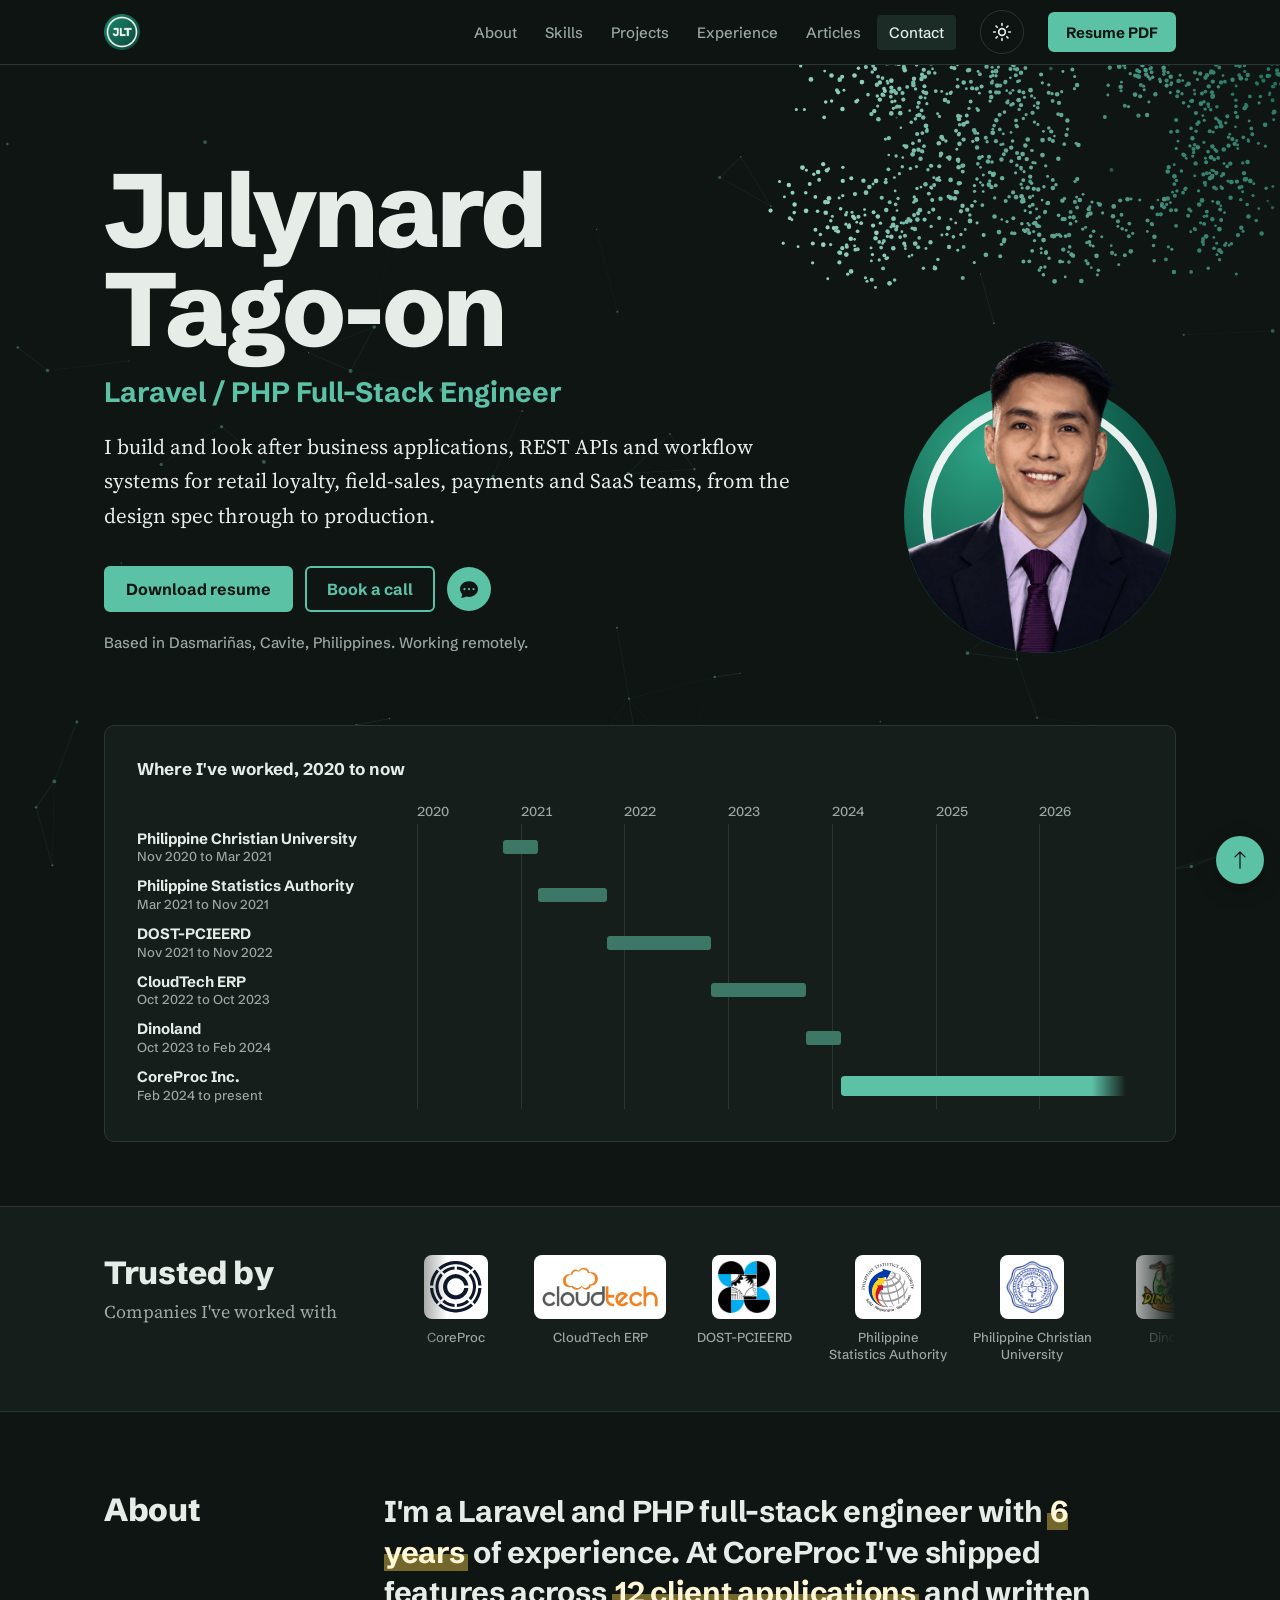
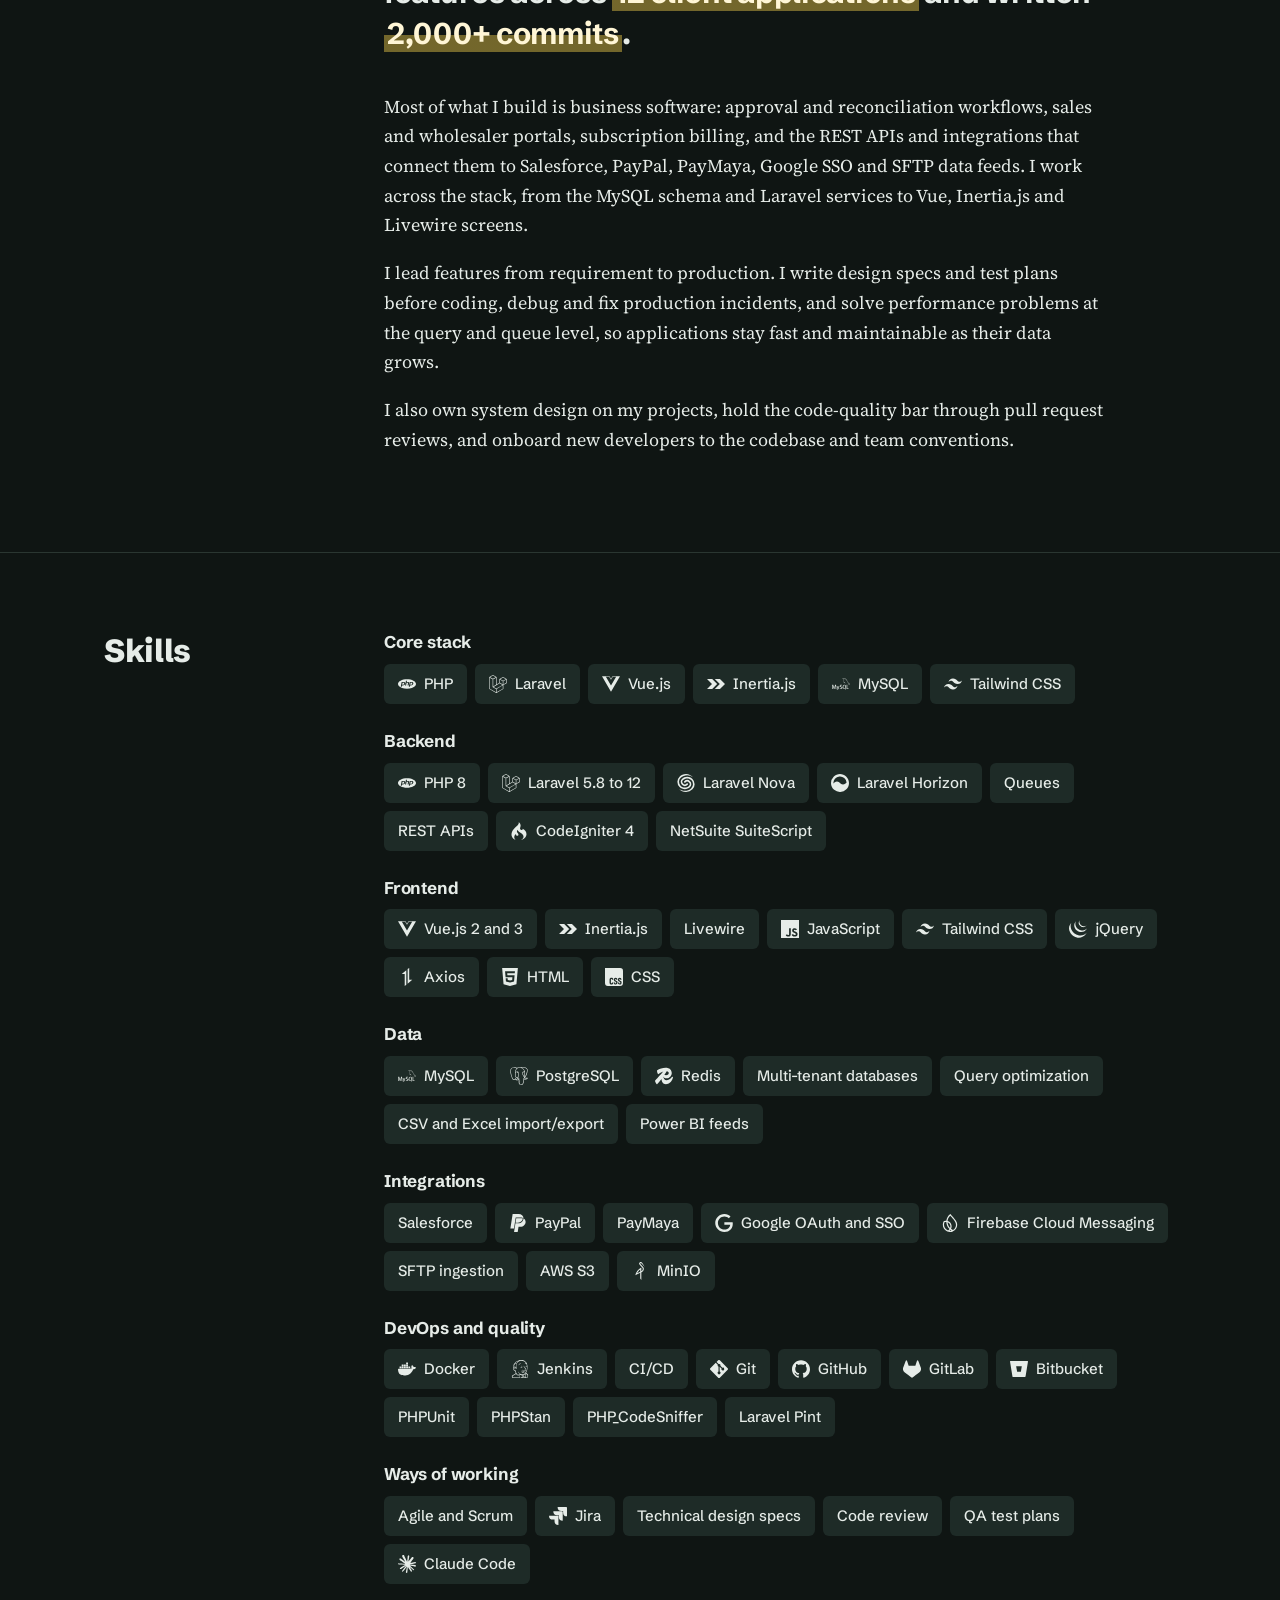
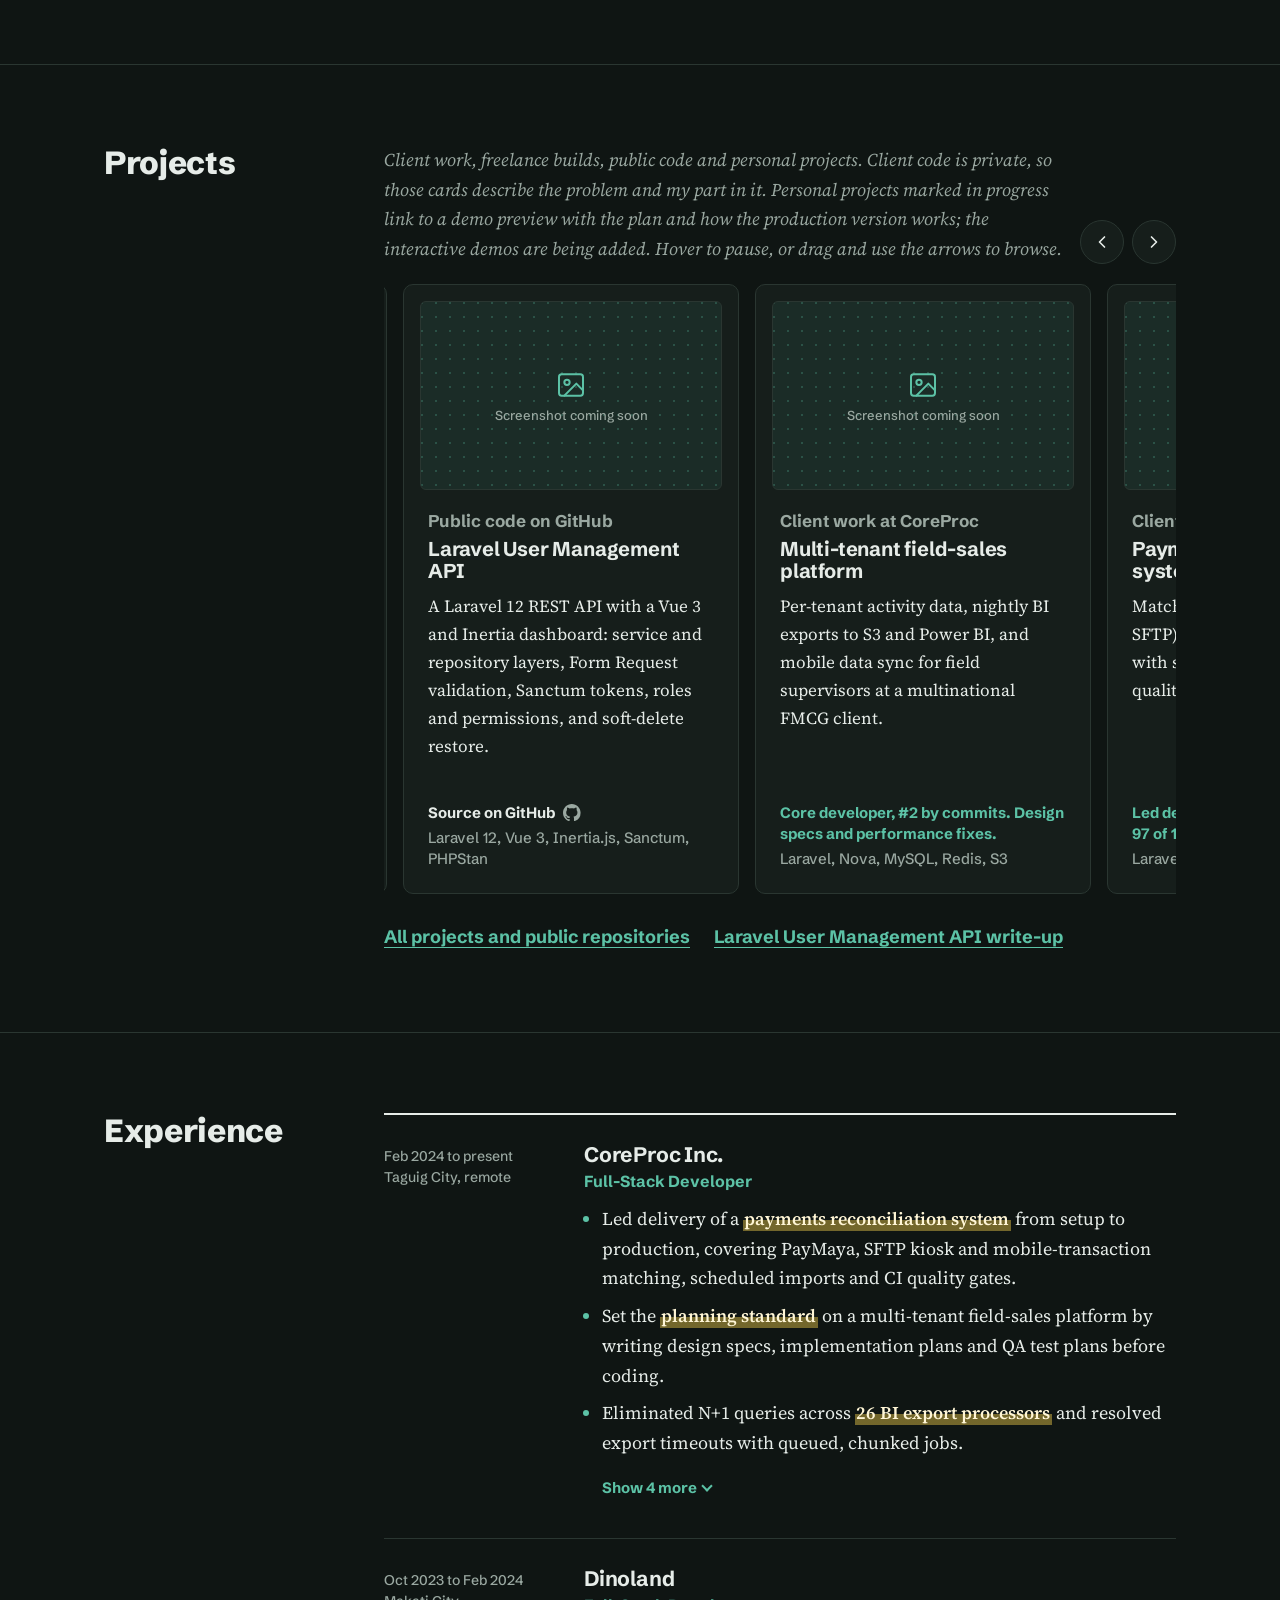
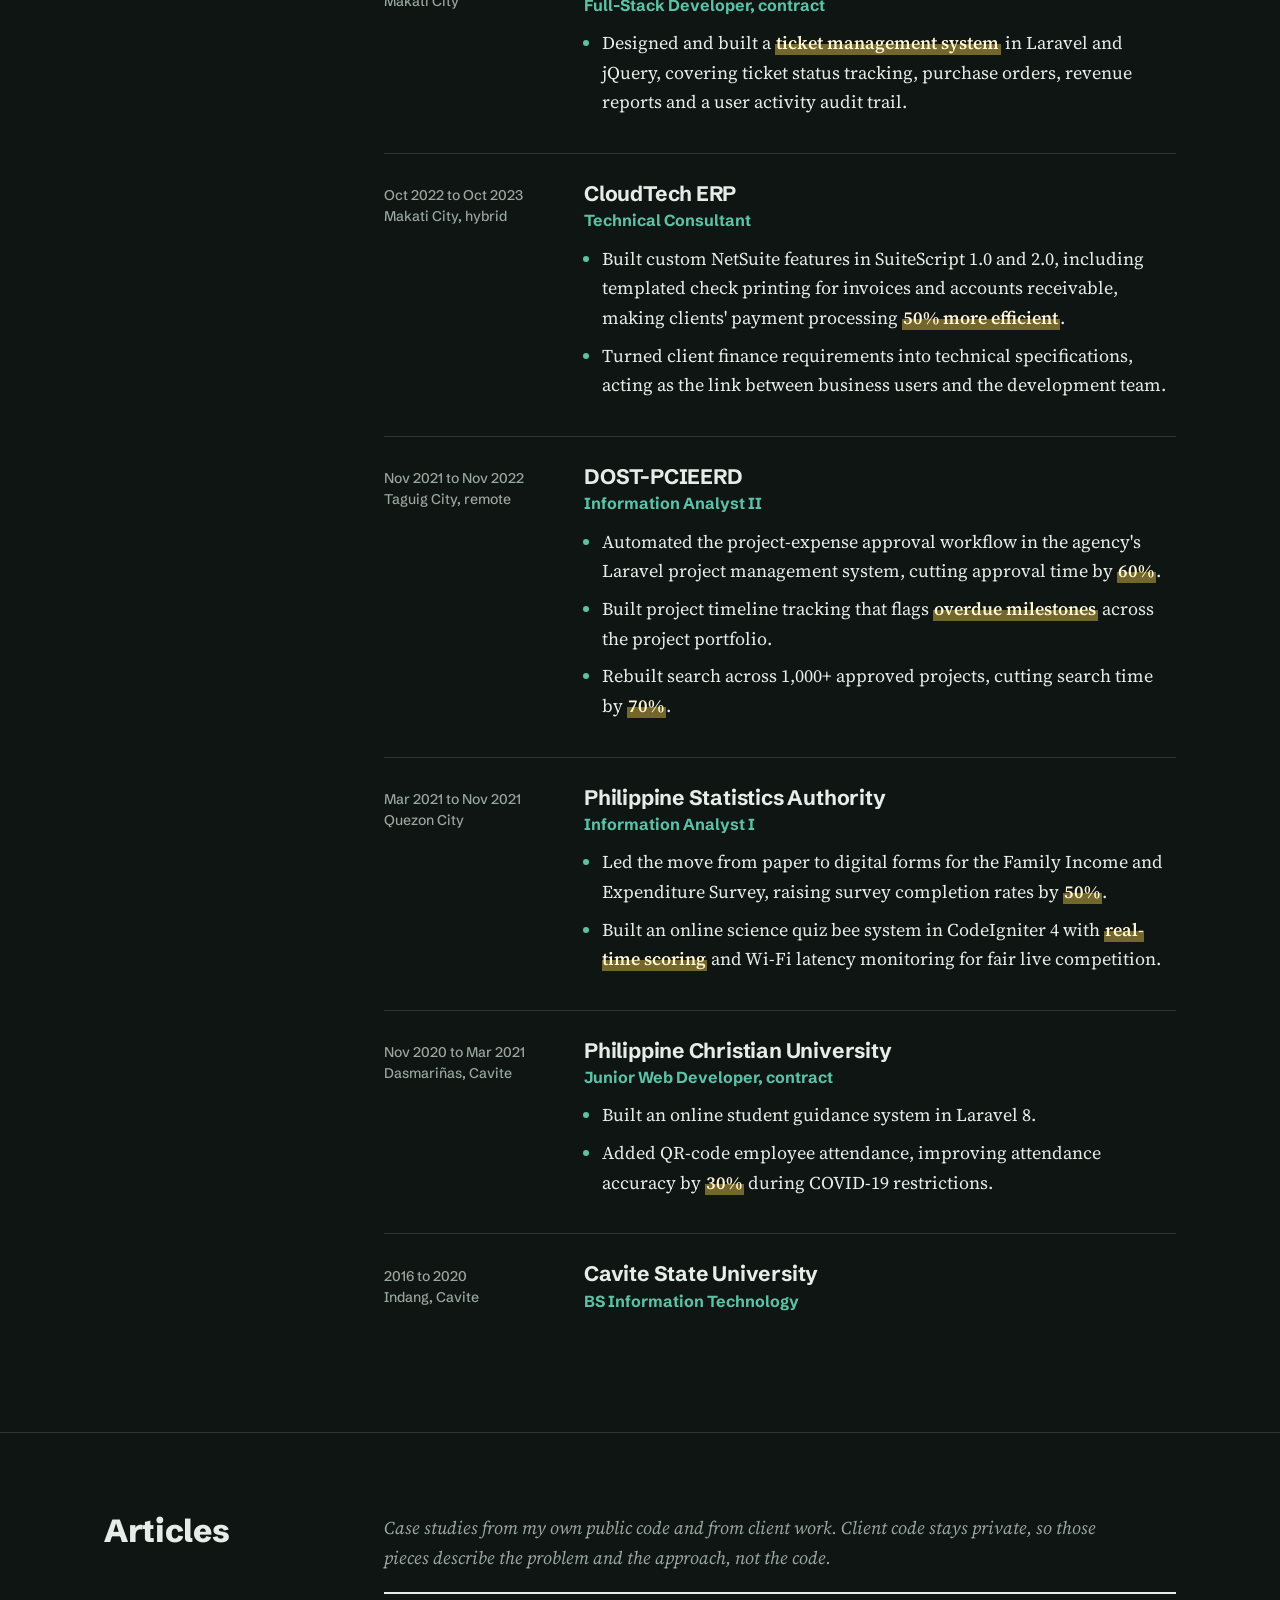
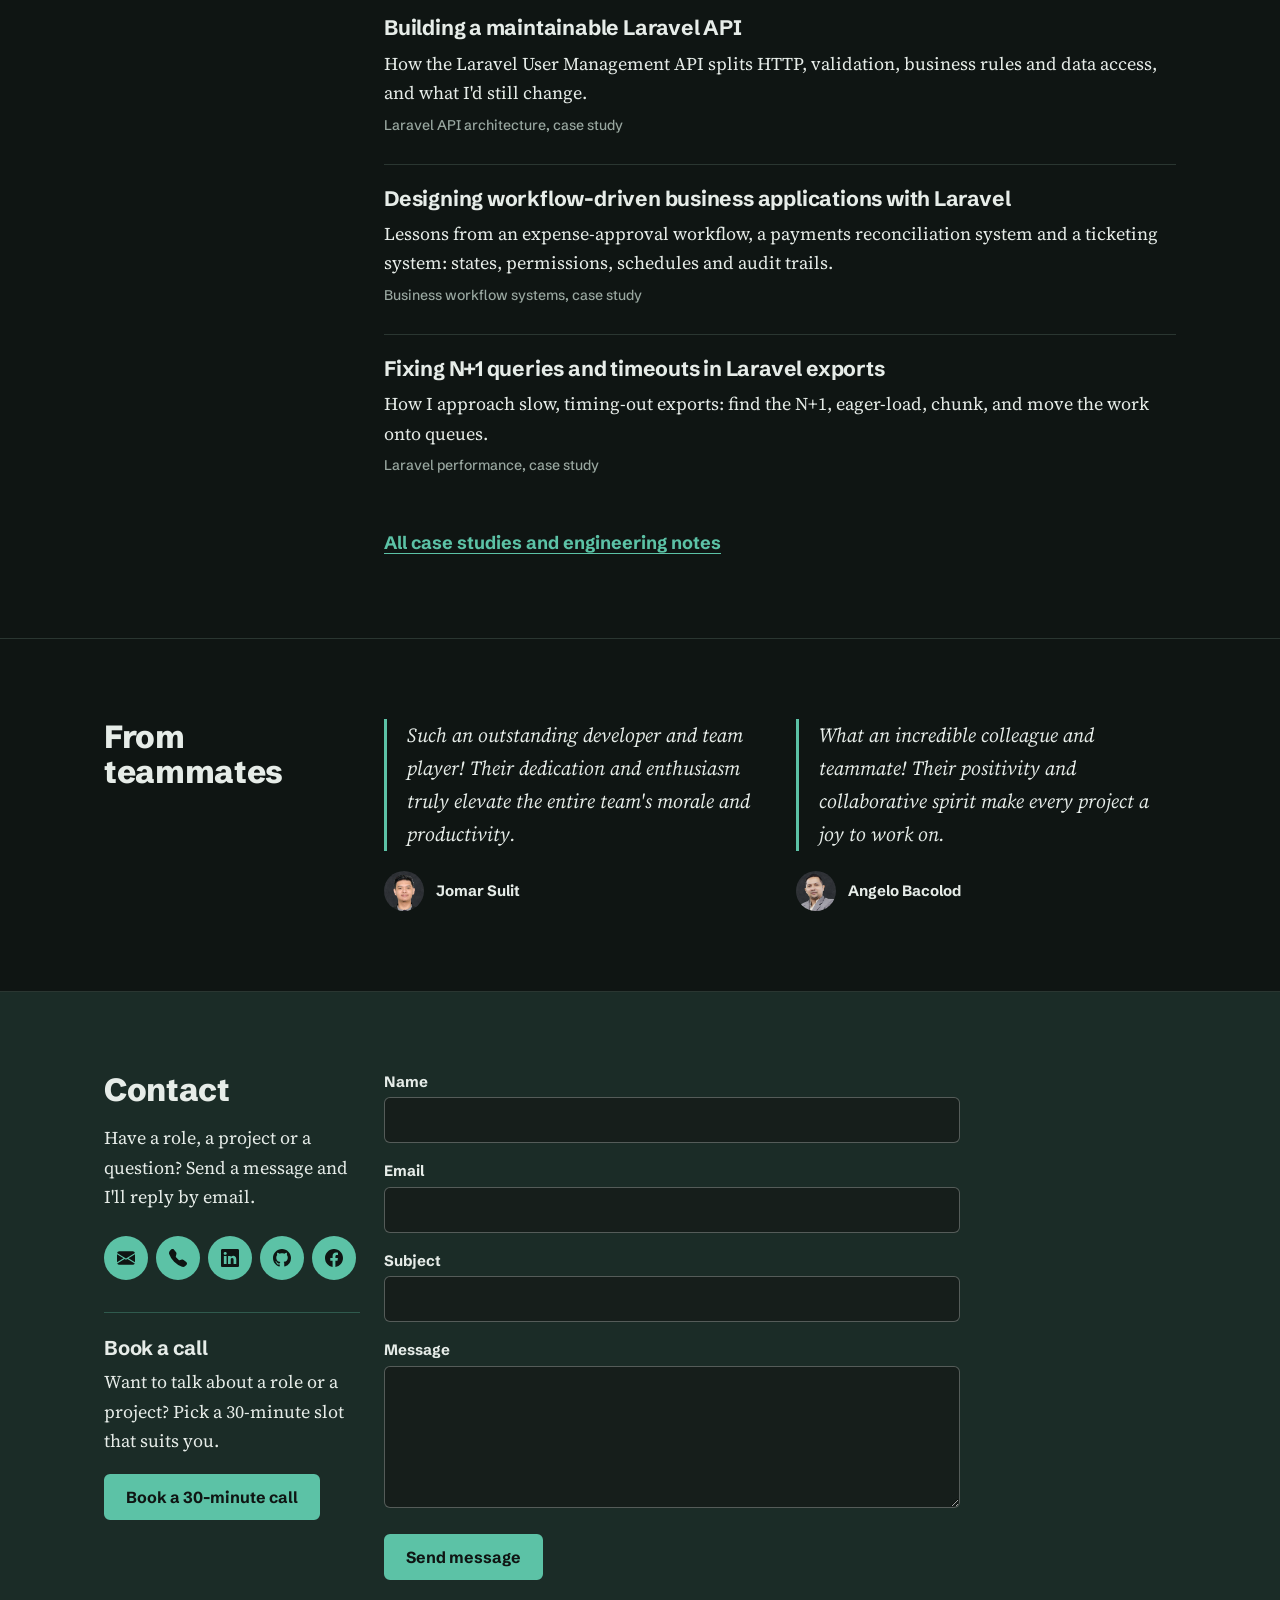
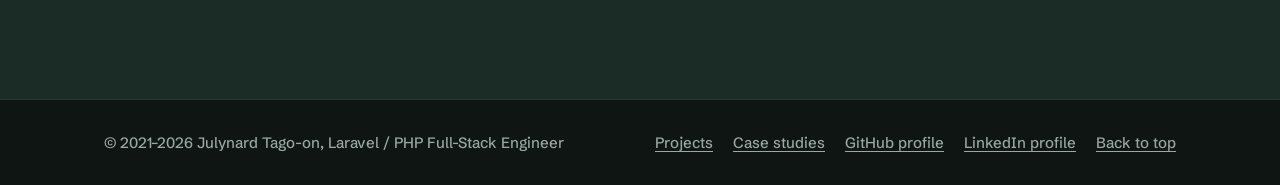
<file: index.html>
<!DOCTYPE html>
<html lang="en" data-theme="dark">
<head>
  <meta charset="utf-8">
  <meta name="viewport" content="width=device-width, initial-scale=1">
  <title>Julynard Tago-on | Laravel &amp; PHP Full-Stack Engineer</title>
  <meta name="description" content="Julynard Tago-on is a Laravel and PHP full-stack engineer from the Philippines specializing in business applications, REST APIs, workflow systems, and performance optimization.">
  <meta name="author" content="Julynard Tago-on">
  <link rel="canonical" href="https://julynardtago-on.netlify.app/">

  <meta property="og:type" content="profile">
  <meta property="og:site_name" content="Julynard Tago-on">
  <meta property="og:locale" content="en_US">
  <meta property="og:url" content="https://julynardtago-on.netlify.app/">
  <meta property="og:title" content="Julynard Tago-on | Laravel &amp; PHP Full-Stack Engineer">
  <meta property="og:description" content="Laravel and PHP full-stack engineer from the Philippines building business applications, REST APIs and workflow systems. 6 years, 12 client applications at CoreProc.">
  <meta property="og:image" content="https://julynardtago-on.netlify.app/img/julynard-2026.jpg">
  <meta property="og:image:width" content="1200">
  <meta property="og:image:height" content="1200">
  <meta property="og:image:alt" content="Portrait of Julynard Tago-on">
  <meta property="profile:first_name" content="Julynard">
  <meta property="profile:last_name" content="Tago-on">
  <meta name="twitter:card" content="summary">
  <meta name="twitter:title" content="Julynard Tago-on | Laravel &amp; PHP Full-Stack Engineer">
  <meta name="twitter:description" content="Laravel and PHP full-stack engineer from the Philippines building business applications, REST APIs and workflow systems.">
  <meta name="twitter:image" content="https://julynardtago-on.netlify.app/img/julynard-2026.jpg">
  <meta name="twitter:image:alt" content="Portrait of Julynard Tago-on">
  <meta name="theme-color" content="#0F1513">
  <script>
    // Apply a saved theme before first paint. Dark is the default.
    try {
      var saved = localStorage.getItem('theme');
      if (saved === 'light' || saved === 'dark') document.documentElement.setAttribute('data-theme', saved);
    } catch (e) {}
  </script>

  <link href="img/JLT.ico" rel="icon" sizes="any">
  <link href="img/icon-192.png" rel="icon" type="image/png" sizes="192x192">
  <link href="img/apple-touch-icon.png" rel="apple-touch-icon">

  <link rel="preconnect" href="https://fonts.googleapis.com">
  <link rel="preconnect" href="https://fonts.gstatic.com" crossorigin>
  <link href="https://fonts.googleapis.com/css2?family=Schibsted+Grotesk:wght@500;700;800&family=Source+Serif+4:ital,opsz,wght@0,8..60,400;0,8..60,600;1,8..60,400&display=swap" rel="stylesheet">
  <link href="css/site.css" rel="stylesheet">

  <script type="application/ld+json">
  {
    "@context": "https://schema.org",
    "@type": "ProfilePage",
    "@id": "https://julynardtago-on.netlify.app/#profile",
    "url": "https://julynardtago-on.netlify.app/",
    "name": "Julynard Tago-on | Laravel & PHP Full-Stack Engineer",
    "inLanguage": "en",
    "dateModified": "2026-10-06",
    "mainEntity": {
      "@type": "Person",
      "@id": "https://julynardtago-on.netlify.app/#person",
      "name": "Julynard Tago-on",
      "alternateName": "Julynard L. Tago-on",
      "givenName": "Julynard",
      "familyName": "Tago-on",
      "url": "https://julynardtago-on.netlify.app/",
      "image": "https://julynardtago-on.netlify.app/img/julynard-2026.jpg",
      "jobTitle": "Laravel / PHP Full-Stack Engineer",
      "description": "Laravel and PHP full-stack engineer from the Philippines with 6 years of experience building business applications, REST APIs and workflow systems, and keeping them fast and maintainable in production.",
      "homeLocation": {
        "@type": "Place",
        "address": {
          "@type": "PostalAddress",
          "addressLocality": "Dasmariñas",
          "addressRegion": "Cavite",
          "addressCountry": "PH"
        }
      },
      "worksFor": {
        "@type": "Organization",
        "name": "CoreProc Inc."
      },
      "alumniOf": {
        "@type": "CollegeOrUniversity",
        "name": "Cavite State University"
      },
      "sameAs": [
        "https://github.com/Julynard",
        "https://www.linkedin.com/in/julynard-tago-on/"
      ],
      "knowsAbout": [
        "Laravel",
        "PHP",
        "REST APIs",
        "Business applications",
        "Workflow systems",
        "Vue.js",
        "Inertia.js",
        "Livewire",
        "MySQL",
        "PostgreSQL",
        "Redis",
        "Database performance",
        "Authentication and authorization",
        "Automated testing",
        "Web application development"
      ]
    }
  }
  </script>
</head>

<body>
  <canvas class="ambient" aria-hidden="true"></canvas>
  <a class="skip" href="#main">Skip to content</a>

  <header class="topbar">
    <div class="wrap topbar-inner">
      <a class="brand" href="#top" aria-label="Julynard Tago-on, back to top"><img src="img/icon-192.png" width="36" height="36" alt=""></a>
      <nav aria-label="Sections">
        <ul class="nav">
          <li><a href="#about">About</a></li>
          <li><a href="#skills">Skills</a></li>
          <li><a href="#projects">Projects</a></li>
          <li><a href="#experience">Experience</a></li>
          <li><a href="#articles">Articles</a></li>
          <li><a href="#contact">Contact</a></li>
        </ul>
      </nav>
      <button class="theme-toggle" type="button" aria-label="Switch to light mode">
        <svg class="icon-sun" viewBox="0 0 24 24" fill="none" stroke="currentColor" stroke-width="2" stroke-linecap="round" aria-hidden="true"><circle cx="12" cy="12" r="4"/><path d="M12 2v2M12 20v2M4.9 4.9l1.4 1.4M17.7 17.7l1.4 1.4M2 12h2M20 12h2M4.9 19.1l1.4-1.4M17.7 6.3l1.4-1.4"/></svg>
        <svg class="icon-moon" viewBox="0 0 24 24" fill="none" stroke="currentColor" stroke-width="2" stroke-linecap="round" stroke-linejoin="round" aria-hidden="true"><path d="M21 12.8A9 9 0 1 1 11.2 3a7 7 0 0 0 9.8 9.8z"/></svg>
      </button>
      <a class="btn btn-small" href="files/2026-Resume-Julynard.pdf" target="_blank" rel="noopener">Resume PDF</a>
    </div>
  </header>

  <main id="main">

    <section class="hero" id="top">
      <canvas class="hero-particles" aria-hidden="true"></canvas>
      <div class="wrap hero-grid">
        <div class="hero-text">
          <h1>Julynard Tago&#8209;on</h1>
          <p class="hero-role">Laravel / PHP Full-Stack Engineer</p>
          <p class="hero-lede">I build and look after business applications, REST APIs and workflow systems for retail loyalty, field-sales, payments and SaaS teams, from the design spec through to production.</p>
          <div class="hero-actions">
            <a class="btn" href="files/2026-Resume-Julynard.pdf" target="_blank" rel="noopener">Download resume</a>
            <a class="btn btn-ghost" href="https://cal.com/julynard-tago-on/30min" target="_blank" rel="noopener">Book a call</a>
            <a class="icon-pill hero-message" href="#contact" aria-label="Send a message" title="Send a message"><svg viewBox="0 0 16 16" fill="currentColor" aria-hidden="true"><path d="M16 8c0 3.866-3.582 7-8 7a9 9 0 0 1-2.347-.306c-.584.296-1.925.864-4.181 1.234-.2.032-.352-.176-.273-.362.354-.836.674-1.95.77-2.966C.744 11.37 0 9.76 0 8c0-3.866 3.582-7 8-7s8 3.134 8 7M5 8a1 1 0 1 0-2 0 1 1 0 0 0 2 0m4 0a1 1 0 1 0-2 0 1 1 0 0 0 2 0m3 1a1 1 0 1 0 0-2 1 1 0 0 0 0 2"/></svg></a>
          </div>
          <p class="hero-where">Based in Dasmariñas, Cavite, Philippines. Working remotely.</p>
        </div>
        <div class="hero-photo">
          <div class="portrait-clip">
            <img class="portrait-dark" src="img/portrait-dark.webp" width="800" height="800" alt="Portrait of Julynard Tago-on">
            <img class="portrait-light" src="img/portrait-light.webp" width="800" height="800" alt="Portrait of Julynard Tago-on wearing pixel sunglasses">
          </div>
        </div>
      </div>

      <div class="wrap">
        <figure class="career" aria-labelledby="career-caption">
          <figcaption id="career-caption">Where I've worked, 2020 to now</figcaption>
          <div class="career-axis" aria-hidden="true">
            <span style="--m:0">2020</span><span style="--m:12">2021</span><span style="--m:24">2022</span><span style="--m:36">2023</span><span style="--m:48">2024</span><span style="--m:60">2025</span><span style="--m:72">2026</span>
          </div>
          <ol class="career-rows">
            <li style="--s:10;--e:14"><a href="#exp-pcu"><span class="career-name">Philippine Christian University</span><span class="career-dates">Nov 2020 to Mar 2021</span></a><span class="career-bar"></span></li>
            <li style="--s:14;--e:22"><a href="#exp-psa"><span class="career-name">Philippine Statistics Authority</span><span class="career-dates">Mar 2021 to Nov 2021</span></a><span class="career-bar"></span></li>
            <li style="--s:22;--e:34"><a href="#exp-dost"><span class="career-name">DOST-PCIEERD</span><span class="career-dates">Nov 2021 to Nov 2022</span></a><span class="career-bar"></span></li>
            <li style="--s:34;--e:45"><a href="#exp-cloudtech"><span class="career-name">CloudTech ERP</span><span class="career-dates">Oct 2022 to Oct 2023</span></a><span class="career-bar"></span></li>
            <li style="--s:45;--e:49"><a href="#exp-dinoland"><span class="career-name">Dinoland</span><span class="career-dates">Oct 2023 to Feb 2024</span></a><span class="career-bar"></span></li>
            <li class="is-now" style="--s:49;--e:82"><a href="#exp-coreproc"><span class="career-name">CoreProc Inc.</span><span class="career-dates">Feb 2024 to present</span></a><span class="career-bar"></span></li>
          </ol>
        </figure>
      </div>
    </section>

    <section class="trusted" aria-labelledby="trusted-title">
      <div class="wrap split">
        <div>
          <h2 id="trusted-title">Trusted by</h2>
          <p class="trusted-sub">Companies I've worked with</p>
        </div>
        <div class="logo-marquee">
          <ul class="logos">
            <li><img src="img/companies/coreproc.svg" width="72" height="72" alt=""><span>CoreProc</span></li>
            <li><img src="img/companies/cloudtech.png" width="200" height="77" alt=""><span>CloudTech ERP</span></li>
            <li><img src="img/companies/pcieerd.png" width="240" height="240" alt=""><span>DOST-PCIEERD</span></li>
            <li><img src="img/companies/psa.svg" width="120" height="120" alt=""><span>Philippine Statistics Authority</span></li>
            <li><img src="img/companies/pcu.png" width="240" height="238" alt=""><span>Philippine Christian University</span></li>
            <li><img src="img/companies/dinoland.webp" width="320" height="242" alt=""><span>Dinoland</span></li>
          </ul>
        </div>
      </div>
    </section>

    <section class="section" id="about" aria-labelledby="about-title">
      <div class="wrap split">
        <h2 id="about-title">About</h2>
        <div class="prose">
          <p class="big">I'm a Laravel and PHP full-stack engineer with <mark>6 years</mark> of experience. At CoreProc I've shipped features across <mark>12 client applications</mark> and written <mark>2,000+ commits</mark>.</p>
          <p>Most of what I build is business software: approval and reconciliation workflows, sales and wholesaler portals, subscription billing, and the REST APIs and integrations that connect them to Salesforce, PayPal, PayMaya, Google SSO and SFTP data feeds. I work across the stack, from the MySQL schema and Laravel services to Vue, Inertia.js and Livewire screens.</p>
          <p>I lead features from requirement to production. I write design specs and test plans before coding, debug and fix production incidents, and solve performance problems at the query and queue level, so applications stay fast and maintainable as their data grows.</p>
          <p>I also own system design on my projects, hold the code-quality bar through pull request reviews, and onboard new developers to the codebase and team conventions.</p>
        </div>
      </div>
    </section>

    <section class="section" id="skills" aria-labelledby="skills-title">
      <div class="wrap split">
        <h2 id="skills-title">Skills</h2>
        <div class="skill-groups">
          <div class="skill-group">
            <h3>Core stack</h3>
            <ul class="chips">
              <li class="chip"><span class="chip-icon" style="--icon: url('/img/skills/php.svg')" aria-hidden="true"></span>PHP</li>
              <li class="chip"><span class="chip-icon" style="--icon: url('/img/skills/laravel.svg')" aria-hidden="true"></span>Laravel</li>
              <li class="chip"><span class="chip-icon" style="--icon: url('/img/skills/vuedotjs.svg')" aria-hidden="true"></span>Vue.js</li>
              <li class="chip"><span class="chip-icon" style="--icon: url('/img/skills/inertia.svg')" aria-hidden="true"></span>Inertia.js</li>
              <li class="chip"><span class="chip-icon" style="--icon: url('/img/skills/mysql.svg')" aria-hidden="true"></span>MySQL</li>
              <li class="chip"><span class="chip-icon" style="--icon: url('/img/skills/tailwindcss.svg')" aria-hidden="true"></span>Tailwind CSS</li>
            </ul>
          </div>
          <div class="skill-group">
            <h3>Backend</h3>
            <ul class="chips">
              <li class="chip"><span class="chip-icon" style="--icon: url('/img/skills/php.svg')" aria-hidden="true"></span>PHP 8</li>
              <li class="chip"><span class="chip-icon" style="--icon: url('/img/skills/laravel.svg')" aria-hidden="true"></span>Laravel 5.8 to 12</li>
              <li class="chip"><span class="chip-icon" style="--icon: url('/img/skills/laravelnova.svg')" aria-hidden="true"></span>Laravel Nova</li>
              <li class="chip"><span class="chip-icon" style="--icon: url('/img/skills/laravelhorizon.svg')" aria-hidden="true"></span>Laravel Horizon</li>
              <li class="chip">Queues</li>
              <li class="chip">REST APIs</li>
              <li class="chip"><span class="chip-icon" style="--icon: url('/img/skills/codeigniter.svg')" aria-hidden="true"></span>CodeIgniter 4</li>
              <li class="chip">NetSuite SuiteScript</li>
            </ul>
          </div>
          <div class="skill-group">
            <h3>Frontend</h3>
            <ul class="chips">
              <li class="chip"><span class="chip-icon" style="--icon: url('/img/skills/vuedotjs.svg')" aria-hidden="true"></span>Vue.js 2 and 3</li>
              <li class="chip"><span class="chip-icon" style="--icon: url('/img/skills/inertia.svg')" aria-hidden="true"></span>Inertia.js</li>
              <li class="chip">Livewire</li>
              <li class="chip"><span class="chip-icon" style="--icon: url('/img/skills/javascript.svg')" aria-hidden="true"></span>JavaScript</li>
              <li class="chip"><span class="chip-icon" style="--icon: url('/img/skills/tailwindcss.svg')" aria-hidden="true"></span>Tailwind CSS</li>
              <li class="chip"><span class="chip-icon" style="--icon: url('/img/skills/jquery.svg')" aria-hidden="true"></span>jQuery</li>
              <li class="chip"><span class="chip-icon" style="--icon: url('/img/skills/axios.svg')" aria-hidden="true"></span>Axios</li>
              <li class="chip"><span class="chip-icon" style="--icon: url('/img/skills/html5.svg')" aria-hidden="true"></span>HTML</li>
              <li class="chip"><span class="chip-icon" style="--icon: url('/img/skills/css.svg')" aria-hidden="true"></span>CSS</li>
            </ul>
          </div>
          <div class="skill-group">
            <h3>Data</h3>
            <ul class="chips">
              <li class="chip"><span class="chip-icon" style="--icon: url('/img/skills/mysql.svg')" aria-hidden="true"></span>MySQL</li>
              <li class="chip"><span class="chip-icon" style="--icon: url('/img/skills/postgresql.svg')" aria-hidden="true"></span>PostgreSQL</li>
              <li class="chip"><span class="chip-icon" style="--icon: url('/img/skills/redis.svg')" aria-hidden="true"></span>Redis</li>
              <li class="chip">Multi-tenant databases</li>
              <li class="chip">Query optimization</li>
              <li class="chip">CSV and Excel import/export</li>
              <li class="chip">Power BI feeds</li>
            </ul>
          </div>
          <div class="skill-group">
            <h3>Integrations</h3>
            <ul class="chips">
              <li class="chip">Salesforce</li>
              <li class="chip"><span class="chip-icon" style="--icon: url('/img/skills/paypal.svg')" aria-hidden="true"></span>PayPal</li>
              <li class="chip">PayMaya</li>
              <li class="chip"><span class="chip-icon" style="--icon: url('/img/skills/google.svg')" aria-hidden="true"></span>Google OAuth and SSO</li>
              <li class="chip"><span class="chip-icon" style="--icon: url('/img/skills/firebase.svg')" aria-hidden="true"></span>Firebase Cloud Messaging</li>
              <li class="chip">SFTP ingestion</li>
              <li class="chip">AWS S3</li>
              <li class="chip"><span class="chip-icon" style="--icon: url('/img/skills/minio.svg')" aria-hidden="true"></span>MinIO</li>
            </ul>
          </div>
          <div class="skill-group">
            <h3>DevOps and quality</h3>
            <ul class="chips">
              <li class="chip"><span class="chip-icon" style="--icon: url('/img/skills/docker.svg')" aria-hidden="true"></span>Docker</li>
              <li class="chip"><span class="chip-icon" style="--icon: url('/img/skills/jenkins.svg')" aria-hidden="true"></span>Jenkins</li>
              <li class="chip">CI/CD</li>
              <li class="chip"><span class="chip-icon" style="--icon: url('/img/skills/git.svg')" aria-hidden="true"></span>Git</li>
              <li class="chip"><span class="chip-icon" style="--icon: url('/img/skills/github.svg')" aria-hidden="true"></span>GitHub</li>
              <li class="chip"><span class="chip-icon" style="--icon: url('/img/skills/gitlab.svg')" aria-hidden="true"></span>GitLab</li>
              <li class="chip"><span class="chip-icon" style="--icon: url('/img/skills/bitbucket.svg')" aria-hidden="true"></span>Bitbucket</li>
              <li class="chip">PHPUnit</li>
              <li class="chip">PHPStan</li>
              <li class="chip">PHP_CodeSniffer</li>
              <li class="chip">Laravel Pint</li>
            </ul>
          </div>
          <div class="skill-group">
            <h3>Ways of working</h3>
            <ul class="chips">
              <li class="chip">Agile and Scrum</li>
              <li class="chip"><span class="chip-icon" style="--icon: url('/img/skills/jira.svg')" aria-hidden="true"></span>Jira</li>
              <li class="chip">Technical design specs</li>
              <li class="chip">Code review</li>
              <li class="chip">QA test plans</li>
              <li class="chip"><span class="chip-icon" style="--icon: url('/img/skills/claude.svg')" aria-hidden="true"></span>Claude Code</li>
            </ul>
          </div>
        </div>
      </div>
    </section>

    <section class="section" id="projects" aria-labelledby="projects-title">
      <div class="wrap split">
        <h2 id="projects-title">Projects</h2>
        <div class="scroller">
          <div class="scroller-head">
            <p class="note">Client work, freelance builds, public code and personal projects. Client code is private, so those cards describe the problem and my part in it. Personal projects marked in progress link to a demo preview with the plan and how the production version works; the interactive demos are being added. Hover to pause, or drag and use the arrows to browse.</p>
            <div class="scroller-buttons">
              <button class="scroller-btn" type="button" data-dir="-1" aria-label="Previous projects"><svg viewBox="0 0 24 24" fill="none" stroke="currentColor" stroke-width="2" stroke-linecap="round" stroke-linejoin="round" aria-hidden="true"><path d="M15 18l-6-6 6-6"/></svg></button>
              <button class="scroller-btn" type="button" data-dir="1" aria-label="Next projects"><svg viewBox="0 0 24 24" fill="none" stroke="currentColor" stroke-width="2" stroke-linecap="round" stroke-linejoin="round" aria-hidden="true"><path d="M9 18l6-6-6-6"/></svg></button>
            </div>
          </div>
          <ul class="side-track" tabindex="0" aria-label="Projects, scrolls sideways">
            <li class="side-card">
              <div class="card-media is-placeholder"><svg viewBox="0 0 24 24" fill="none" stroke="currentColor" stroke-width="1.5" stroke-linecap="round" stroke-linejoin="round" aria-hidden="true"><rect x="3" y="4" width="18" height="16" rx="2"/><circle cx="9" cy="10" r="2"/><path d="M21 16l-5-5-9 9"/></svg><span>Screenshot coming soon</span></div>
              <p class="kind">Public code on GitHub</p>
              <h3><a class="repo-link" href="/projects/laravel-user-management-api/">Laravel User Management API</a></h3>
              <p>A Laravel 12 REST API with a Vue 3 and Inertia dashboard: service and repository layers, Form Request validation, Sanctum tokens, roles and permissions, and soft-delete restore.</p>
              <p class="meta"><span class="role"><a class="repo-link" href="https://github.com/Julynard/technical-task-simple-user-management-crud" rel="noopener">Source on GitHub <svg class="gh" viewBox="0 0 16 16" aria-hidden="true"><path fill="currentColor" d="M8 0C3.58 0 0 3.58 0 8c0 3.54 2.29 6.53 5.47 7.59.4.07.55-.17.55-.38 0-.19-.01-.82-.01-1.49-2.01.37-2.53-.49-2.69-.94-.09-.23-.48-.94-.82-1.13-.28-.15-.68-.52-.01-.53.63-.01 1.08.58 1.23.82.72 1.21 1.87.87 2.33.66.07-.52.28-.87.51-1.07-1.78-.2-3.64-.89-3.64-3.95 0-.87.31-1.59.82-2.15-.08-.2-.36-1.02.08-2.12 0 0 .67-.21 2.2.82.64-.18 1.32-.27 2-.27.68 0 1.36.09 2 .27 1.53-1.04 2.2-.82 2.2-.82.44 1.1.16 1.92.08 2.12.51.56.82 1.27.82 2.15 0 3.07-1.87 3.75-3.65 3.95.29.25.54.73.54 1.48 0 1.07-.01 1.93-.01 2.2 0 .21.15.46.55.38A8.013 8.013 0 0016 8c0-4.42-3.58-8-8-8z"/></svg></a></span> <span class="stack">Laravel 12, Vue 3, Inertia.js, Sanctum, PHPStan</span></p>
            </li>
            <li class="side-card">
              <div class="card-media is-placeholder"><svg viewBox="0 0 24 24" fill="none" stroke="currentColor" stroke-width="1.5" stroke-linecap="round" stroke-linejoin="round" aria-hidden="true"><rect x="3" y="4" width="18" height="16" rx="2"/><circle cx="9" cy="10" r="2"/><path d="M21 16l-5-5-9 9"/></svg><span>Screenshot coming soon</span></div>
              <p class="kind">Client work at CoreProc</p>
              <h3>Multi-tenant field-sales platform</h3>
              <p>Per-tenant activity data, nightly BI exports to S3 and Power BI, and mobile data sync for field supervisors at a multinational FMCG client.</p>
              <p class="meta"><span class="role">Core developer, #2 by commits. Design specs and performance fixes.</span> <span class="stack">Laravel, Nova, MySQL, Redis, S3</span></p>
            </li>
            <li class="side-card">
              <div class="card-media is-placeholder"><svg viewBox="0 0 24 24" fill="none" stroke="currentColor" stroke-width="1.5" stroke-linecap="round" stroke-linejoin="round" aria-hidden="true"><rect x="3" y="4" width="18" height="16" rx="2"/><circle cx="9" cy="10" r="2"/><path d="M21 16l-5-5-9 9"/></svg><span>Screenshot coming soon</span></div>
              <p class="kind">Client work at CoreProc</p>
              <h3>Payments reconciliation system</h3>
              <p>Matches PayMaya, kiosk cash (over SFTP) and mobile-app transactions with scheduled imports and CI quality gates.</p>
              <p class="meta"><span class="role">Led delivery from setup to production. 97 of 107 commits.</span> <span class="stack">Laravel, Nova, scheduled jobs, SFTP</span></p>
            </li>
            <li class="side-card">
              <div class="card-media is-placeholder"><svg viewBox="0 0 24 24" fill="none" stroke="currentColor" stroke-width="1.5" stroke-linecap="round" stroke-linejoin="round" aria-hidden="true"><rect x="3" y="4" width="18" height="16" rx="2"/><circle cx="9" cy="10" r="2"/><path d="M21 16l-5-5-9 9"/></svg><span>Screenshot coming soon</span></div>
              <p class="kind">Client work at CoreProc</p>
              <h3>Team-collaboration SaaS</h3>
              <p>Sign-up, Google SSO, paid PayPal subscriptions and team credits.</p>
              <p class="meta"><span class="role">Top contributor, 600+ commits.</span> <span class="stack">Laravel, Inertia.js, Vue 3, PayPal</span></p>
            </li>
            <li class="side-card">
              <div class="card-media is-placeholder"><svg viewBox="0 0 24 24" fill="none" stroke="currentColor" stroke-width="1.5" stroke-linecap="round" stroke-linejoin="round" aria-hidden="true"><rect x="3" y="4" width="18" height="16" rx="2"/><circle cx="9" cy="10" r="2"/><path d="M21 16l-5-5-9 9"/></svg><span>Screenshot coming soon</span></div>
              <p class="kind">Client work at CoreProc</p>
              <h3>Wholesaler performance portal</h3>
              <p>Sales targets, dashboards, Salesforce data and bulk import and export for a wholesaler network.</p>
              <p class="meta"><span class="role">Top contributor, 300+ commits.</span> <span class="stack">Laravel, Inertia.js, Vue, MySQL views</span></p>
            </li>
            <li class="side-card">
              <div class="card-media"><img src="img/dinoland-site.webp" width="1280" height="684" loading="lazy" alt="Dinoland public website home page"></div>
              <p class="kind">Freelance</p>
              <h3><a class="repo-link" href="https://system.dinolandph.com" target="_blank" rel="noopener">Dinoland ticketing</a></h3>
              <p>A public site and a ticket management system for a dinosaur-themed attraction, covering ticket status, purchase orders, revenue reports and an audit trail.</p>
              <p class="meta"><span class="role">Designed and built it, Oct 2023 to Feb 2024.</span> <span class="stack">Laravel, jQuery</span></p>
            </li>
            <li class="side-card">
              <div class="card-media is-placeholder"><svg viewBox="0 0 24 24" fill="none" stroke="currentColor" stroke-width="1.5" stroke-linecap="round" stroke-linejoin="round" aria-hidden="true"><rect x="3" y="4" width="18" height="16" rx="2"/><circle cx="9" cy="10" r="2"/><path d="M21 16l-5-5-9 9"/></svg><span>Screenshot coming soon</span></div>
              <p class="kind">Personal project, in progress</p>
              <h3><a class="repo-link" href="https://julynard.github.io/payout-reconciler/" target="_blank" rel="noopener">Payout Reconciler</a></h3>
              <p>Matches e-wallet exports, kiosk cash files over SFTP and app orders against a ledger, then flags what's missing or mismatched.</p>
              <p class="meta"><span class="role">Based on the payments reconciliation system I led at CoreProc.</span> <span class="role"><a class="repo-link" href="https://julynard.github.io/payout-reconciler/" target="_blank" rel="noopener">Demo preview ↗</a></span> <span class="stack">Vue 3, TypeScript, Vitest · models a Laravel, Horizon and SFTP pipeline</span></p>
            </li>
            <li class="side-card">
              <div class="card-media is-placeholder"><svg viewBox="0 0 24 24" fill="none" stroke="currentColor" stroke-width="1.5" stroke-linecap="round" stroke-linejoin="round" aria-hidden="true"><rect x="3" y="4" width="18" height="16" rx="2"/><circle cx="9" cy="10" r="2"/><path d="M21 16l-5-5-9 9"/></svg><span>Screenshot coming soon</span></div>
              <p class="kind">Personal project, in progress</p>
              <h3><a class="repo-link" href="https://julynard.github.io/fieldtrack/" target="_blank" rel="noopener">FieldTrack</a></h3>
              <p>Multi-tenant app for field sales reps: store visits, GPS check-ins, offline sync and a supervisor dashboard by district.</p>
              <p class="meta"><span class="role">Based on the field-sales platform and multi-district sync work.</span> <span class="role"><a class="repo-link" href="https://julynard.github.io/fieldtrack/" target="_blank" rel="noopener">Demo preview ↗</a></span> <span class="stack">Vue 3, TypeScript, Vitest · models Laravel multi-tenancy and offline sync</span></p>
            </li>
            <li class="side-card">
              <div class="card-media is-placeholder"><svg viewBox="0 0 24 24" fill="none" stroke="currentColor" stroke-width="1.5" stroke-linecap="round" stroke-linejoin="round" aria-hidden="true"><rect x="3" y="4" width="18" height="16" rx="2"/><circle cx="9" cy="10" r="2"/><path d="M21 16l-5-5-9 9"/></svg><span>Screenshot coming soon</span></div>
              <p class="kind">Personal project, in progress</p>
              <h3><a class="repo-link" href="https://julynard.github.io/laravel-export-kit/" target="_blank" rel="noopener">Laravel Export Kit</a></h3>
              <p>A Laravel package for large exports: queued, chunked jobs streamed to S3 or CSV, with an N+1 query detector.</p>
              <p class="meta"><span class="role">Based on fixing timeouts across 26 BI export processors.</span> <span class="role"><a class="repo-link" href="https://julynard.github.io/laravel-export-kit/" target="_blank" rel="noopener">Demo preview ↗</a></span> <span class="stack">Laravel and PHP patterns, Vue 3 simulator</span></p>
            </li>
            <li class="side-card">
              <div class="card-media is-placeholder"><svg viewBox="0 0 24 24" fill="none" stroke="currentColor" stroke-width="1.5" stroke-linecap="round" stroke-linejoin="round" aria-hidden="true"><rect x="3" y="4" width="18" height="16" rx="2"/><circle cx="9" cy="10" r="2"/><path d="M21 16l-5-5-9 9"/></svg><span>Screenshot coming soon</span></div>
              <p class="kind">Personal project, in progress</p>
              <h3><a class="repo-link" href="https://julynard.github.io/teamcredits-saas-starter/" target="_blank" rel="noopener">TeamCredits SaaS Starter</a></h3>
              <p>A starting point for SaaS apps with Google sign-in, PayPal subscriptions, team invites and a shared credit balance.</p>
              <p class="meta"><span class="role">Based on the team-collaboration SaaS.</span> <span class="role"><a class="repo-link" href="https://julynard.github.io/teamcredits-saas-starter/" target="_blank" rel="noopener">Demo preview ↗</a></span> <span class="stack">Vue 3, TypeScript, Vitest · models Laravel billing and PayPal webhooks</span></p>
            </li>
            <li class="side-card">
              <div class="card-media is-placeholder"><span>Screenshot coming soon</span></div>
              <p class="kind">Personal project, in progress</p>
              <h3><a class="repo-link" href="https://julynard.github.io/targets-rewards-portal/" target="_blank" rel="noopener">Targets &amp; Rewards Portal</a></h3>
              <p>Monthly sales targets uploaded by CSV, progress dashboards, partial rewards and loyalty tiers for a wholesaler network.</p>
              <p class="meta"><span class="role">Based on the wholesaler performance portal at CoreProc.</span> <span class="role"><a class="repo-link" href="https://julynard.github.io/targets-rewards-portal/" target="_blank" rel="noopener">Demo preview ↗</a></span> <span class="stack">Vue 3, TypeScript, Vitest · models Laravel reporting views</span></p>
            </li>
            <li class="side-card">
              <div class="card-media is-placeholder"><span>Screenshot coming soon</span></div>
              <p class="kind">Personal project, in progress</p>
              <h3><a class="repo-link" href="https://julynard.github.io/parkpay/" target="_blank" rel="noopener">ParkPay</a></h3>
              <p>Pay-as-you-park with live slot availability, a fee calculator by rate blocks, card payments, sequential invoices and monthly rental contracts.</p>
              <p class="meta"><span class="role">Based on the parking platform payments and invoicing I built at CoreProc.</span> <span class="role"><a class="repo-link" href="https://julynard.github.io/parkpay/" target="_blank" rel="noopener">Demo preview ↗</a></span> <span class="stack">Vue 3, TypeScript, Vitest · models a Laravel payments API</span></p>
            </li>
            <li class="side-card">
              <div class="card-media is-placeholder"><span>Screenshot coming soon</span></div>
              <p class="kind">Personal project, in progress</p>
              <h3><a class="repo-link" href="https://julynard.github.io/shipbox-checkout/" target="_blank" rel="noopener">ShipBox Checkout</a></h3>
              <p>Package-forwarding checkout with a sign-up coupon that can't be double-dipped, honest payment outcomes and shipment tracking.</p>
              <p class="meta"><span class="role">Based on the sign-up coupon and payment hardening I shipped at CoreProc.</span> <span class="role"><a class="repo-link" href="https://julynard.github.io/shipbox-checkout/" target="_blank" rel="noopener">Demo preview ↗</a></span> <span class="stack">Vue 3, TypeScript, Vitest · models Laravel checkout and payments</span></p>
            </li>
            <li class="side-card">
              <div class="card-media is-placeholder"><svg viewBox="0 0 24 24" fill="none" stroke="currentColor" stroke-width="1.5" stroke-linecap="round" stroke-linejoin="round" aria-hidden="true"><rect x="3" y="4" width="18" height="16" rx="2"/><circle cx="9" cy="10" r="2"/><path d="M21 16l-5-5-9 9"/></svg><span>Screenshot coming soon</span></div>
              <p class="kind">Personal project, in progress</p>
              <h3><a class="repo-link" href="https://julynard.github.io/ticketgate/" target="_blank" rel="noopener">TicketGate</a></h3>
              <p>Ticketing and QR check-in for attractions and events, with purchase orders, daily revenue reports and an audit trail.</p>
              <p class="meta"><span class="role">Based on the Dinoland ticket system and PCU QR attendance.</span> <span class="role"><a class="repo-link" href="https://julynard.github.io/ticketgate/" target="_blank" rel="noopener">Demo preview ↗</a></span> <span class="stack">Vue 3, TypeScript, Vitest, QR scanning</span></p>
            </li>
            <li class="side-card">
              <div class="card-media is-placeholder"><svg viewBox="0 0 24 24" fill="none" stroke="currentColor" stroke-width="1.5" stroke-linecap="round" stroke-linejoin="round" aria-hidden="true"><rect x="3" y="4" width="18" height="16" rx="2"/><circle cx="9" cy="10" r="2"/><path d="M21 16l-5-5-9 9"/></svg><span>Screenshot coming soon</span></div>
              <p class="kind">Personal project, in progress</p>
              <h3><a class="repo-link" href="https://julynard.github.io/approvalflow/" target="_blank" rel="noopener">ApprovalFlow</a></h3>
              <p>A configurable multi-step approval engine for expense requests, with email notifications and overdue alerts.</p>
              <p class="meta"><span class="role">Based on the DOST-PCIEERD expense approval workflow.</span> <span class="role"><a class="repo-link" href="https://julynard.github.io/approvalflow/" target="_blank" rel="noopener">Demo preview ↗</a></span> <span class="stack">Vue 3, TypeScript, Vitest · models a Laravel approval engine</span></p>
            </li>
            <li class="side-card">
              <div class="card-media is-placeholder"><svg viewBox="0 0 24 24" fill="none" stroke="currentColor" stroke-width="1.5" stroke-linecap="round" stroke-linejoin="round" aria-hidden="true"><rect x="3" y="4" width="18" height="16" rx="2"/><circle cx="9" cy="10" r="2"/><path d="M21 16l-5-5-9 9"/></svg><span>Screenshot coming soon</span></div>
              <p class="kind">Personal project, in progress</p>
              <h3><a class="repo-link" href="https://julynard.github.io/live-quiz-scoreboard/" target="_blank" rel="noopener">Live Quiz Scoreboard</a></h3>
              <p>Real-time quiz competitions: a host screen, contestants on their phones, live scoring and a lag indicator per player.</p>
              <p class="meta"><span class="role">Based on the PSA science quiz bee system.</span> <span class="role"><a class="repo-link" href="https://julynard.github.io/live-quiz-scoreboard/" target="_blank" rel="noopener">Demo preview ↗</a></span> <span class="stack">Vue 3, TypeScript, Vitest, Supabase Realtime</span></p>
            </li>
            <li class="side-card">
              <div class="card-media is-placeholder"><svg viewBox="0 0 24 24" fill="none" stroke="currentColor" stroke-width="1.5" stroke-linecap="round" stroke-linejoin="round" aria-hidden="true"><rect x="3" y="4" width="18" height="16" rx="2"/><circle cx="9" cy="10" r="2"/><path d="M21 16l-5-5-9 9"/></svg><span>Screenshot coming soon</span></div>
              <p class="kind">Personal project, in progress</p>
              <h3>Claude Code Skills for Laravel Teams</h3>
              <p>Public versions of the skills I use daily: PR drafting, ERD generation from migrations and tenant schema drift repair.</p>
              <p class="meta"><span class="role">Based on my own AI-assisted workflow.</span> <span class="stack">Claude Code skills, Bash, PHP</span></p>
            </li>
          </ul>
          <p class="more-links"><a class="link" href="/projects/">All projects and public repositories</a> <a class="link" href="/projects/laravel-user-management-api/">Laravel User Management API write-up</a></p>
        </div>
      </div>
    </section>

    <section class="section" id="experience" aria-labelledby="experience-title">
      <div class="wrap split">
        <h2 id="experience-title">Experience</h2>
        <ol class="jobs">
          <li id="exp-coreproc">
            <p class="when">Feb 2024 to present<br>Taguig City, remote</p>
            <div>
              <h3>CoreProc Inc.</h3>
              <p class="title">Full-Stack Developer</p>
              <ul>
                <li>Led delivery of a <mark>payments reconciliation system</mark> from setup to production, covering PayMaya, SFTP kiosk and mobile-transaction matching, scheduled imports and CI quality gates.</li>
                <li>Set the <mark>planning standard</mark> on a multi-tenant field-sales platform by writing design specs, implementation plans and QA test plans before coding.</li>
                <li>Eliminated N+1 queries across <mark>26 BI export processors</mark> and resolved export timeouts with queued, chunked jobs.</li>
                <li>Diagnosed and fixed <mark>production incidents</mark>, including a login redirect broken by a library upgrade, failed data sync for multi-district supervisors, and PesoPay and PayPal payment failures.</li>
                <li>Owned a wholesaler performance portal and a team-collaboration SaaS as <mark>top contributor</mark>, shipping dashboards, Salesforce integration, Google SSO and PayPal subscriptions.</li>
                <li>Reviewed pull requests across client projects and <mark>onboarded new developers</mark> to the codebase, Docker setup and team conventions.</li>
                <li>Brought AI-assisted development to the team with <mark>Claude Code skills</mark> for PR drafting, QA schema repair and ERD generation.</li>
              </ul>
            </div>
          </li>
          <li id="exp-dinoland">
            <p class="when">Oct 2023 to Feb 2024<br>Makati City</p>
            <div>
              <h3>Dinoland</h3>
              <p class="title">Full-Stack Developer, contract</p>
              <ul>
                <li>Designed and built a <mark>ticket management system</mark> in Laravel and jQuery, covering ticket status tracking, purchase orders, revenue reports and a user activity audit trail.</li>
              </ul>
            </div>
          </li>
          <li id="exp-cloudtech">
            <p class="when">Oct 2022 to Oct 2023<br>Makati City, hybrid</p>
            <div>
              <h3>CloudTech ERP</h3>
              <p class="title">Technical Consultant</p>
              <ul>
                <li>Built custom NetSuite features in SuiteScript 1.0 and 2.0, including templated check printing for invoices and accounts receivable, making clients' payment processing <mark>50% more efficient</mark>.</li>
                <li>Turned client finance requirements into technical specifications, acting as the link between business users and the development team.</li>
              </ul>
            </div>
          </li>
          <li id="exp-dost">
            <p class="when">Nov 2021 to Nov 2022<br>Taguig City, remote</p>
            <div>
              <h3>DOST-PCIEERD</h3>
              <p class="title">Information Analyst II</p>
              <ul>
                <li>Automated the project-expense approval workflow in the agency's Laravel project management system, cutting approval time by <mark>60%</mark>.</li>
                <li>Built project timeline tracking that flags <mark>overdue milestones</mark> across the project portfolio.</li>
                <li>Rebuilt search across 1,000+ approved projects, cutting search time by <mark>70%</mark>.</li>
              </ul>
            </div>
          </li>
          <li id="exp-psa">
            <p class="when">Mar 2021 to Nov 2021<br>Quezon City</p>
            <div>
              <h3>Philippine Statistics Authority</h3>
              <p class="title">Information Analyst I</p>
              <ul>
                <li>Led the move from paper to digital forms for the Family Income and Expenditure Survey, raising survey completion rates by <mark>50%</mark>.</li>
                <li>Built an online science quiz bee system in CodeIgniter 4 with <mark>real-time scoring</mark> and Wi-Fi latency monitoring for fair live competition.</li>
              </ul>
            </div>
          </li>
          <li id="exp-pcu">
            <p class="when">Nov 2020 to Mar 2021<br>Dasmariñas, Cavite</p>
            <div>
              <h3>Philippine Christian University</h3>
              <p class="title">Junior Web Developer, contract</p>
              <ul>
                <li>Built an online student guidance system in Laravel 8.</li>
                <li>Added QR-code employee attendance, improving attendance accuracy by <mark>30%</mark> during COVID-19 restrictions.</li>
              </ul>
            </div>
          </li>
          <li>
            <p class="when">2016 to 2020<br>Indang, Cavite</p>
            <div>
              <h3>Cavite State University</h3>
              <p class="title">BS Information Technology</p>
            </div>
          </li>
        </ol>
      </div>
    </section>

    <section class="section" id="articles" aria-labelledby="articles-title">
      <div class="wrap split">
        <h2 id="articles-title">Articles</h2>
        <div>
          <p class="note">Case studies from my own public code and from client work. Client code stays private, so those pieces describe the problem and the approach, not the code.</p>
          <ul class="posts">
            <li>
              <article>
                <h3><a href="/articles/building-a-maintainable-laravel-api/">Building a maintainable Laravel API</a></h3>
                <p>How the Laravel User Management API splits HTTP, validation, business rules and data access, and what I'd still change.</p>
                <p class="post-meta">Laravel API architecture, case study</p>
              </article>
            </li>
            <li>
              <article>
                <h3><a href="/articles/designing-workflow-driven-business-applications/">Designing workflow-driven business applications with Laravel</a></h3>
                <p>Lessons from an expense-approval workflow, a payments reconciliation system and a ticketing system: states, permissions, schedules and audit trails.</p>
                <p class="post-meta">Business workflow systems, case study</p>
              </article>
            </li>
            <li>
              <article>
                <h3><a href="/articles/fixing-n-plus-one-queries-in-laravel-exports/">Fixing N+1 queries and timeouts in Laravel exports</a></h3>
                <p>How I approach slow, timing-out exports: find the N+1, eager-load, chunk, and move the work onto queues.</p>
                <p class="post-meta">Laravel performance, case study</p>
              </article>
            </li>
          </ul>
          <p class="more-links"><a class="link" href="/articles/">All case studies and engineering notes</a></p>
        </div>
      </div>
    </section>

    <section class="section" aria-labelledby="quotes-title">
      <div class="wrap split">
        <h2 id="quotes-title">From teammates</h2>
        <div class="quotes">
          <figure>
            <blockquote><p>Such an outstanding developer and team player! Their dedication and enthusiasm truly elevate the entire team's morale and productivity.</p></blockquote>
            <figcaption><img src="img/Jomar.png" width="48" height="48" loading="lazy" alt=""> Jomar Sulit</figcaption>
          </figure>
          <figure>
            <blockquote><p>What an incredible colleague and teammate! Their positivity and collaborative spirit make every project a joy to work on.</p></blockquote>
            <figcaption><img src="img/Angelo.png" width="48" height="48" loading="lazy" alt=""> Angelo Bacolod</figcaption>
          </figure>
        </div>
      </div>
    </section>

    <section class="section contact" id="contact" aria-labelledby="contact-title">
      <div class="wrap split">
        <div>
          <h2 id="contact-title">Contact</h2>
          <p class="contact-lede">Have a role, a project or a question? Send a message and I'll reply by email.</p>
          <ul class="contact-icons">
            <li><a class="icon-pill" href="mailto:tagoonjulynard@gmail.com" aria-label="Email tagoonjulynard@gmail.com" title="Email tagoonjulynard@gmail.com"><svg viewBox="0 0 16 16" fill="currentColor" aria-hidden="true"><path d="M.05 3.555A2 2 0 0 1 2 2h12a2 2 0 0 1 1.95 1.555L8 8.414zM0 4.697v7.104l5.803-3.558zM6.761 8.83l-6.57 4.027A2 2 0 0 0 2 14h12a2 2 0 0 0 1.808-1.144l-6.57-4.027L8 9.586zm3.436-.586L16 11.801V4.697z"/></svg></a></li>
            <li><a class="icon-pill" href="tel:+639368775472" aria-label="Call 0936 877 5472" title="Call 0936 877 5472"><svg viewBox="0 0 16 16" fill="currentColor" aria-hidden="true"><path fill-rule="evenodd" d="M1.885.511a1.745 1.745 0 0 1 2.61.163L6.29 2.98c.329.423.445.974.315 1.494l-.547 2.19a.68.68 0 0 0 .178.643l2.457 2.457a.68.68 0 0 0 .644.178l2.189-.547a1.75 1.75 0 0 1 1.494.315l2.306 1.794c.829.645.905 1.87.163 2.611l-1.034 1.034c-.74.74-1.846 1.065-2.877.702a18.6 18.6 0 0 1-7.01-4.42 18.6 18.6 0 0 1-4.42-7.009c-.362-1.03-.037-2.137.703-2.877z"/></svg></a></li>
            <li><a class="icon-pill" href="https://www.linkedin.com/in/julynard-tago-on/" target="_blank" rel="noopener" aria-label="LinkedIn profile" title="LinkedIn profile"><svg viewBox="0 0 16 16" fill="currentColor" aria-hidden="true"><path d="M0 1.146C0 .513.526 0 1.175 0h13.65C15.474 0 16 .513 16 1.146v13.708c0 .633-.526 1.146-1.175 1.146H1.175C.526 16 0 15.487 0 14.854zm4.943 12.248V6.169H2.542v7.225zm-1.2-8.212c.837 0 1.358-.554 1.358-1.248-.015-.709-.52-1.248-1.342-1.248S2.4 3.226 2.4 3.934c0 .694.521 1.248 1.327 1.248zm4.908 8.212V9.359c0-.216.016-.432.08-.586.173-.431.568-.878 1.232-.878.869 0 1.216.662 1.216 1.634v3.865h2.401V9.25c0-2.22-1.184-3.252-2.764-3.252-1.274 0-1.845.7-2.165 1.193v.025h-.016l.016-.025V6.169h-2.4c.03.678 0 7.225 0 7.225z"/></svg></a></li>
            <li><a class="icon-pill" href="https://github.com/Julynard" target="_blank" rel="noopener" aria-label="GitHub profile" title="GitHub profile"><svg viewBox="0 0 16 16" fill="currentColor" aria-hidden="true"><path d="M8 0C3.58 0 0 3.58 0 8c0 3.54 2.29 6.53 5.47 7.59.4.07.55-.17.55-.38 0-.19-.01-.82-.01-1.49-2.01.37-2.53-.49-2.69-.94-.09-.23-.48-.94-.82-1.13-.28-.15-.68-.52-.01-.53.63-.01 1.08.58 1.23.82.72 1.21 1.87.87 2.33.66.07-.52.28-.87.51-1.07-1.78-.2-3.64-.89-3.64-3.95 0-.87.31-1.59.82-2.15-.08-.2-.36-1.02.08-2.12 0 0 .67-.21 2.2.82.64-.18 1.32-.27 2-.27s1.36.09 2 .27c1.53-1.04 2.2-.82 2.2-.82.44 1.1.16 1.92.08 2.12.51.56.82 1.27.82 2.15 0 3.07-1.87 3.75-3.65 3.95.29.25.54.73.54 1.48 0 1.07-.01 1.93-.01 2.2 0 .21.15.46.55.38A8.01 8.01 0 0 0 16 8c0-4.42-3.58-8-8-8"/></svg></a></li>
            <li><a class="icon-pill" href="https://www.facebook.com/julynard10" target="_blank" rel="noopener" aria-label="Facebook profile" title="Facebook profile"><svg viewBox="0 0 16 16" fill="currentColor" aria-hidden="true"><path d="M16 8.049c0-4.446-3.582-8.05-8-8.05C3.58 0-.002 3.603-.002 8.05c0 4.017 2.926 7.347 6.75 7.951v-5.625h-2.03V8.05H6.75V6.275c0-2.017 1.195-3.131 3.022-3.131.876 0 1.791.157 1.791.157v1.98h-1.009c-.993 0-1.303.621-1.303 1.258v1.51h2.218l-.354 2.326H9.25V16c3.824-.604 6.75-3.934 6.75-7.951"/></svg></a></li>
          </ul>
          <div class="demo">
            <h3>Book a call</h3>
            <p>Want to talk about a role or a project? Pick a 30-minute slot that suits you.</p>
            <a class="btn" href="https://cal.com/julynard-tago-on/30min" target="_blank" rel="noopener">Book a 30-minute call</a>
          </div>
        </div>

        <form class="form" name="contact" method="POST" data-netlify="true" netlify-honeypot="bot-field">
          <input type="hidden" name="form-name" value="contact">
          <p class="hidden"><label>Leave this empty <input name="bot-field"></label></p>
          <div class="field">
            <label for="name">Name</label>
            <input id="name" name="name" type="text" autocomplete="name" required>
          </div>
          <div class="field">
            <label for="email">Email</label>
            <input id="email" name="email" type="email" autocomplete="email" required>
          </div>
          <div class="field">
            <label for="subject">Subject</label>
            <input id="subject" name="subject" type="text">
          </div>
          <div class="field">
            <label for="message">Message</label>
            <textarea id="message" name="message" rows="5" required></textarea>
          </div>
          <button class="btn" type="submit">Send message</button>
          <p class="form-status" role="status" aria-live="polite"></p>
        </form>
      </div>
    </section>

  </main>

  <footer class="footer">
    <div class="wrap">
      <p>&copy; 2021&ndash;2026 Julynard Tago-on, Laravel / PHP Full-Stack Engineer</p>
      <ul class="footer-links">
        <li><a href="/projects/">Projects</a></li>
        <li><a href="/articles/">Case studies</a></li>
        <li><a href="https://github.com/Julynard" rel="noopener">GitHub profile</a></li>
        <li><a href="https://www.linkedin.com/in/julynard-tago-on/" rel="noopener">LinkedIn profile</a></li>
        <li><a href="#top">Back to top</a></li>
      </ul>
    </div>
  </footer>

  <a class="to-top" href="#top" aria-label="Back to top" title="Back to top"><svg viewBox="0 0 16 16" fill="currentColor" aria-hidden="true"><path fill-rule="evenodd" d="M8 15a.5.5 0 0 0 .5-.5V2.707l3.146 3.147a.5.5 0 0 0 .708-.708l-4-4a.5.5 0 0 0-.708 0l-4 4a.5.5 0 1 0 .708.708L7.5 2.707V14.5a.5.5 0 0 0 .5.5"/></svg></a>

  <script src="js/vendor/lenis.min.js" defer></script>
  <script src="js/site.js" defer></script>
</body>
</html>
</file>
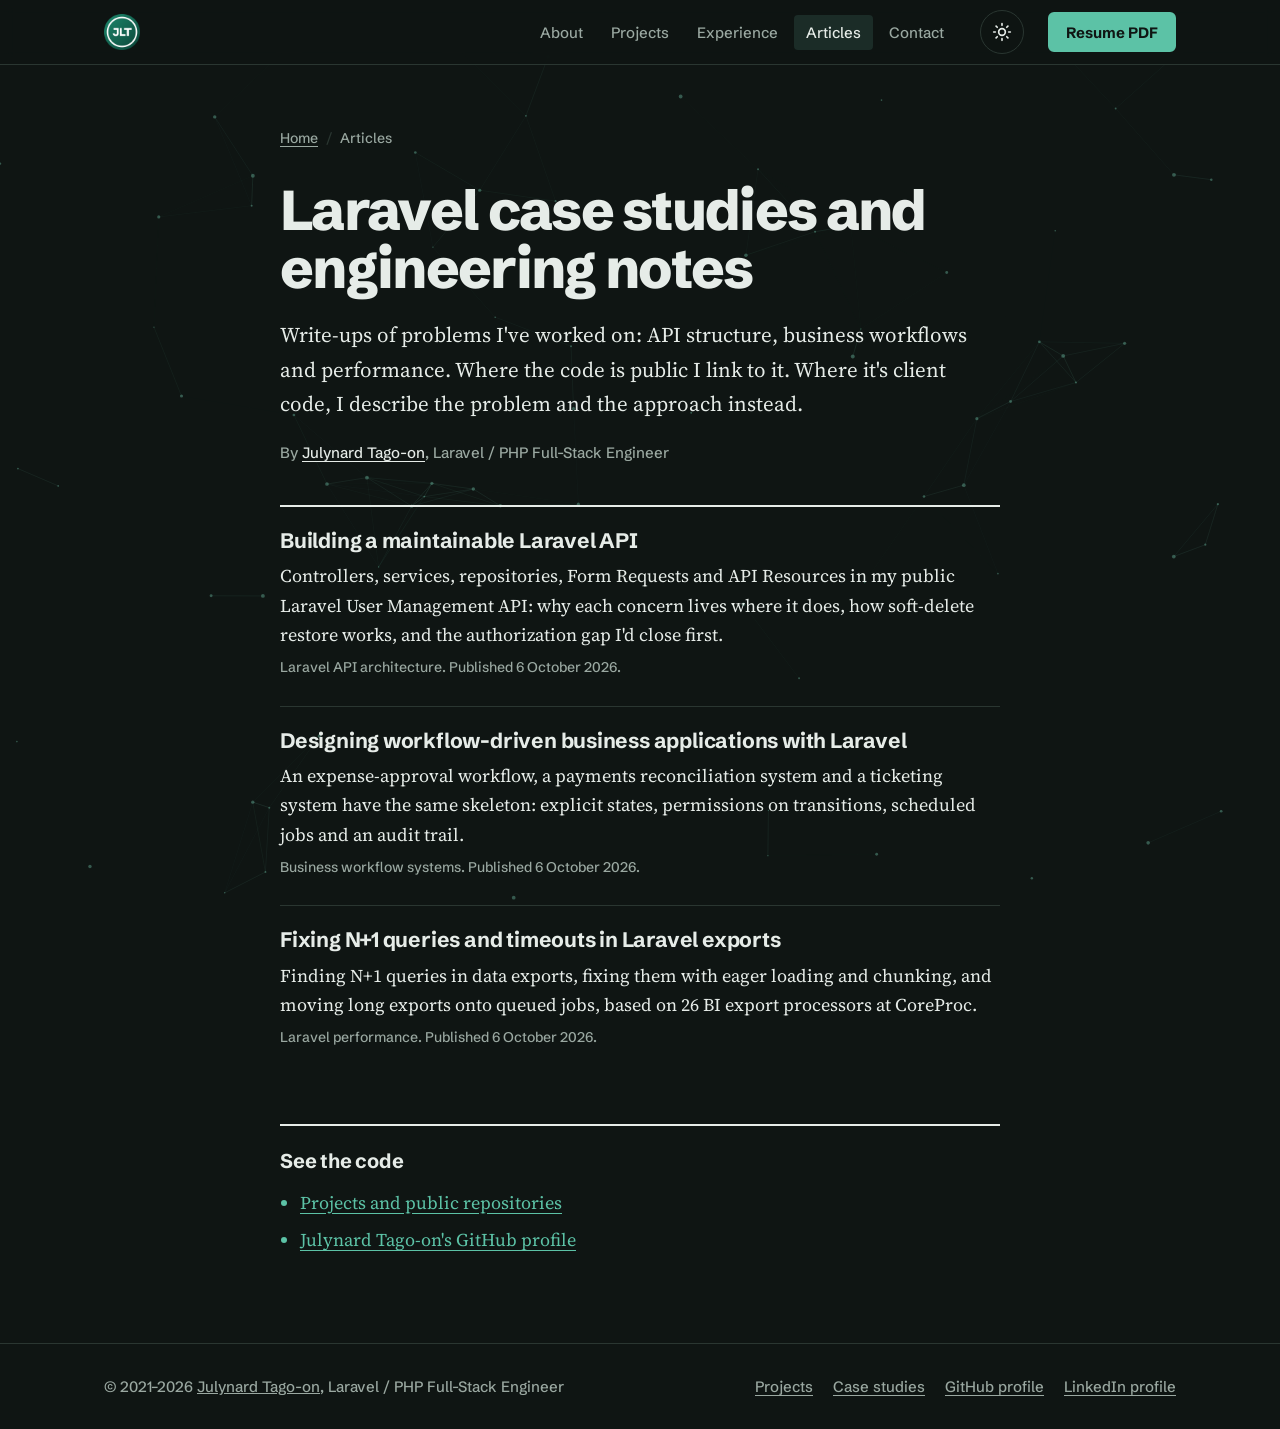
<file: articles/index.html>
<!DOCTYPE html>
<html lang="en" data-theme="dark">
<head>
  <meta charset="utf-8">
  <meta name="viewport" content="width=device-width, initial-scale=1">
  <title>Laravel Case Studies and Engineering Notes | Julynard Tago-on</title>
  <meta name="description" content="Case studies by Julynard Tago-on on Laravel API architecture, workflow-driven business applications and Laravel performance.">
  <meta name="author" content="Julynard Tago-on">
  <link rel="canonical" href="https://julynardtago-on.netlify.app/articles/">

  <meta property="og:type" content="website">
  <meta property="og:site_name" content="Julynard Tago-on">
  <meta property="og:locale" content="en_US">
  <meta property="og:url" content="https://julynardtago-on.netlify.app/articles/">
  <meta property="og:title" content="Laravel case studies and engineering notes">
  <meta property="og:description" content="Case studies by Julynard Tago-on on Laravel API architecture, workflow-driven business applications and Laravel performance.">
  <meta property="og:image" content="https://julynardtago-on.netlify.app/img/julynard-2026.jpg">
  <meta property="og:image:width" content="1200">
  <meta property="og:image:height" content="1200">
  <meta property="og:image:alt" content="Portrait of Julynard Tago-on">
  <meta name="twitter:card" content="summary">
  <meta name="twitter:title" content="Laravel case studies and engineering notes">
  <meta name="twitter:description" content="Case studies by Julynard Tago-on on Laravel API architecture, workflow-driven business applications and Laravel performance.">
  <meta name="twitter:image" content="https://julynardtago-on.netlify.app/img/julynard-2026.jpg">
  <meta name="theme-color" content="#0F1513">
  <script>
    // Apply a saved theme before first paint. Dark is the default.
    try {
      var saved = localStorage.getItem('theme');
      if (saved === 'light' || saved === 'dark') document.documentElement.setAttribute('data-theme', saved);
    } catch (e) {}
  </script>

  <link href="/img/JLT.ico" rel="icon" sizes="any">
  <link href="/img/icon-192.png" rel="icon" type="image/png" sizes="192x192">
  <link href="/img/apple-touch-icon.png" rel="apple-touch-icon">

  <link rel="preconnect" href="https://fonts.googleapis.com">
  <link rel="preconnect" href="https://fonts.gstatic.com" crossorigin>
  <link href="https://fonts.googleapis.com/css2?family=Schibsted+Grotesk:wght@500;700;800&family=Source+Serif+4:ital,opsz,wght@0,8..60,400;0,8..60,600;1,8..60,400&display=swap" rel="stylesheet">
  <link href="/css/site.css" rel="stylesheet">

  <script type="application/ld+json">
  {
    "@context": "https://schema.org",
    "@graph": [
      {
        "@type": "CollectionPage",
        "@id": "https://julynardtago-on.netlify.app/articles/",
        "url": "https://julynardtago-on.netlify.app/articles/",
        "name": "Laravel case studies and engineering notes",
        "description": "Case studies by Julynard Tago-on on Laravel API architecture, workflow-driven business applications and Laravel performance.",
        "inLanguage": "en",
        "author": {
          "@id": "https://julynardtago-on.netlify.app/#person"
        }
      },
      {
        "@type": "BreadcrumbList",
        "itemListElement": [
          {
            "@type": "ListItem",
            "position": 1,
            "name": "Home",
            "item": "https://julynardtago-on.netlify.app/"
          },
          {
            "@type": "ListItem",
            "position": 2,
            "name": "Articles"
          }
        ]
      }
    ]
  }
  </script>
</head>

<body>
  <canvas class="ambient" aria-hidden="true"></canvas>
  <a class="skip" href="#main">Skip to content</a>

  <header class="topbar">
    <div class="wrap topbar-inner">
      <a class="brand" href="/" aria-label="Julynard Tago-on, home"><img src="/img/icon-192.png" width="36" height="36" alt=""></a>
      <nav aria-label="Site">
        <ul class="nav">
          <li><a href="/#about">About</a></li>
          <li><a href="/projects/">Projects</a></li>
          <li><a href="/#experience">Experience</a></li>
          <li><a href="/articles/" aria-current="page">Articles</a></li>
          <li><a href="/#contact">Contact</a></li>
        </ul>
      </nav>
      <button class="theme-toggle" type="button" aria-label="Switch to light mode">
        <svg class="icon-sun" viewBox="0 0 24 24" fill="none" stroke="currentColor" stroke-width="2" stroke-linecap="round" aria-hidden="true"><circle cx="12" cy="12" r="4"/><path d="M12 2v2M12 20v2M4.9 4.9l1.4 1.4M17.7 17.7l1.4 1.4M2 12h2M20 12h2M4.9 19.1l1.4-1.4M17.7 6.3l1.4-1.4"/></svg>
        <svg class="icon-moon" viewBox="0 0 24 24" fill="none" stroke="currentColor" stroke-width="2" stroke-linecap="round" stroke-linejoin="round" aria-hidden="true"><path d="M21 12.8A9 9 0 1 1 11.2 3a7 7 0 0 0 9.8 9.8z"/></svg>
      </button>
      <a class="btn btn-small" href="/files/2026-Resume-Julynard.pdf" target="_blank" rel="noopener">Resume PDF</a>
    </div>
  </header>

  <main id="main">
    <div class="page">
      <div class="wrap page-wrap">
        <nav class="crumbs" aria-label="Breadcrumb">
          <ol>
          <li><a href="/">Home</a></li>
          <li aria-current="page">Articles</li>
          </ol>
        </nav>
        <header class="page-head">
          <h1>Laravel case studies and engineering notes</h1>
          <p class="page-lede">Write-ups of problems I've worked on: API structure, business workflows and performance. Where the code is public I link to it. Where it's client code, I describe the problem and the approach instead.</p>
          <p class="byline">By <a href="/" rel="author">Julynard Tago-on</a>, Laravel / PHP Full-Stack Engineer</p>
        </header>

        <ul class="posts">
          <li>
            <article>
              <h2 class="post-title"><a href="/articles/building-a-maintainable-laravel-api/">Building a maintainable Laravel API</a></h2>
              <p>Controllers, services, repositories, Form Requests and API Resources in my public Laravel User Management API: why each concern lives where it does, how soft-delete restore works, and the authorization gap I'd close first.</p>
              <p class="post-meta">Laravel API architecture. Published <time datetime="2026-10-06">6 October 2026</time>.</p>
            </article>
          </li>
          <li>
            <article>
              <h2 class="post-title"><a href="/articles/designing-workflow-driven-business-applications/">Designing workflow-driven business applications with Laravel</a></h2>
              <p>An expense-approval workflow, a payments reconciliation system and a ticketing system have the same skeleton: explicit states, permissions on transitions, scheduled jobs and an audit trail.</p>
              <p class="post-meta">Business workflow systems. Published <time datetime="2026-10-06">6 October 2026</time>.</p>
            </article>
          </li>
          <li>
            <article>
              <h2 class="post-title"><a href="/articles/fixing-n-plus-one-queries-in-laravel-exports/">Fixing N+1 queries and timeouts in Laravel exports</a></h2>
              <p>Finding N+1 queries in data exports, fixing them with eager loading and chunking, and moving long exports onto queued jobs, based on 26 BI export processors at CoreProc.</p>
              <p class="post-meta">Laravel performance. Published <time datetime="2026-10-06">6 October 2026</time>.</p>
            </article>
          </li>
        </ul>

        <aside class="related" aria-labelledby="related-title">
          <h2 id="related-title">See the code</h2>
          <ul>
            <li><a href="/projects/">Projects and public repositories</a></li>
            <li><a href="https://github.com/Julynard" rel="noopener">Julynard Tago-on's GitHub profile</a></li>
          </ul>
        </aside>
      </div>
    </div>
  </main>

  <footer class="footer">
    <div class="wrap">
      <p>&copy; 2021&ndash;2026 <a href="/">Julynard Tago-on</a>, Laravel / PHP Full-Stack Engineer</p>
      <ul class="footer-links">
        <li><a href="/projects/">Projects</a></li>
        <li><a href="/articles/">Case studies</a></li>
        <li><a href="https://github.com/Julynard" rel="noopener">GitHub profile</a></li>
        <li><a href="https://www.linkedin.com/in/julynard-tago-on/" rel="noopener">LinkedIn profile</a></li>
      </ul>
    </div>
  </footer>

  <script src="/js/vendor/lenis.min.js" defer></script>
  <script src="/js/site.js" defer></script>
</body>
</html>
</file>
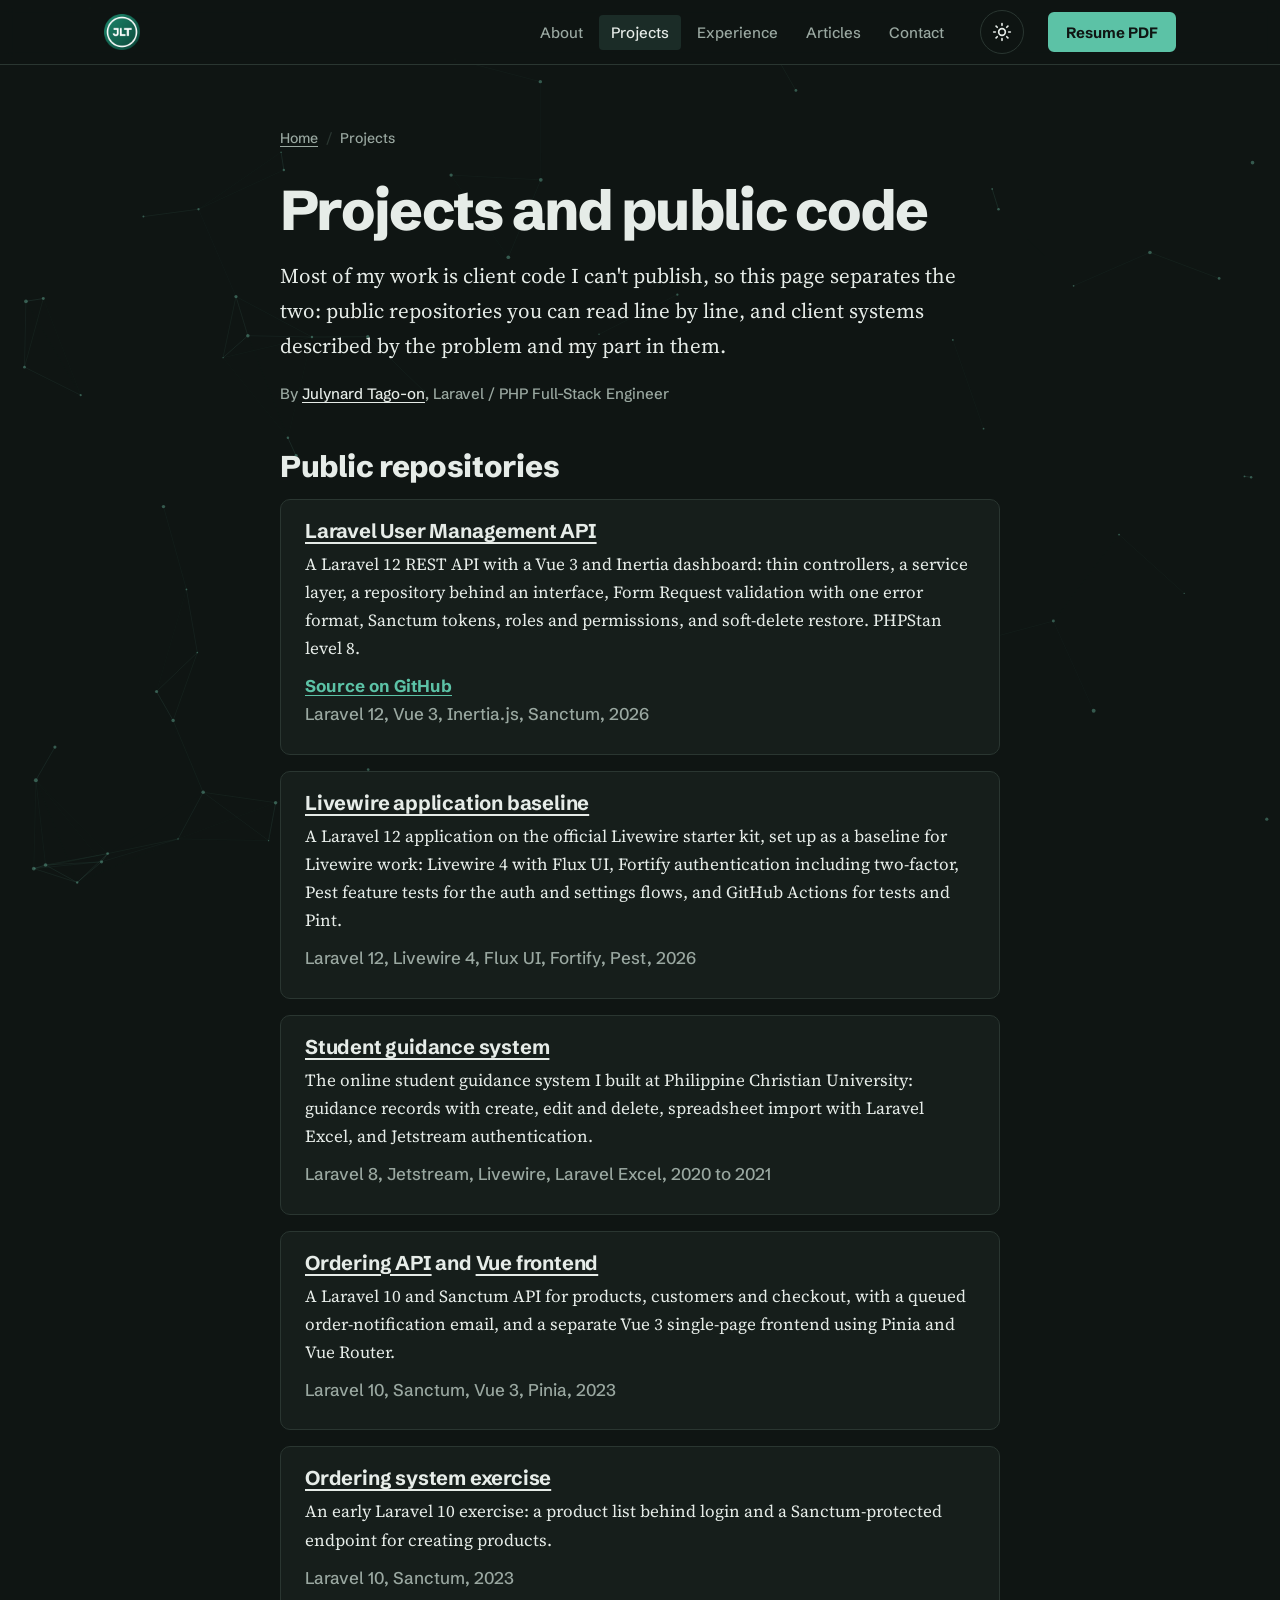
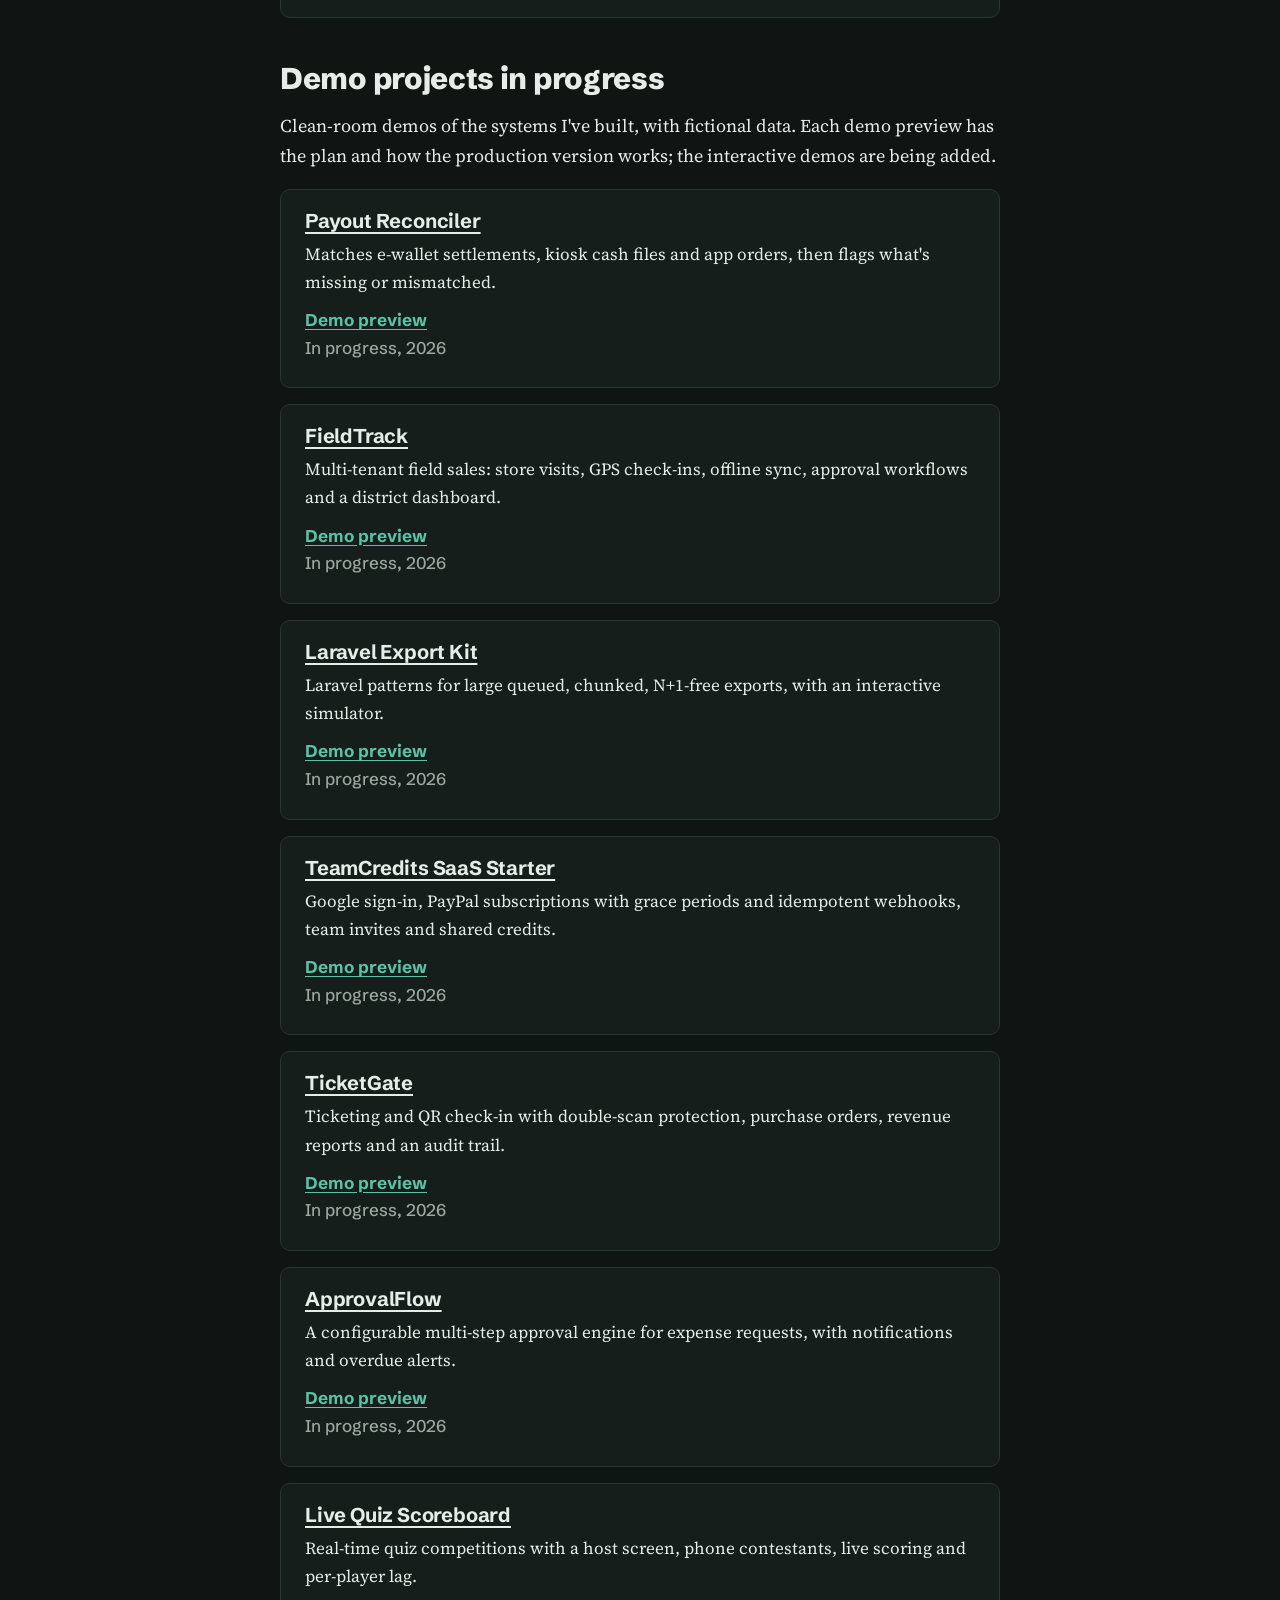
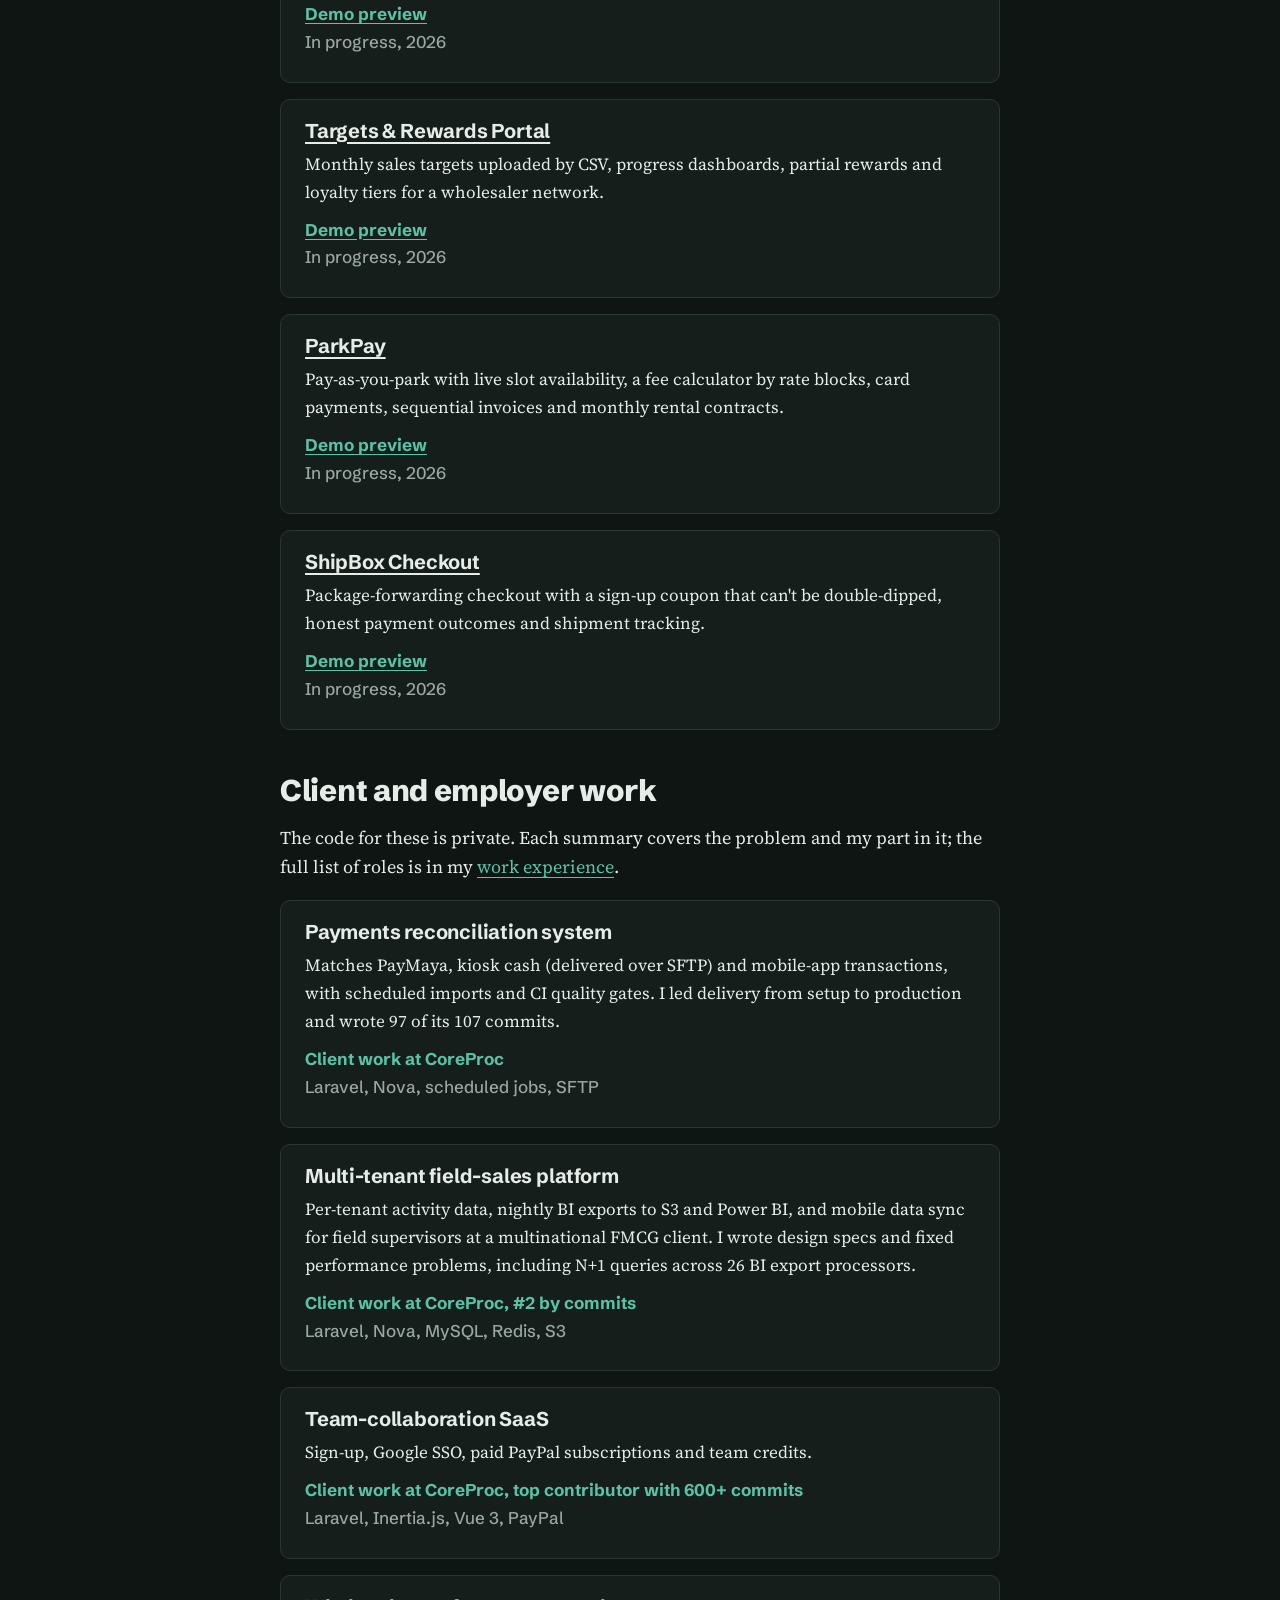
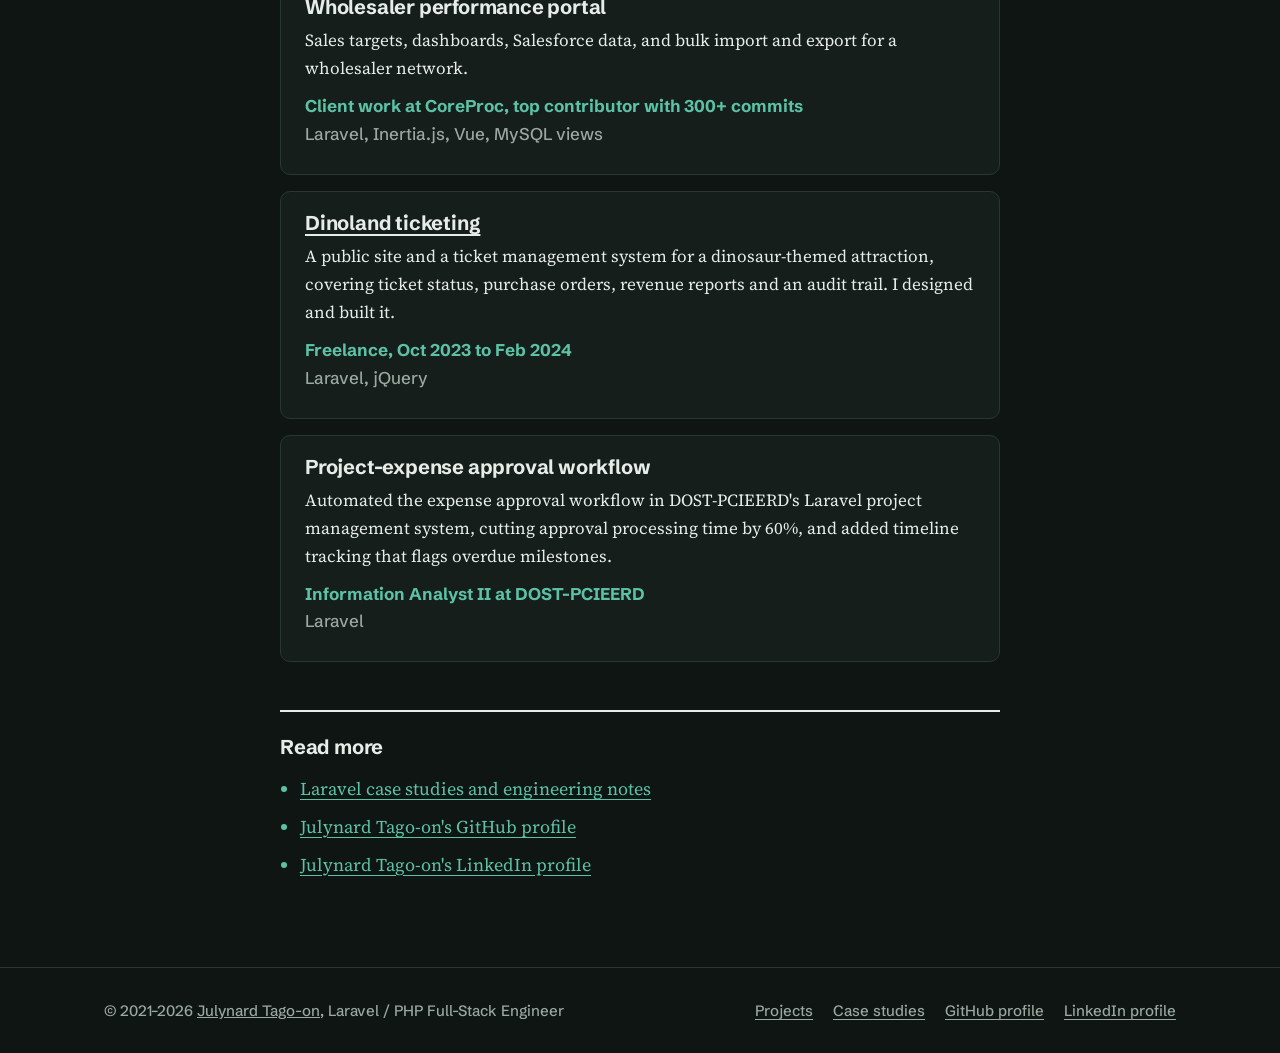
<file: projects/index.html>
<!DOCTYPE html>
<html lang="en" data-theme="dark">
<head>
  <meta charset="utf-8">
  <meta name="viewport" content="width=device-width, initial-scale=1">
  <title>Projects and Public Code | Julynard Tago-on</title>
  <meta name="description" content="Laravel and PHP projects by Julynard Tago-on: public GitHub repositories you can read, and client systems for payments, field sales, SaaS and ticketing.">
  <meta name="author" content="Julynard Tago-on">
  <link rel="canonical" href="https://julynardtago-on.netlify.app/projects/">

  <meta property="og:type" content="website">
  <meta property="og:site_name" content="Julynard Tago-on">
  <meta property="og:locale" content="en_US">
  <meta property="og:url" content="https://julynardtago-on.netlify.app/projects/">
  <meta property="og:title" content="Projects and public code">
  <meta property="og:description" content="Laravel and PHP projects by Julynard Tago-on: public GitHub repositories you can read, and client systems for payments, field sales, SaaS and ticketing.">
  <meta property="og:image" content="https://julynardtago-on.netlify.app/img/julynard-2026.jpg">
  <meta property="og:image:width" content="1200">
  <meta property="og:image:height" content="1200">
  <meta property="og:image:alt" content="Portrait of Julynard Tago-on">
  <meta name="twitter:card" content="summary">
  <meta name="twitter:title" content="Projects and public code">
  <meta name="twitter:description" content="Laravel and PHP projects by Julynard Tago-on: public GitHub repositories you can read, and client systems for payments, field sales, SaaS and ticketing.">
  <meta name="twitter:image" content="https://julynardtago-on.netlify.app/img/julynard-2026.jpg">
  <meta name="theme-color" content="#0F1513">
  <script>
    // Apply a saved theme before first paint. Dark is the default.
    try {
      var saved = localStorage.getItem('theme');
      if (saved === 'light' || saved === 'dark') document.documentElement.setAttribute('data-theme', saved);
    } catch (e) {}
  </script>

  <link href="/img/JLT.ico" rel="icon" sizes="any">
  <link href="/img/icon-192.png" rel="icon" type="image/png" sizes="192x192">
  <link href="/img/apple-touch-icon.png" rel="apple-touch-icon">

  <link rel="preconnect" href="https://fonts.googleapis.com">
  <link rel="preconnect" href="https://fonts.gstatic.com" crossorigin>
  <link href="https://fonts.googleapis.com/css2?family=Schibsted+Grotesk:wght@500;700;800&family=Source+Serif+4:ital,opsz,wght@0,8..60,400;0,8..60,600;1,8..60,400&display=swap" rel="stylesheet">
  <link href="/css/site.css" rel="stylesheet">

  <script type="application/ld+json">
  {
    "@context": "https://schema.org",
    "@graph": [
      {
        "@type": "CollectionPage",
        "@id": "https://julynardtago-on.netlify.app/projects/",
        "url": "https://julynardtago-on.netlify.app/projects/",
        "name": "Projects and public code",
        "description": "Laravel and PHP projects by Julynard Tago-on: public GitHub repositories you can read, and client systems for payments, field sales, SaaS and ticketing.",
        "inLanguage": "en",
        "author": {
          "@id": "https://julynardtago-on.netlify.app/#person"
        }
      },
      {
        "@type": "BreadcrumbList",
        "itemListElement": [
          {
            "@type": "ListItem",
            "position": 1,
            "name": "Home",
            "item": "https://julynardtago-on.netlify.app/"
          },
          {
            "@type": "ListItem",
            "position": 2,
            "name": "Projects"
          }
        ]
      }
    ]
  }
  </script>
</head>

<body>
  <canvas class="ambient" aria-hidden="true"></canvas>
  <a class="skip" href="#main">Skip to content</a>

  <header class="topbar">
    <div class="wrap topbar-inner">
      <a class="brand" href="/" aria-label="Julynard Tago-on, home"><img src="/img/icon-192.png" width="36" height="36" alt=""></a>
      <nav aria-label="Site">
        <ul class="nav">
          <li><a href="/#about">About</a></li>
          <li><a href="/projects/" aria-current="page">Projects</a></li>
          <li><a href="/#experience">Experience</a></li>
          <li><a href="/articles/">Articles</a></li>
          <li><a href="/#contact">Contact</a></li>
        </ul>
      </nav>
      <button class="theme-toggle" type="button" aria-label="Switch to light mode">
        <svg class="icon-sun" viewBox="0 0 24 24" fill="none" stroke="currentColor" stroke-width="2" stroke-linecap="round" aria-hidden="true"><circle cx="12" cy="12" r="4"/><path d="M12 2v2M12 20v2M4.9 4.9l1.4 1.4M17.7 17.7l1.4 1.4M2 12h2M20 12h2M4.9 19.1l1.4-1.4M17.7 6.3l1.4-1.4"/></svg>
        <svg class="icon-moon" viewBox="0 0 24 24" fill="none" stroke="currentColor" stroke-width="2" stroke-linecap="round" stroke-linejoin="round" aria-hidden="true"><path d="M21 12.8A9 9 0 1 1 11.2 3a7 7 0 0 0 9.8 9.8z"/></svg>
      </button>
      <a class="btn btn-small" href="/files/2026-Resume-Julynard.pdf" target="_blank" rel="noopener">Resume PDF</a>
    </div>
  </header>

  <main id="main">
    <div class="page">
      <div class="wrap page-wrap">
        <nav class="crumbs" aria-label="Breadcrumb">
          <ol>
          <li><a href="/">Home</a></li>
          <li aria-current="page">Projects</li>
          </ol>
        </nav>
        <header class="page-head">
          <h1>Projects and public code</h1>
          <p class="page-lede">Most of my work is client code I can't publish, so this page separates the two: public repositories you can read line by line, and client systems described by the problem and my part in them.</p>
          <p class="byline">By <a href="/" rel="author">Julynard Tago-on</a>, Laravel / PHP Full-Stack Engineer</p>
        </header>

        <div class="article-body">
          <h2>Public repositories</h2>
        </div>
        <ul class="project-list">
          <li>
            <article>
              <h3><a href="/projects/laravel-user-management-api/">Laravel User Management API</a></h3>
              <p>A Laravel 12 REST API with a Vue 3 and Inertia dashboard: thin controllers, a service layer, a repository behind an interface, Form Request validation with one error format, Sanctum tokens, roles and permissions, and soft-delete restore. PHPStan level 8.</p>
              <p class="meta"><span class="role"><a href="https://github.com/Julynard/technical-task-simple-user-management-crud" rel="noopener">Source on GitHub</a></span> <span class="stack">Laravel 12, Vue 3, Inertia.js, Sanctum, 2026</span></p>
            </article>
          </li>
          <li>
            <article>
              <h3><a href="https://github.com/Julynard/livewire" rel="noopener">Livewire application baseline</a></h3>
              <p>A Laravel 12 application on the official Livewire starter kit, set up as a baseline for Livewire work: Livewire 4 with Flux UI, Fortify authentication including two-factor, Pest feature tests for the auth and settings flows, and GitHub Actions for tests and Pint.</p>
              <p class="meta"><span class="stack">Laravel 12, Livewire 4, Flux UI, Fortify, Pest, 2026</span></p>
            </article>
          </li>
          <li>
            <article>
              <h3><a href="https://github.com/Julynard/Final-Guidance" rel="noopener">Student guidance system</a></h3>
              <p>The online student guidance system I built at Philippine Christian University: guidance records with create, edit and delete, spreadsheet import with Laravel Excel, and Jetstream authentication.</p>
              <p class="meta"><span class="stack">Laravel 8, Jetstream, Livewire, Laravel Excel, 2020 to 2021</span></p>
            </article>
          </li>
          <li>
            <article>
              <h3><a href="https://github.com/Julynard/auth-api-itexmo" rel="noopener">Ordering API</a> and <a href="https://github.com/Julynard/front-end-ordering-system" rel="noopener">Vue frontend</a></h3>
              <p>A Laravel 10 and Sanctum API for products, customers and checkout, with a queued order-notification email, and a separate Vue 3 single-page frontend using Pinia and Vue Router.</p>
              <p class="meta"><span class="stack">Laravel 10, Sanctum, Vue 3, Pinia, 2023</span></p>
            </article>
          </li>
          <li>
            <article>
              <h3><a href="https://github.com/Julynard/ordering-system" rel="noopener">Ordering system exercise</a></h3>
              <p>An early Laravel 10 exercise: a product list behind login and a Sanctum-protected endpoint for creating products.</p>
              <p class="meta"><span class="stack">Laravel 10, Sanctum, 2023</span></p>
            </article>
          </li>
        </ul>

        <div class="article-body">
          <h2>Demo projects in progress</h2>
          <p>Clean-room demos of the systems I've built, with fictional data. Each demo preview has the plan and how the production version works; the interactive demos are being added.</p>
        </div>
        <ul class="project-list">
          <li>
            <article>
              <h3><a href="https://julynard.github.io/payout-reconciler/" rel="noopener">Payout Reconciler</a></h3>
              <p>Matches e-wallet settlements, kiosk cash files and app orders, then flags what's missing or mismatched.</p>
              <p class="meta"><span class="role"><a href="https://julynard.github.io/payout-reconciler/" rel="noopener">Demo preview</a></span> <span class="stack">In progress, 2026</span></p>
            </article>
          </li>
          <li>
            <article>
              <h3><a href="https://julynard.github.io/fieldtrack/" rel="noopener">FieldTrack</a></h3>
              <p>Multi-tenant field sales: store visits, GPS check-ins, offline sync, approval workflows and a district dashboard.</p>
              <p class="meta"><span class="role"><a href="https://julynard.github.io/fieldtrack/" rel="noopener">Demo preview</a></span> <span class="stack">In progress, 2026</span></p>
            </article>
          </li>
          <li>
            <article>
              <h3><a href="https://julynard.github.io/laravel-export-kit/" rel="noopener">Laravel Export Kit</a></h3>
              <p>Laravel patterns for large queued, chunked, N+1-free exports, with an interactive simulator.</p>
              <p class="meta"><span class="role"><a href="https://julynard.github.io/laravel-export-kit/" rel="noopener">Demo preview</a></span> <span class="stack">In progress, 2026</span></p>
            </article>
          </li>
          <li>
            <article>
              <h3><a href="https://julynard.github.io/teamcredits-saas-starter/" rel="noopener">TeamCredits SaaS Starter</a></h3>
              <p>Google sign-in, PayPal subscriptions with grace periods and idempotent webhooks, team invites and shared credits.</p>
              <p class="meta"><span class="role"><a href="https://julynard.github.io/teamcredits-saas-starter/" rel="noopener">Demo preview</a></span> <span class="stack">In progress, 2026</span></p>
            </article>
          </li>
          <li>
            <article>
              <h3><a href="https://julynard.github.io/ticketgate/" rel="noopener">TicketGate</a></h3>
              <p>Ticketing and QR check-in with double-scan protection, purchase orders, revenue reports and an audit trail.</p>
              <p class="meta"><span class="role"><a href="https://julynard.github.io/ticketgate/" rel="noopener">Demo preview</a></span> <span class="stack">In progress, 2026</span></p>
            </article>
          </li>
          <li>
            <article>
              <h3><a href="https://julynard.github.io/approvalflow/" rel="noopener">ApprovalFlow</a></h3>
              <p>A configurable multi-step approval engine for expense requests, with notifications and overdue alerts.</p>
              <p class="meta"><span class="role"><a href="https://julynard.github.io/approvalflow/" rel="noopener">Demo preview</a></span> <span class="stack">In progress, 2026</span></p>
            </article>
          </li>
          <li>
            <article>
              <h3><a href="https://julynard.github.io/live-quiz-scoreboard/" rel="noopener">Live Quiz Scoreboard</a></h3>
              <p>Real-time quiz competitions with a host screen, phone contestants, live scoring and per-player lag.</p>
              <p class="meta"><span class="role"><a href="https://julynard.github.io/live-quiz-scoreboard/" rel="noopener">Demo preview</a></span> <span class="stack">In progress, 2026</span></p>
            </article>
          </li>
          <li>
            <article>
              <h3><a href="https://julynard.github.io/targets-rewards-portal/" rel="noopener">Targets &amp; Rewards Portal</a></h3>
              <p>Monthly sales targets uploaded by CSV, progress dashboards, partial rewards and loyalty tiers for a wholesaler network.</p>
              <p class="meta"><span class="role"><a href="https://julynard.github.io/targets-rewards-portal/" rel="noopener">Demo preview</a></span> <span class="stack">In progress, 2026</span></p>
            </article>
          </li>
          <li>
            <article>
              <h3><a href="https://julynard.github.io/parkpay/" rel="noopener">ParkPay</a></h3>
              <p>Pay-as-you-park with live slot availability, a fee calculator by rate blocks, card payments, sequential invoices and monthly rental contracts.</p>
              <p class="meta"><span class="role"><a href="https://julynard.github.io/parkpay/" rel="noopener">Demo preview</a></span> <span class="stack">In progress, 2026</span></p>
            </article>
          </li>
          <li>
            <article>
              <h3><a href="https://julynard.github.io/shipbox-checkout/" rel="noopener">ShipBox Checkout</a></h3>
              <p>Package-forwarding checkout with a sign-up coupon that can't be double-dipped, honest payment outcomes and shipment tracking.</p>
              <p class="meta"><span class="role"><a href="https://julynard.github.io/shipbox-checkout/" rel="noopener">Demo preview</a></span> <span class="stack">In progress, 2026</span></p>
            </article>
          </li>
        </ul>

        <div class="article-body">
          <h2>Client and employer work</h2>
          <p>The code for these is private. Each summary covers the problem and my part in it; the full list of roles is in my <a href="/#experience">work experience</a>.</p>
        </div>
        <ul class="project-list">
          <li>
            <article>
              <h3>Payments reconciliation system</h3>
              <p>Matches PayMaya, kiosk cash (delivered over SFTP) and mobile-app transactions, with scheduled imports and CI quality gates. I led delivery from setup to production and wrote 97 of its 107 commits.</p>
              <p class="meta"><span class="role">Client work at CoreProc</span> <span class="stack">Laravel, Nova, scheduled jobs, SFTP</span></p>
            </article>
          </li>
          <li>
            <article>
              <h3>Multi-tenant field-sales platform</h3>
              <p>Per-tenant activity data, nightly BI exports to S3 and Power BI, and mobile data sync for field supervisors at a multinational FMCG client. I wrote design specs and fixed performance problems, including N+1 queries across 26 BI export processors.</p>
              <p class="meta"><span class="role">Client work at CoreProc, #2 by commits</span> <span class="stack">Laravel, Nova, MySQL, Redis, S3</span></p>
            </article>
          </li>
          <li>
            <article>
              <h3>Team-collaboration SaaS</h3>
              <p>Sign-up, Google SSO, paid PayPal subscriptions and team credits.</p>
              <p class="meta"><span class="role">Client work at CoreProc, top contributor with 600+ commits</span> <span class="stack">Laravel, Inertia.js, Vue 3, PayPal</span></p>
            </article>
          </li>
          <li>
            <article>
              <h3>Wholesaler performance portal</h3>
              <p>Sales targets, dashboards, Salesforce data, and bulk import and export for a wholesaler network.</p>
              <p class="meta"><span class="role">Client work at CoreProc, top contributor with 300+ commits</span> <span class="stack">Laravel, Inertia.js, Vue, MySQL views</span></p>
            </article>
          </li>
          <li>
            <article>
              <h3><a href="https://system.dinolandph.com" rel="noopener">Dinoland ticketing</a></h3>
              <p>A public site and a ticket management system for a dinosaur-themed attraction, covering ticket status, purchase orders, revenue reports and an audit trail. I designed and built it.</p>
              <p class="meta"><span class="role">Freelance, Oct 2023 to Feb 2024</span> <span class="stack">Laravel, jQuery</span></p>
            </article>
          </li>
          <li>
            <article>
              <h3>Project-expense approval workflow</h3>
              <p>Automated the expense approval workflow in DOST-PCIEERD's Laravel project management system, cutting approval processing time by 60%, and added timeline tracking that flags overdue milestones.</p>
              <p class="meta"><span class="role">Information Analyst II at DOST-PCIEERD</span> <span class="stack">Laravel</span></p>
            </article>
          </li>
        </ul>

        <aside class="related" aria-labelledby="related-title">
          <h2 id="related-title">Read more</h2>
          <ul>
            <li><a href="/articles/">Laravel case studies and engineering notes</a></li>
            <li><a href="https://github.com/Julynard" rel="noopener">Julynard Tago-on's GitHub profile</a></li>
            <li><a href="https://www.linkedin.com/in/julynard-tago-on/" rel="noopener">Julynard Tago-on's LinkedIn profile</a></li>
          </ul>
        </aside>
      </div>
    </div>
  </main>

  <footer class="footer">
    <div class="wrap">
      <p>&copy; 2021&ndash;2026 <a href="/">Julynard Tago-on</a>, Laravel / PHP Full-Stack Engineer</p>
      <ul class="footer-links">
        <li><a href="/projects/">Projects</a></li>
        <li><a href="/articles/">Case studies</a></li>
        <li><a href="https://github.com/Julynard" rel="noopener">GitHub profile</a></li>
        <li><a href="https://www.linkedin.com/in/julynard-tago-on/" rel="noopener">LinkedIn profile</a></li>
      </ul>
    </div>
  </footer>

  <script src="/js/vendor/lenis.min.js" defer></script>
  <script src="/js/site.js" defer></script>
</body>
</html>
</file>
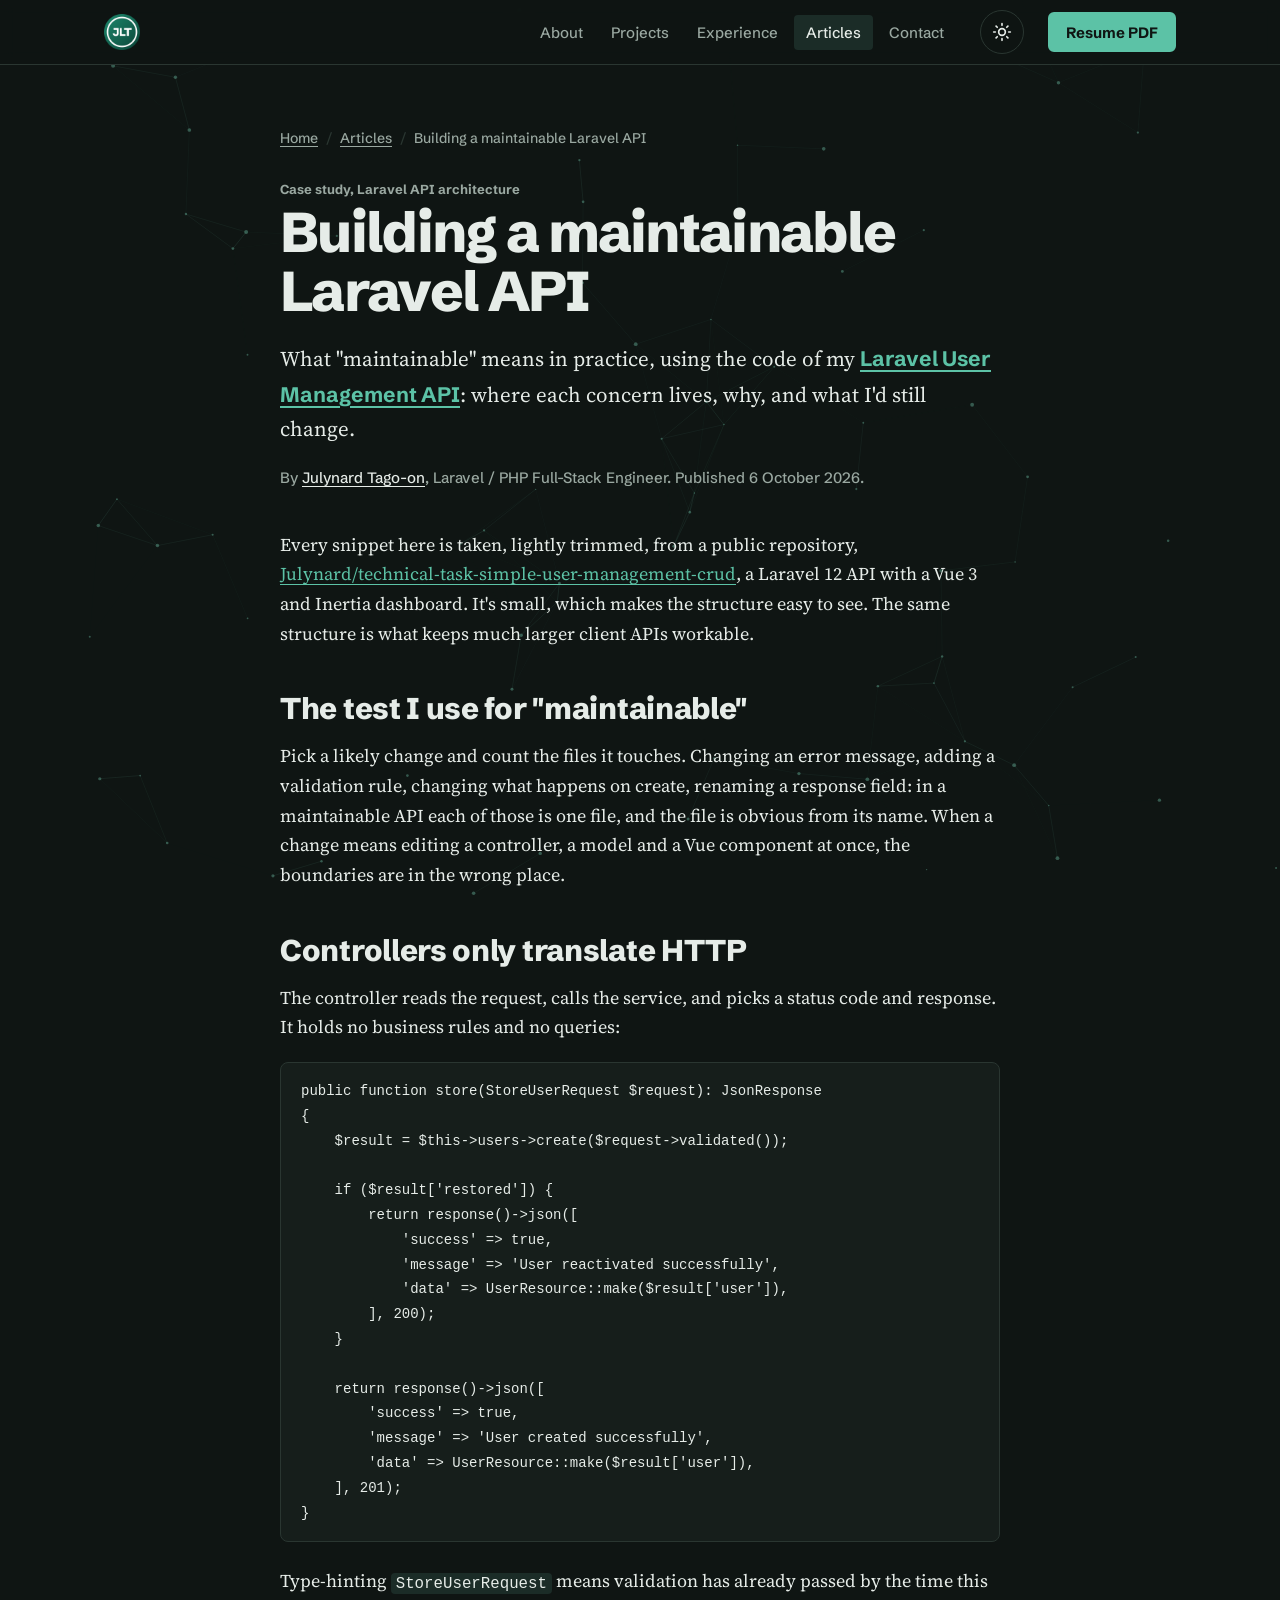
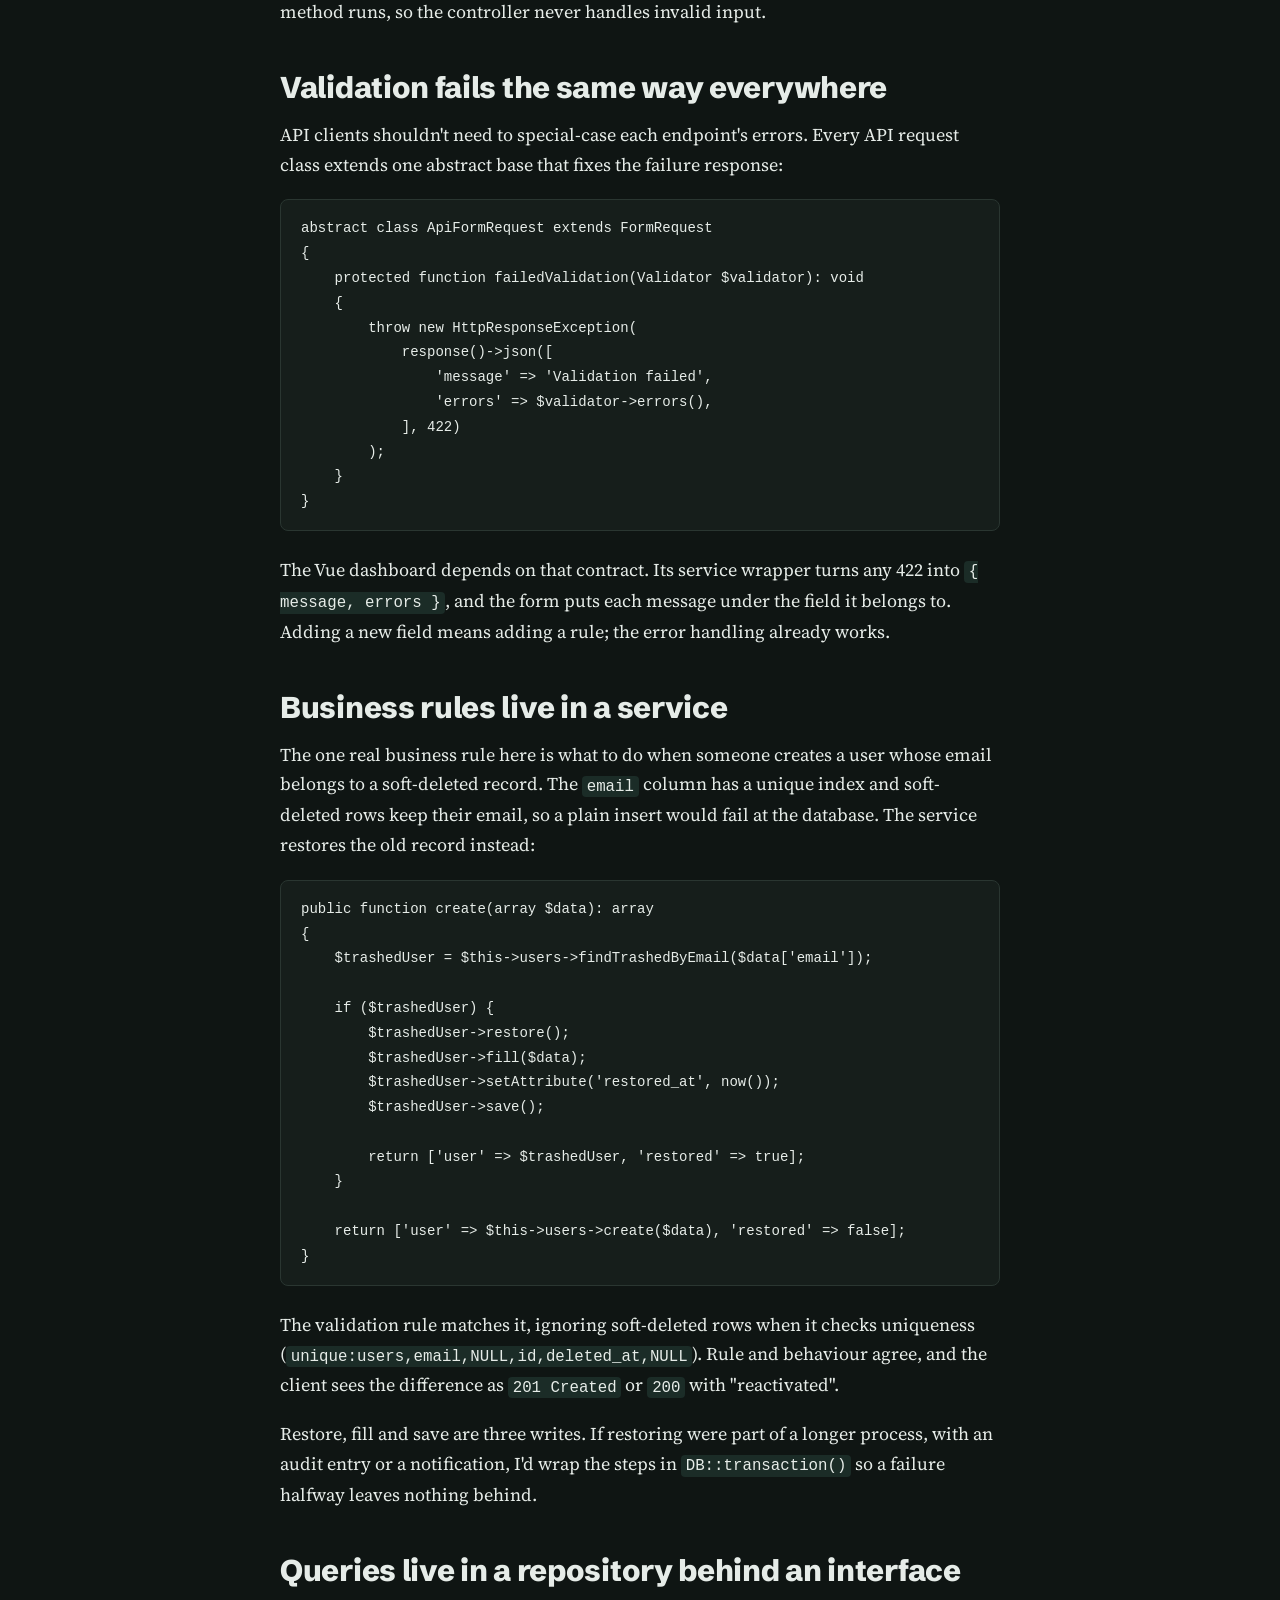
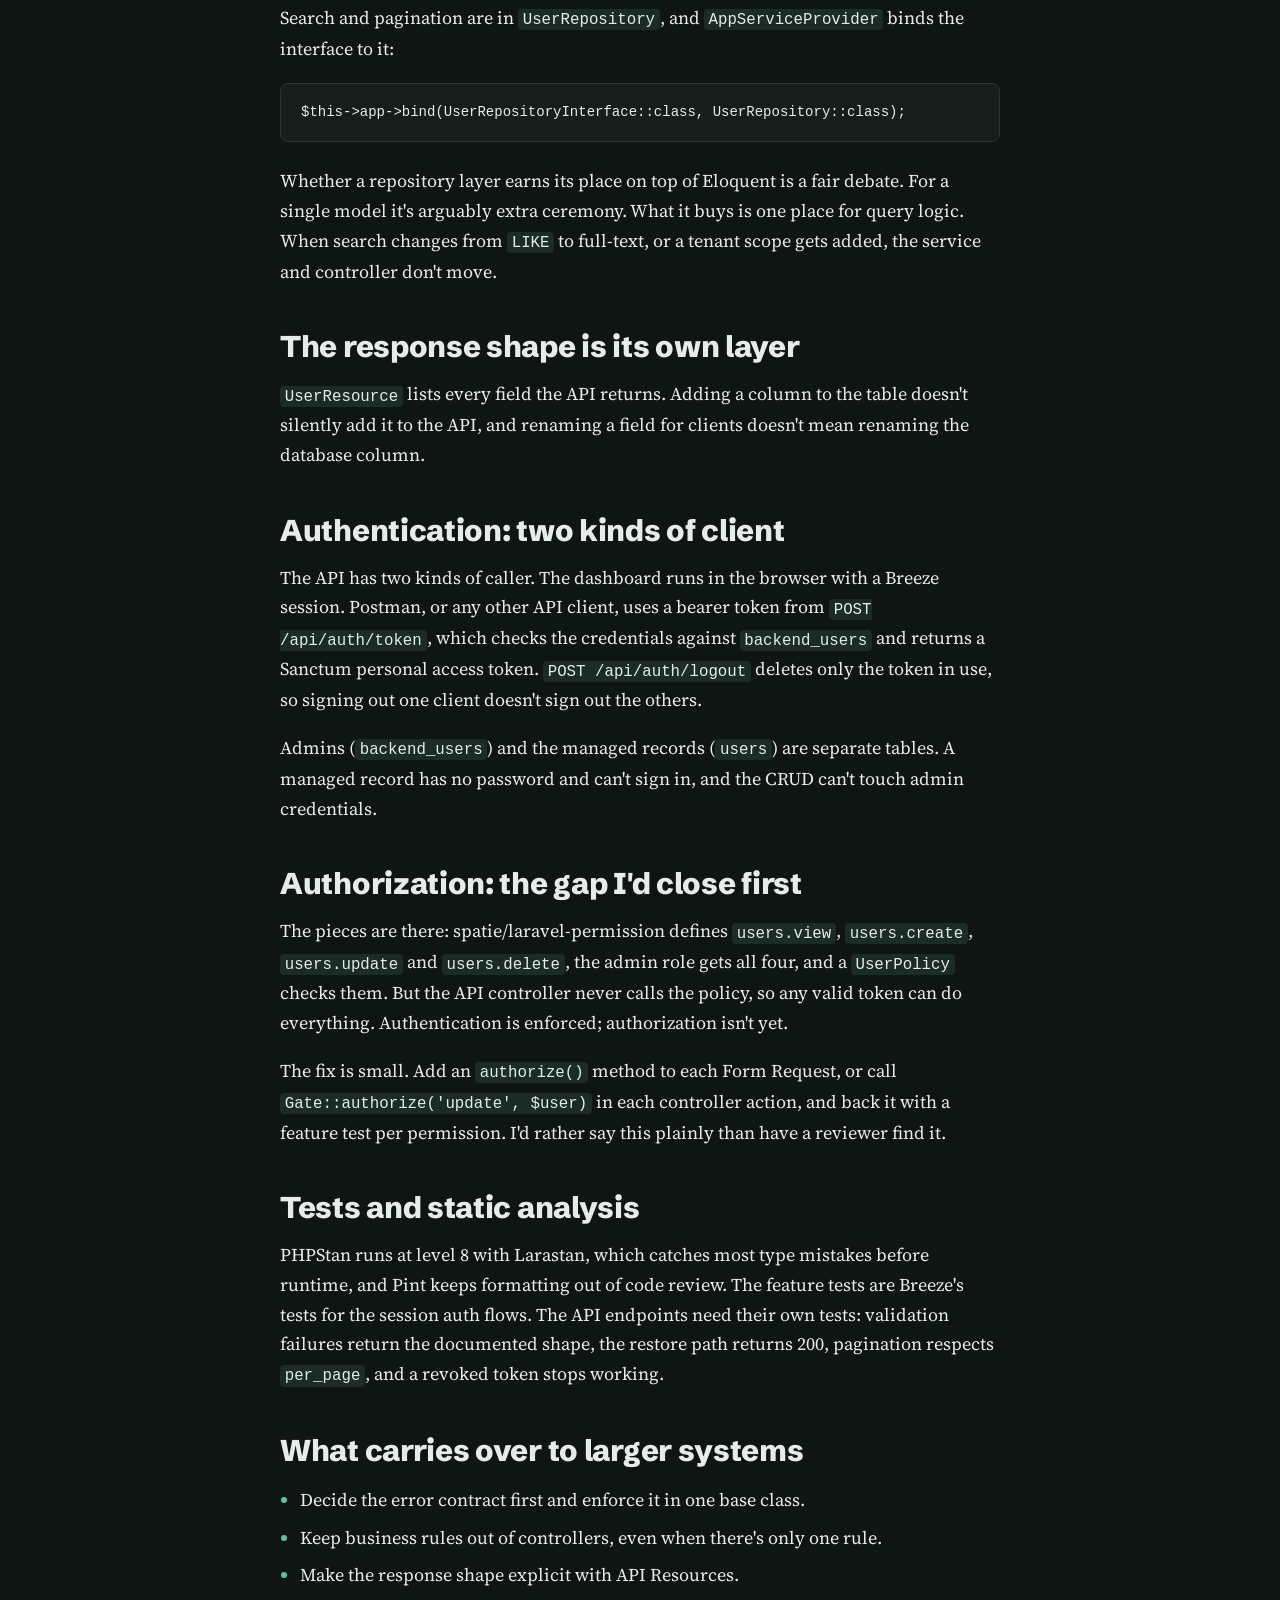
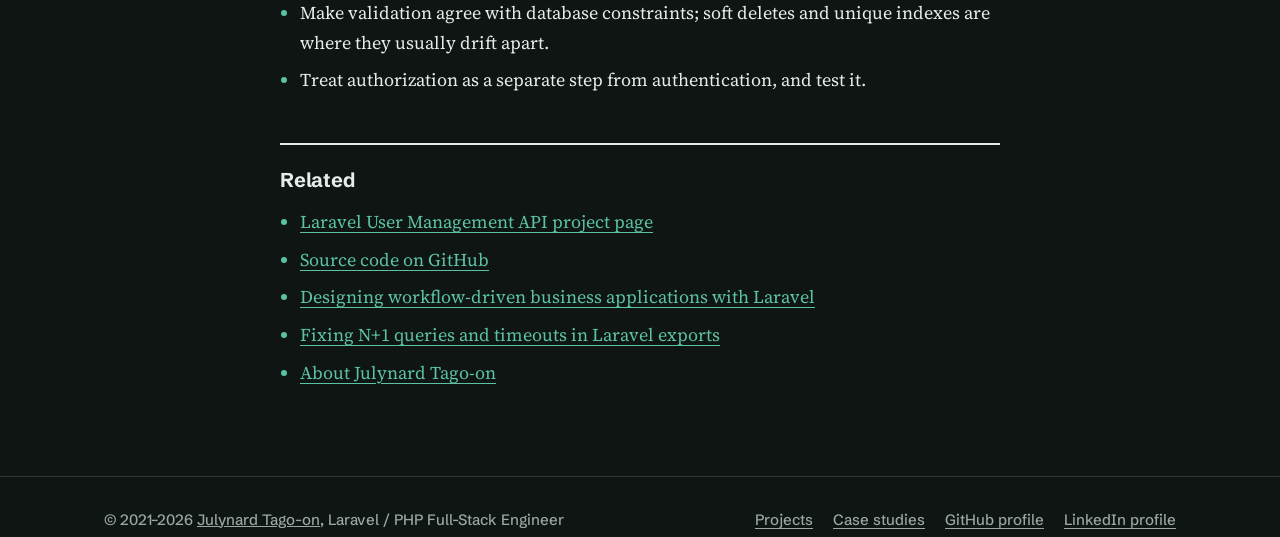
<file: articles/building-a-maintainable-laravel-api/index.html>
<!DOCTYPE html>
<html lang="en" data-theme="dark">
<head>
  <meta charset="utf-8">
  <meta name="viewport" content="width=device-width, initial-scale=1">
  <title>Building a Maintainable Laravel API | Julynard Tago-on</title>
  <meta name="description" content="A Laravel API case study: controllers, services, repositories, Form Requests and API Resources in a real Laravel 12 project, plus the gaps I&#x27;d close next.">
  <meta name="author" content="Julynard Tago-on">
  <link rel="canonical" href="https://julynardtago-on.netlify.app/articles/building-a-maintainable-laravel-api/">

  <meta property="og:type" content="article">
  <meta property="og:site_name" content="Julynard Tago-on">
  <meta property="og:locale" content="en_US">
  <meta property="og:url" content="https://julynardtago-on.netlify.app/articles/building-a-maintainable-laravel-api/">
  <meta property="og:title" content="Building a maintainable Laravel API">
  <meta property="og:description" content="A Laravel API case study: controllers, services, repositories, Form Requests and API Resources in a real Laravel 12 project, plus the gaps I&#x27;d close next.">
  <meta property="og:image" content="https://julynardtago-on.netlify.app/img/julynard-2026.jpg">
  <meta property="og:image:width" content="1200">
  <meta property="og:image:height" content="1200">
  <meta property="og:image:alt" content="Portrait of Julynard Tago-on">
  <meta property="article:published_time" content="2026-10-06">
  <meta property="article:modified_time" content="2026-10-06">
  <meta property="article:author" content="https://julynardtago-on.netlify.app/">
  <meta property="article:tag" content="Laravel">
  <meta property="article:tag" content="REST API">
  <meta property="article:tag" content="Sanctum">
  <meta property="article:tag" content="Software architecture">
  <meta name="twitter:card" content="summary">
  <meta name="twitter:title" content="Building a maintainable Laravel API">
  <meta name="twitter:description" content="A Laravel API case study: controllers, services, repositories, Form Requests and API Resources in a real Laravel 12 project, plus the gaps I&#x27;d close next.">
  <meta name="twitter:image" content="https://julynardtago-on.netlify.app/img/julynard-2026.jpg">
  <meta name="theme-color" content="#0F1513">
  <script>
    // Apply a saved theme before first paint. Dark is the default.
    try {
      var saved = localStorage.getItem('theme');
      if (saved === 'light' || saved === 'dark') document.documentElement.setAttribute('data-theme', saved);
    } catch (e) {}
  </script>

  <link href="/img/JLT.ico" rel="icon" sizes="any">
  <link href="/img/icon-192.png" rel="icon" type="image/png" sizes="192x192">
  <link href="/img/apple-touch-icon.png" rel="apple-touch-icon">

  <link rel="preconnect" href="https://fonts.googleapis.com">
  <link rel="preconnect" href="https://fonts.gstatic.com" crossorigin>
  <link href="https://fonts.googleapis.com/css2?family=Schibsted+Grotesk:wght@500;700;800&family=Source+Serif+4:ital,opsz,wght@0,8..60,400;0,8..60,600;1,8..60,400&display=swap" rel="stylesheet">
  <link href="/css/site.css" rel="stylesheet">

  <script type="application/ld+json">
  {
    "@context": "https://schema.org",
    "@graph": [
      {
        "@type": "Article",
        "@id": "https://julynardtago-on.netlify.app/articles/building-a-maintainable-laravel-api/#article",
        "mainEntityOfPage": "https://julynardtago-on.netlify.app/articles/building-a-maintainable-laravel-api/",
        "headline": "Building a maintainable Laravel API",
        "description": "A Laravel API case study: controllers, services, repositories, Form Requests and API Resources in a real Laravel 12 project, plus the gaps I'd close next.",
        "image": "https://julynardtago-on.netlify.app/img/julynard-2026.jpg",
        "datePublished": "2026-10-06",
        "dateModified": "2026-10-06",
        "inLanguage": "en",
        "author": {
          "@type": "Person",
          "@id": "https://julynardtago-on.netlify.app/#person",
          "name": "Julynard Tago-on",
          "url": "https://julynardtago-on.netlify.app/",
          "jobTitle": "Laravel / PHP Full-Stack Engineer",
          "sameAs": [
            "https://github.com/Julynard",
            "https://www.linkedin.com/in/julynard-tago-on/"
          ]
        },
        "publisher": {
          "@id": "https://julynardtago-on.netlify.app/#person"
        },
        "about": [
          "Laravel",
          "REST APIs",
          "Software architecture",
          "Laravel Sanctum"
        ],
        "citation": "https://github.com/Julynard/technical-task-simple-user-management-crud"
      },
      {
        "@type": "BreadcrumbList",
        "itemListElement": [
          {
            "@type": "ListItem",
            "position": 1,
            "name": "Home",
            "item": "https://julynardtago-on.netlify.app/"
          },
          {
            "@type": "ListItem",
            "position": 2,
            "name": "Articles",
            "item": "https://julynardtago-on.netlify.app/articles/"
          },
          {
            "@type": "ListItem",
            "position": 3,
            "name": "Building a maintainable Laravel API"
          }
        ]
      }
    ]
  }
  </script>
</head>

<body>
  <canvas class="ambient" aria-hidden="true"></canvas>
  <a class="skip" href="#main">Skip to content</a>

  <header class="topbar">
    <div class="wrap topbar-inner">
      <a class="brand" href="/" aria-label="Julynard Tago-on, home"><img src="/img/icon-192.png" width="36" height="36" alt=""></a>
      <nav aria-label="Site">
        <ul class="nav">
          <li><a href="/#about">About</a></li>
          <li><a href="/projects/">Projects</a></li>
          <li><a href="/#experience">Experience</a></li>
          <li><a href="/articles/" aria-current="page">Articles</a></li>
          <li><a href="/#contact">Contact</a></li>
        </ul>
      </nav>
      <button class="theme-toggle" type="button" aria-label="Switch to light mode">
        <svg class="icon-sun" viewBox="0 0 24 24" fill="none" stroke="currentColor" stroke-width="2" stroke-linecap="round" aria-hidden="true"><circle cx="12" cy="12" r="4"/><path d="M12 2v2M12 20v2M4.9 4.9l1.4 1.4M17.7 17.7l1.4 1.4M2 12h2M20 12h2M4.9 19.1l1.4-1.4M17.7 6.3l1.4-1.4"/></svg>
        <svg class="icon-moon" viewBox="0 0 24 24" fill="none" stroke="currentColor" stroke-width="2" stroke-linecap="round" stroke-linejoin="round" aria-hidden="true"><path d="M21 12.8A9 9 0 1 1 11.2 3a7 7 0 0 0 9.8 9.8z"/></svg>
      </button>
      <a class="btn btn-small" href="/files/2026-Resume-Julynard.pdf" target="_blank" rel="noopener">Resume PDF</a>
    </div>
  </header>

  <main id="main">
    <article class="page">
      <div class="wrap page-wrap">
        <nav class="crumbs" aria-label="Breadcrumb">
          <ol>
          <li><a href="/">Home</a></li>
          <li><a href="/articles/">Articles</a></li>
          <li aria-current="page">Building a maintainable Laravel API</li>
          </ol>
        </nav>
        <header class="page-head">
          <p class="kind">Case study, Laravel API architecture</p>
          <h1>Building a maintainable Laravel API</h1>
          <p class="page-lede">What "maintainable" means in practice, using the code of my <a class="link" href="/projects/laravel-user-management-api/">Laravel User Management API</a>: where each concern lives, why, and what I'd still change.</p>
          <p class="byline">By <a href="/" rel="author">Julynard Tago-on</a>, Laravel / PHP Full-Stack Engineer. Published <time datetime="2026-10-06">6 October 2026</time>.</p>
        </header>

        <div class="article-body">
          <p>Every snippet here is taken, lightly trimmed, from a public repository, <a href="https://github.com/Julynard/technical-task-simple-user-management-crud" rel="noopener">Julynard/technical-task-simple-user-management-crud</a>, a Laravel 12 API with a Vue 3 and Inertia dashboard. It's small, which makes the structure easy to see. The same structure is what keeps much larger client APIs workable.</p>

          <h2>The test I use for "maintainable"</h2>
          <p>Pick a likely change and count the files it touches. Changing an error message, adding a validation rule, changing what happens on create, renaming a response field: in a maintainable API each of those is one file, and the file is obvious from its name. When a change means editing a controller, a model and a Vue component at once, the boundaries are in the wrong place.</p>

          <h2>Controllers only translate HTTP</h2>
          <p>The controller reads the request, calls the service, and picks a status code and response. It holds no business rules and no queries:</p>
          <pre><code>public function store(StoreUserRequest $request): JsonResponse
{
    $result = $this-&gt;users-&gt;create($request-&gt;validated());

    if ($result['restored']) {
        return response()-&gt;json([
            'success' =&gt; true,
            'message' =&gt; 'User reactivated successfully',
            'data' =&gt; UserResource::make($result['user']),
        ], 200);
    }

    return response()-&gt;json([
        'success' =&gt; true,
        'message' =&gt; 'User created successfully',
        'data' =&gt; UserResource::make($result['user']),
    ], 201);
}</code></pre>
          <p>Type-hinting <code>StoreUserRequest</code> means validation has already passed by the time this method runs, so the controller never handles invalid input.</p>

          <h2>Validation fails the same way everywhere</h2>
          <p>API clients shouldn't need to special-case each endpoint's errors. Every API request class extends one abstract base that fixes the failure response:</p>
          <pre><code>abstract class ApiFormRequest extends FormRequest
{
    protected function failedValidation(Validator $validator): void
    {
        throw new HttpResponseException(
            response()-&gt;json([
                'message' =&gt; 'Validation failed',
                'errors' =&gt; $validator-&gt;errors(),
            ], 422)
        );
    }
}</code></pre>
          <p>The Vue dashboard depends on that contract. Its service wrapper turns any 422 into <code>{ message, errors }</code>, and the form puts each message under the field it belongs to. Adding a new field means adding a rule; the error handling already works.</p>

          <h2>Business rules live in a service</h2>
          <p>The one real business rule here is what to do when someone creates a user whose email belongs to a soft-deleted record. The <code>email</code> column has a unique index and soft-deleted rows keep their email, so a plain insert would fail at the database. The service restores the old record instead:</p>
          <pre><code>public function create(array $data): array
{
    $trashedUser = $this-&gt;users-&gt;findTrashedByEmail($data['email']);

    if ($trashedUser) {
        $trashedUser-&gt;restore();
        $trashedUser-&gt;fill($data);
        $trashedUser-&gt;setAttribute('restored_at', now());
        $trashedUser-&gt;save();

        return ['user' =&gt; $trashedUser, 'restored' =&gt; true];
    }

    return ['user' =&gt; $this-&gt;users-&gt;create($data), 'restored' =&gt; false];
}</code></pre>
          <p>The validation rule matches it, ignoring soft-deleted rows when it checks uniqueness (<code>unique:users,email,NULL,id,deleted_at,NULL</code>). Rule and behaviour agree, and the client sees the difference as <code>201 Created</code> or <code>200</code> with "reactivated".</p>
          <p>Restore, fill and save are three writes. If restoring were part of a longer process, with an audit entry or a notification, I'd wrap the steps in <code>DB::transaction()</code> so a failure halfway leaves nothing behind.</p>

          <h2>Queries live in a repository behind an interface</h2>
          <p>Search and pagination are in <code>UserRepository</code>, and <code>AppServiceProvider</code> binds the interface to it:</p>
          <pre><code>$this-&gt;app-&gt;bind(UserRepositoryInterface::class, UserRepository::class);</code></pre>
          <p>Whether a repository layer earns its place on top of Eloquent is a fair debate. For a single model it's arguably extra ceremony. What it buys is one place for query logic. When search changes from <code>LIKE</code> to full-text, or a tenant scope gets added, the service and controller don't move.</p>

          <h2>The response shape is its own layer</h2>
          <p><code>UserResource</code> lists every field the API returns. Adding a column to the table doesn't silently add it to the API, and renaming a field for clients doesn't mean renaming the database column.</p>

          <h2>Authentication: two kinds of client</h2>
          <p>The API has two kinds of caller. The dashboard runs in the browser with a Breeze session. Postman, or any other API client, uses a bearer token from <code>POST /api/auth/token</code>, which checks the credentials against <code>backend_users</code> and returns a Sanctum personal access token. <code>POST /api/auth/logout</code> deletes only the token in use, so signing out one client doesn't sign out the others.</p>
          <p>Admins (<code>backend_users</code>) and the managed records (<code>users</code>) are separate tables. A managed record has no password and can't sign in, and the CRUD can't touch admin credentials.</p>

          <h2>Authorization: the gap I'd close first</h2>
          <p>The pieces are there: spatie/laravel-permission defines <code>users.view</code>, <code>users.create</code>, <code>users.update</code> and <code>users.delete</code>, the admin role gets all four, and a <code>UserPolicy</code> checks them. But the API controller never calls the policy, so any valid token can do everything. Authentication is enforced; authorization isn't yet.</p>
          <p>The fix is small. Add an <code>authorize()</code> method to each Form Request, or call <code>Gate::authorize('update', $user)</code> in each controller action, and back it with a feature test per permission. I'd rather say this plainly than have a reviewer find it.</p>

          <h2>Tests and static analysis</h2>
          <p>PHPStan runs at level 8 with Larastan, which catches most type mistakes before runtime, and Pint keeps formatting out of code review. The feature tests are Breeze's tests for the session auth flows. The API endpoints need their own tests: validation failures return the documented shape, the restore path returns 200, pagination respects <code>per_page</code>, and a revoked token stops working.</p>

          <h2>What carries over to larger systems</h2>
          <ul>
            <li>Decide the error contract first and enforce it in one base class.</li>
            <li>Keep business rules out of controllers, even when there's only one rule.</li>
            <li>Make the response shape explicit with API Resources.</li>
            <li>Make validation agree with database constraints; soft deletes and unique indexes are where they usually drift apart.</li>
            <li>Treat authorization as a separate step from authentication, and test it.</li>
          </ul>
        </div>

        <aside class="related" aria-labelledby="related-title">
          <h2 id="related-title">Related</h2>
          <ul>
            <li><a href="/projects/laravel-user-management-api/">Laravel User Management API project page</a></li>
            <li><a href="https://github.com/Julynard/technical-task-simple-user-management-crud" rel="noopener">Source code on GitHub</a></li>
            <li><a href="/articles/designing-workflow-driven-business-applications/">Designing workflow-driven business applications with Laravel</a></li>
            <li><a href="/articles/fixing-n-plus-one-queries-in-laravel-exports/">Fixing N+1 queries and timeouts in Laravel exports</a></li>
            <li><a href="/">About Julynard Tago-on</a></li>
          </ul>
        </aside>
      </div>
    </article>
  </main>

  <footer class="footer">
    <div class="wrap">
      <p>&copy; 2021&ndash;2026 <a href="/">Julynard Tago-on</a>, Laravel / PHP Full-Stack Engineer</p>
      <ul class="footer-links">
        <li><a href="/projects/">Projects</a></li>
        <li><a href="/articles/">Case studies</a></li>
        <li><a href="https://github.com/Julynard" rel="noopener">GitHub profile</a></li>
        <li><a href="https://www.linkedin.com/in/julynard-tago-on/" rel="noopener">LinkedIn profile</a></li>
      </ul>
    </div>
  </footer>

  <script src="/js/vendor/lenis.min.js" defer></script>
  <script src="/js/site.js" defer></script>
</body>
</html>
</file>
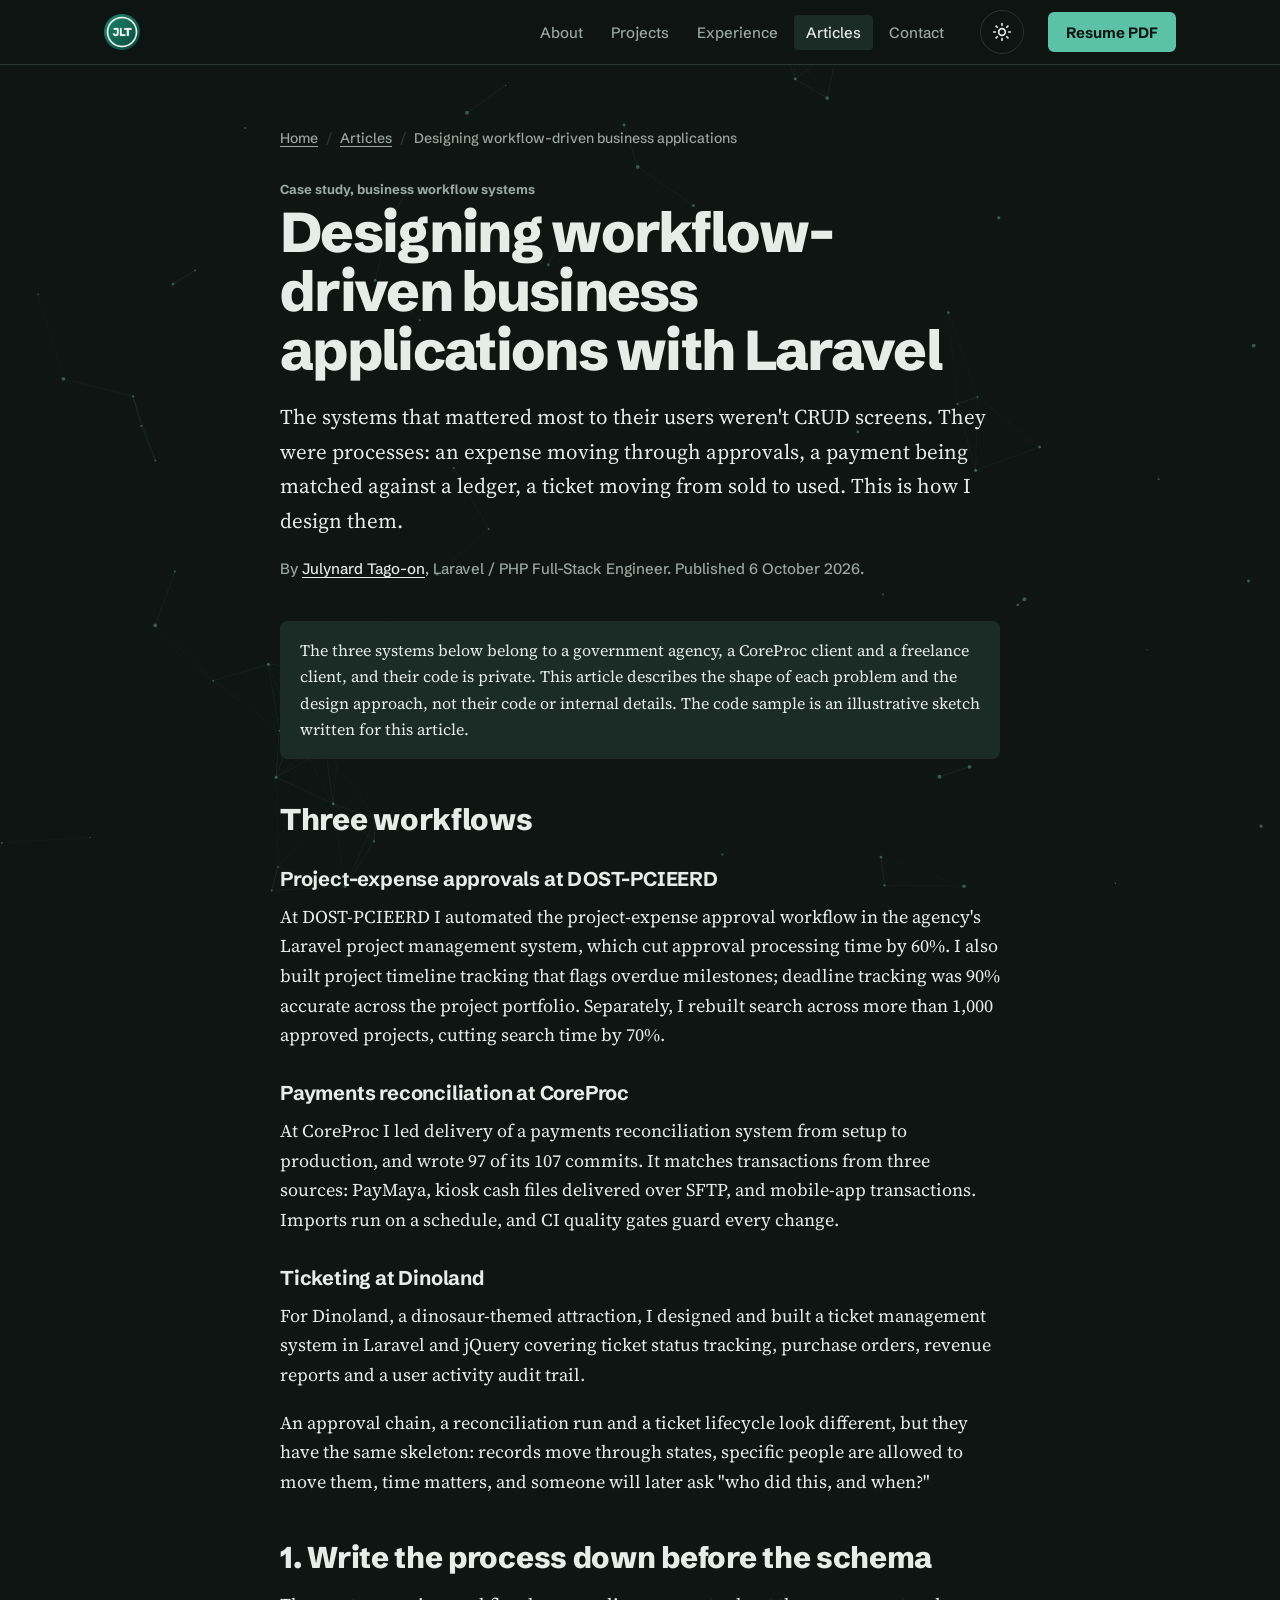
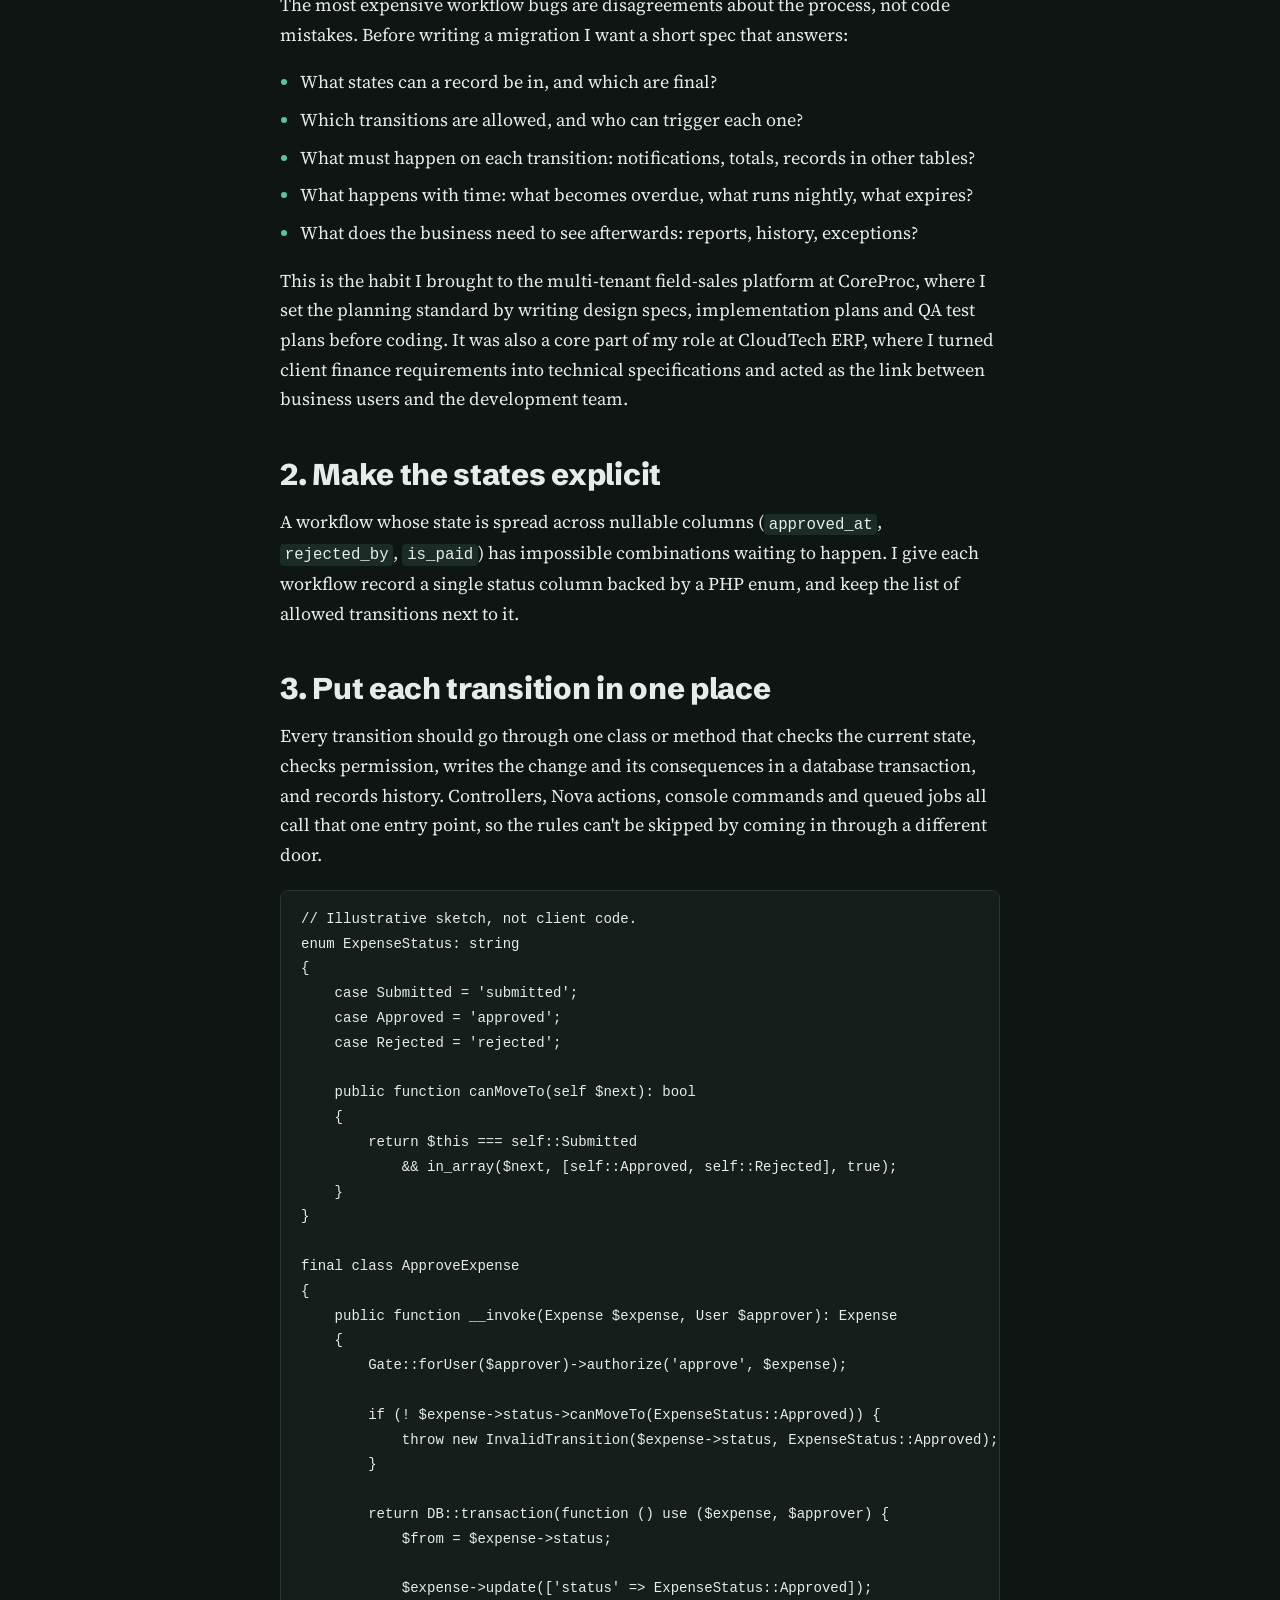
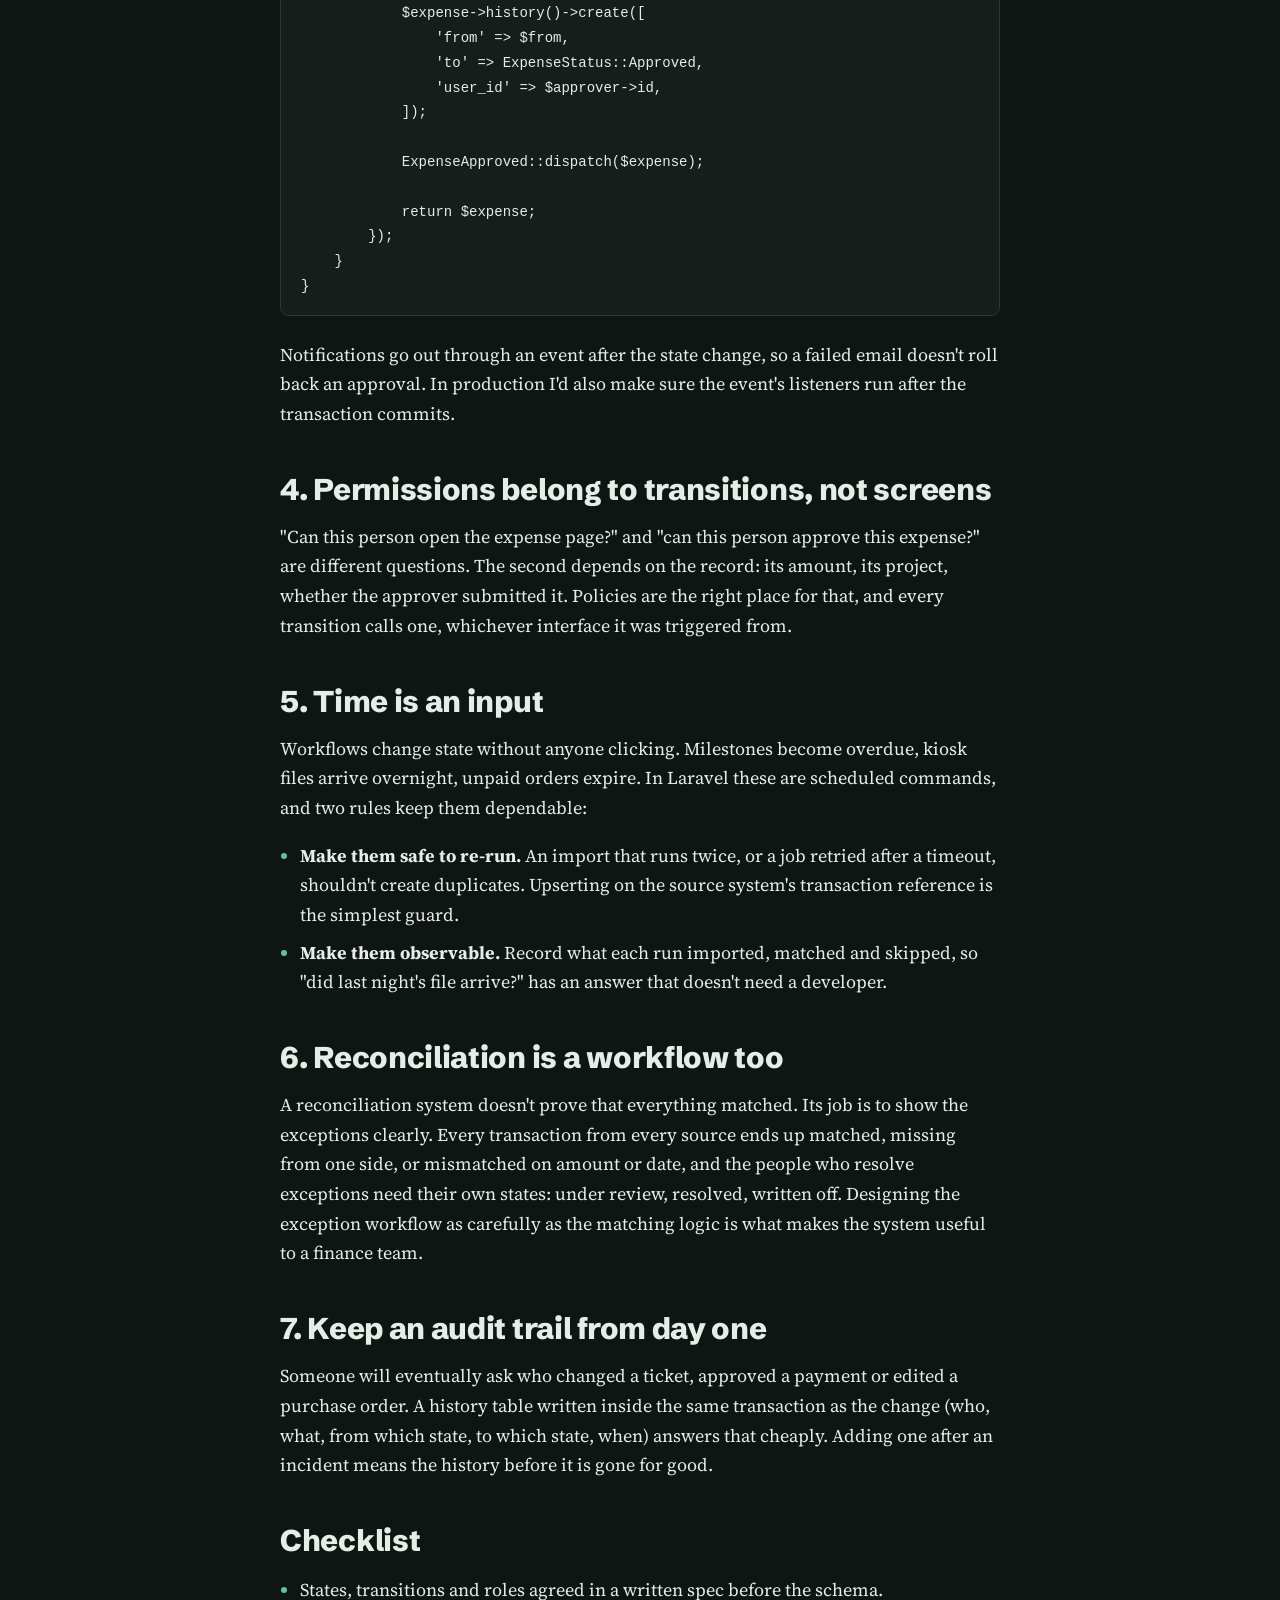
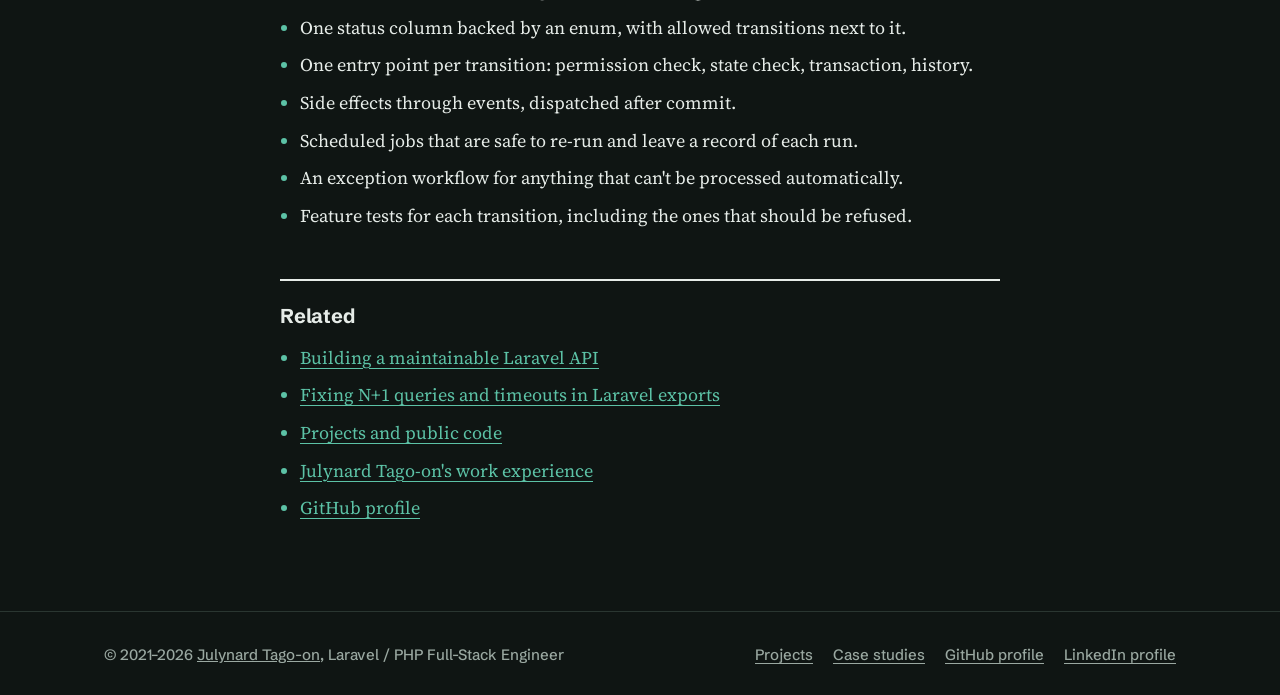
<file: articles/designing-workflow-driven-business-applications/index.html>
<!DOCTYPE html>
<html lang="en" data-theme="dark">
<head>
  <meta charset="utf-8">
  <meta name="viewport" content="width=device-width, initial-scale=1">
  <title>Designing Workflow-Driven Laravel Applications | Julynard Tago-on</title>
  <meta name="description" content="Lessons from an expense-approval workflow, a payments reconciliation system and a ticketing system: explicit states, permissions, schedules and audit trails.">
  <meta name="author" content="Julynard Tago-on">
  <link rel="canonical" href="https://julynardtago-on.netlify.app/articles/designing-workflow-driven-business-applications/">

  <meta property="og:type" content="article">
  <meta property="og:site_name" content="Julynard Tago-on">
  <meta property="og:locale" content="en_US">
  <meta property="og:url" content="https://julynardtago-on.netlify.app/articles/designing-workflow-driven-business-applications/">
  <meta property="og:title" content="Designing workflow-driven business applications with Laravel">
  <meta property="og:description" content="Lessons from an expense-approval workflow, a payments reconciliation system and a ticketing system: explicit states, permissions, schedules and audit trails.">
  <meta property="og:image" content="https://julynardtago-on.netlify.app/img/julynard-2026.jpg">
  <meta property="og:image:width" content="1200">
  <meta property="og:image:height" content="1200">
  <meta property="og:image:alt" content="Portrait of Julynard Tago-on">
  <meta property="article:published_time" content="2026-10-06">
  <meta property="article:modified_time" content="2026-10-06">
  <meta property="article:author" content="https://julynardtago-on.netlify.app/">
  <meta property="article:tag" content="Laravel">
  <meta property="article:tag" content="Business workflows">
  <meta property="article:tag" content="Software design">
  <meta property="article:tag" content="Scheduled jobs">
  <meta name="twitter:card" content="summary">
  <meta name="twitter:title" content="Designing workflow-driven business applications with Laravel">
  <meta name="twitter:description" content="Lessons from an expense-approval workflow, a payments reconciliation system and a ticketing system: explicit states, permissions, schedules and audit trails.">
  <meta name="twitter:image" content="https://julynardtago-on.netlify.app/img/julynard-2026.jpg">
  <meta name="theme-color" content="#0F1513">
  <script>
    // Apply a saved theme before first paint. Dark is the default.
    try {
      var saved = localStorage.getItem('theme');
      if (saved === 'light' || saved === 'dark') document.documentElement.setAttribute('data-theme', saved);
    } catch (e) {}
  </script>

  <link href="/img/JLT.ico" rel="icon" sizes="any">
  <link href="/img/icon-192.png" rel="icon" type="image/png" sizes="192x192">
  <link href="/img/apple-touch-icon.png" rel="apple-touch-icon">

  <link rel="preconnect" href="https://fonts.googleapis.com">
  <link rel="preconnect" href="https://fonts.gstatic.com" crossorigin>
  <link href="https://fonts.googleapis.com/css2?family=Schibsted+Grotesk:wght@500;700;800&family=Source+Serif+4:ital,opsz,wght@0,8..60,400;0,8..60,600;1,8..60,400&display=swap" rel="stylesheet">
  <link href="/css/site.css" rel="stylesheet">

  <script type="application/ld+json">
  {
    "@context": "https://schema.org",
    "@graph": [
      {
        "@type": "Article",
        "@id": "https://julynardtago-on.netlify.app/articles/designing-workflow-driven-business-applications/#article",
        "mainEntityOfPage": "https://julynardtago-on.netlify.app/articles/designing-workflow-driven-business-applications/",
        "headline": "Designing workflow-driven business applications with Laravel",
        "description": "Lessons from an expense-approval workflow, a payments reconciliation system and a ticketing system: explicit states, permissions, schedules and audit trails.",
        "image": "https://julynardtago-on.netlify.app/img/julynard-2026.jpg",
        "datePublished": "2026-10-06",
        "dateModified": "2026-10-06",
        "inLanguage": "en",
        "author": {
          "@type": "Person",
          "@id": "https://julynardtago-on.netlify.app/#person",
          "name": "Julynard Tago-on",
          "url": "https://julynardtago-on.netlify.app/",
          "jobTitle": "Laravel / PHP Full-Stack Engineer",
          "sameAs": [
            "https://github.com/Julynard",
            "https://www.linkedin.com/in/julynard-tago-on/"
          ]
        },
        "publisher": {
          "@id": "https://julynardtago-on.netlify.app/#person"
        },
        "about": [
          "Laravel",
          "Workflow systems",
          "Business applications",
          "Software design"
        ]
      },
      {
        "@type": "BreadcrumbList",
        "itemListElement": [
          {
            "@type": "ListItem",
            "position": 1,
            "name": "Home",
            "item": "https://julynardtago-on.netlify.app/"
          },
          {
            "@type": "ListItem",
            "position": 2,
            "name": "Articles",
            "item": "https://julynardtago-on.netlify.app/articles/"
          },
          {
            "@type": "ListItem",
            "position": 3,
            "name": "Designing workflow-driven business applications"
          }
        ]
      }
    ]
  }
  </script>
</head>

<body>
  <canvas class="ambient" aria-hidden="true"></canvas>
  <a class="skip" href="#main">Skip to content</a>

  <header class="topbar">
    <div class="wrap topbar-inner">
      <a class="brand" href="/" aria-label="Julynard Tago-on, home"><img src="/img/icon-192.png" width="36" height="36" alt=""></a>
      <nav aria-label="Site">
        <ul class="nav">
          <li><a href="/#about">About</a></li>
          <li><a href="/projects/">Projects</a></li>
          <li><a href="/#experience">Experience</a></li>
          <li><a href="/articles/" aria-current="page">Articles</a></li>
          <li><a href="/#contact">Contact</a></li>
        </ul>
      </nav>
      <button class="theme-toggle" type="button" aria-label="Switch to light mode">
        <svg class="icon-sun" viewBox="0 0 24 24" fill="none" stroke="currentColor" stroke-width="2" stroke-linecap="round" aria-hidden="true"><circle cx="12" cy="12" r="4"/><path d="M12 2v2M12 20v2M4.9 4.9l1.4 1.4M17.7 17.7l1.4 1.4M2 12h2M20 12h2M4.9 19.1l1.4-1.4M17.7 6.3l1.4-1.4"/></svg>
        <svg class="icon-moon" viewBox="0 0 24 24" fill="none" stroke="currentColor" stroke-width="2" stroke-linecap="round" stroke-linejoin="round" aria-hidden="true"><path d="M21 12.8A9 9 0 1 1 11.2 3a7 7 0 0 0 9.8 9.8z"/></svg>
      </button>
      <a class="btn btn-small" href="/files/2026-Resume-Julynard.pdf" target="_blank" rel="noopener">Resume PDF</a>
    </div>
  </header>

  <main id="main">
    <article class="page">
      <div class="wrap page-wrap">
        <nav class="crumbs" aria-label="Breadcrumb">
          <ol>
          <li><a href="/">Home</a></li>
          <li><a href="/articles/">Articles</a></li>
          <li aria-current="page">Designing workflow-driven business applications</li>
          </ol>
        </nav>
        <header class="page-head">
          <p class="kind">Case study, business workflow systems</p>
          <h1>Designing workflow-driven business applications with Laravel</h1>
          <p class="page-lede">The systems that mattered most to their users weren't CRUD screens. They were processes: an expense moving through approvals, a payment being matched against a ledger, a ticket moving from sold to used. This is how I design them.</p>
          <p class="byline">By <a href="/" rel="author">Julynard Tago-on</a>, Laravel / PHP Full-Stack Engineer. Published <time datetime="2026-10-06">6 October 2026</time>.</p>
        </header>

        <div class="article-body">
          <div class="callout">
            <p>The three systems below belong to a government agency, a CoreProc client and a freelance client, and their code is private. This article describes the shape of each problem and the design approach, not their code or internal details. The code sample is an illustrative sketch written for this article.</p>
          </div>

          <h2>Three workflows</h2>
          <h3>Project-expense approvals at DOST-PCIEERD</h3>
          <p>At DOST-PCIEERD I automated the project-expense approval workflow in the agency's Laravel project management system, which cut approval processing time by 60%. I also built project timeline tracking that flags overdue milestones; deadline tracking was 90% accurate across the project portfolio. Separately, I rebuilt search across more than 1,000 approved projects, cutting search time by 70%.</p>

          <h3>Payments reconciliation at CoreProc</h3>
          <p>At CoreProc I led delivery of a payments reconciliation system from setup to production, and wrote 97 of its 107 commits. It matches transactions from three sources: PayMaya, kiosk cash files delivered over SFTP, and mobile-app transactions. Imports run on a schedule, and CI quality gates guard every change.</p>

          <h3>Ticketing at Dinoland</h3>
          <p>For Dinoland, a dinosaur-themed attraction, I designed and built a ticket management system in Laravel and jQuery covering ticket status tracking, purchase orders, revenue reports and a user activity audit trail.</p>

          <p>An approval chain, a reconciliation run and a ticket lifecycle look different, but they have the same skeleton: records move through states, specific people are allowed to move them, time matters, and someone will later ask "who did this, and when?"</p>

          <h2>1. Write the process down before the schema</h2>
          <p>The most expensive workflow bugs are disagreements about the process, not code mistakes. Before writing a migration I want a short spec that answers:</p>
          <ul>
            <li>What states can a record be in, and which are final?</li>
            <li>Which transitions are allowed, and who can trigger each one?</li>
            <li>What must happen on each transition: notifications, totals, records in other tables?</li>
            <li>What happens with time: what becomes overdue, what runs nightly, what expires?</li>
            <li>What does the business need to see afterwards: reports, history, exceptions?</li>
          </ul>
          <p>This is the habit I brought to the multi-tenant field-sales platform at CoreProc, where I set the planning standard by writing design specs, implementation plans and QA test plans before coding. It was also a core part of my role at CloudTech ERP, where I turned client finance requirements into technical specifications and acted as the link between business users and the development team.</p>

          <h2>2. Make the states explicit</h2>
          <p>A workflow whose state is spread across nullable columns (<code>approved_at</code>, <code>rejected_by</code>, <code>is_paid</code>) has impossible combinations waiting to happen. I give each workflow record a single status column backed by a PHP enum, and keep the list of allowed transitions next to it.</p>

          <h2>3. Put each transition in one place</h2>
          <p>Every transition should go through one class or method that checks the current state, checks permission, writes the change and its consequences in a database transaction, and records history. Controllers, Nova actions, console commands and queued jobs all call that one entry point, so the rules can't be skipped by coming in through a different door.</p>
          <pre><code>// Illustrative sketch, not client code.
enum ExpenseStatus: string
{
    case Submitted = 'submitted';
    case Approved = 'approved';
    case Rejected = 'rejected';

    public function canMoveTo(self $next): bool
    {
        return $this === self::Submitted
            &amp;&amp; in_array($next, [self::Approved, self::Rejected], true);
    }
}

final class ApproveExpense
{
    public function __invoke(Expense $expense, User $approver): Expense
    {
        Gate::forUser($approver)-&gt;authorize('approve', $expense);

        if (! $expense-&gt;status-&gt;canMoveTo(ExpenseStatus::Approved)) {
            throw new InvalidTransition($expense-&gt;status, ExpenseStatus::Approved);
        }

        return DB::transaction(function () use ($expense, $approver) {
            $from = $expense-&gt;status;

            $expense-&gt;update(['status' =&gt; ExpenseStatus::Approved]);
            $expense-&gt;history()-&gt;create([
                'from' =&gt; $from,
                'to' =&gt; ExpenseStatus::Approved,
                'user_id' =&gt; $approver-&gt;id,
            ]);

            ExpenseApproved::dispatch($expense);

            return $expense;
        });
    }
}</code></pre>
          <p>Notifications go out through an event after the state change, so a failed email doesn't roll back an approval. In production I'd also make sure the event's listeners run after the transaction commits.</p>

          <h2>4. Permissions belong to transitions, not screens</h2>
          <p>"Can this person open the expense page?" and "can this person approve this expense?" are different questions. The second depends on the record: its amount, its project, whether the approver submitted it. Policies are the right place for that, and every transition calls one, whichever interface it was triggered from.</p>

          <h2>5. Time is an input</h2>
          <p>Workflows change state without anyone clicking. Milestones become overdue, kiosk files arrive overnight, unpaid orders expire. In Laravel these are scheduled commands, and two rules keep them dependable:</p>
          <ul>
            <li><strong>Make them safe to re-run.</strong> An import that runs twice, or a job retried after a timeout, shouldn't create duplicates. Upserting on the source system's transaction reference is the simplest guard.</li>
            <li><strong>Make them observable.</strong> Record what each run imported, matched and skipped, so "did last night's file arrive?" has an answer that doesn't need a developer.</li>
          </ul>

          <h2>6. Reconciliation is a workflow too</h2>
          <p>A reconciliation system doesn't prove that everything matched. Its job is to show the exceptions clearly. Every transaction from every source ends up matched, missing from one side, or mismatched on amount or date, and the people who resolve exceptions need their own states: under review, resolved, written off. Designing the exception workflow as carefully as the matching logic is what makes the system useful to a finance team.</p>

          <h2>7. Keep an audit trail from day one</h2>
          <p>Someone will eventually ask who changed a ticket, approved a payment or edited a purchase order. A history table written inside the same transaction as the change (who, what, from which state, to which state, when) answers that cheaply. Adding one after an incident means the history before it is gone for good.</p>

          <h2>Checklist</h2>
          <ul>
            <li>States, transitions and roles agreed in a written spec before the schema.</li>
            <li>One status column backed by an enum, with allowed transitions next to it.</li>
            <li>One entry point per transition: permission check, state check, transaction, history.</li>
            <li>Side effects through events, dispatched after commit.</li>
            <li>Scheduled jobs that are safe to re-run and leave a record of each run.</li>
            <li>An exception workflow for anything that can't be processed automatically.</li>
            <li>Feature tests for each transition, including the ones that should be refused.</li>
          </ul>
        </div>

        <aside class="related" aria-labelledby="related-title">
          <h2 id="related-title">Related</h2>
          <ul>
            <li><a href="/articles/building-a-maintainable-laravel-api/">Building a maintainable Laravel API</a></li>
            <li><a href="/articles/fixing-n-plus-one-queries-in-laravel-exports/">Fixing N+1 queries and timeouts in Laravel exports</a></li>
            <li><a href="/projects/">Projects and public code</a></li>
            <li><a href="/#experience">Julynard Tago-on's work experience</a></li>
            <li><a href="https://github.com/Julynard" rel="noopener">GitHub profile</a></li>
          </ul>
        </aside>
      </div>
    </article>
  </main>

  <footer class="footer">
    <div class="wrap">
      <p>&copy; 2021&ndash;2026 <a href="/">Julynard Tago-on</a>, Laravel / PHP Full-Stack Engineer</p>
      <ul class="footer-links">
        <li><a href="/projects/">Projects</a></li>
        <li><a href="/articles/">Case studies</a></li>
        <li><a href="https://github.com/Julynard" rel="noopener">GitHub profile</a></li>
        <li><a href="https://www.linkedin.com/in/julynard-tago-on/" rel="noopener">LinkedIn profile</a></li>
      </ul>
    </div>
  </footer>

  <script src="/js/vendor/lenis.min.js" defer></script>
  <script src="/js/site.js" defer></script>
</body>
</html>
</file>
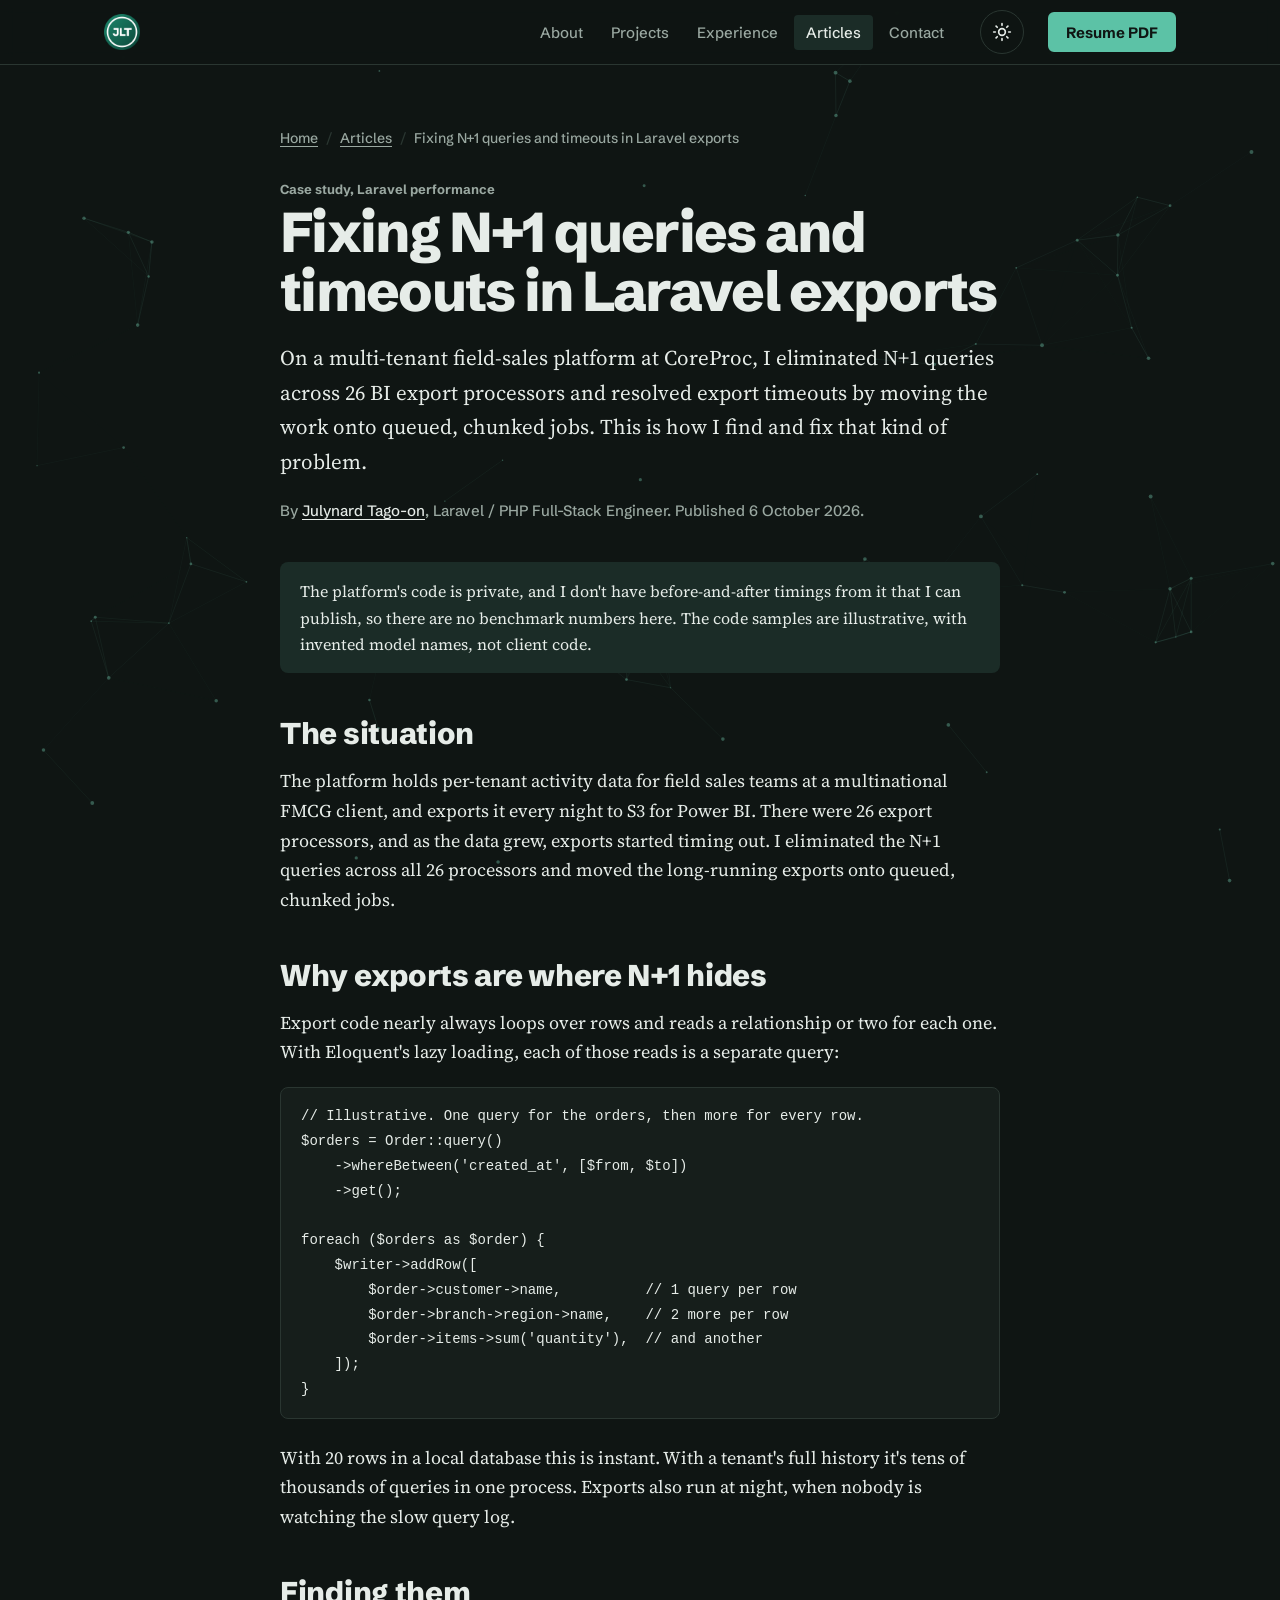
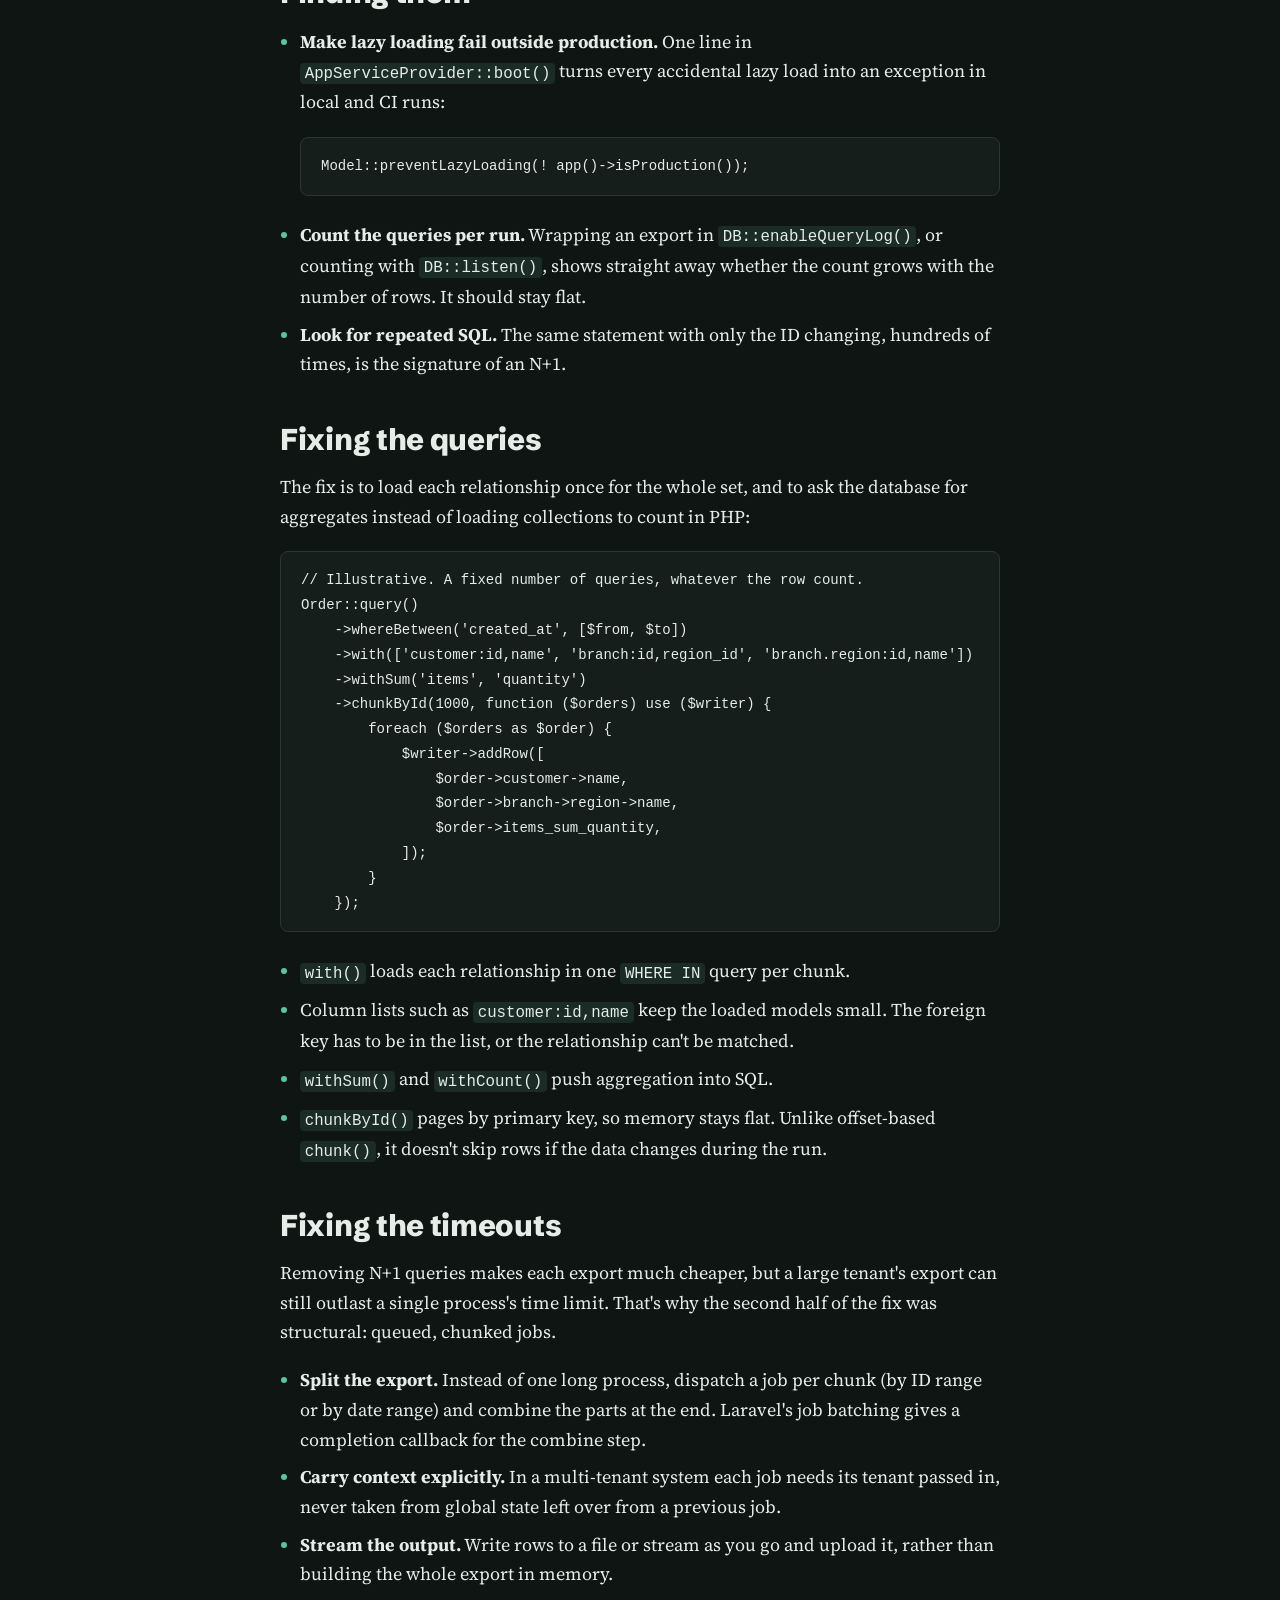
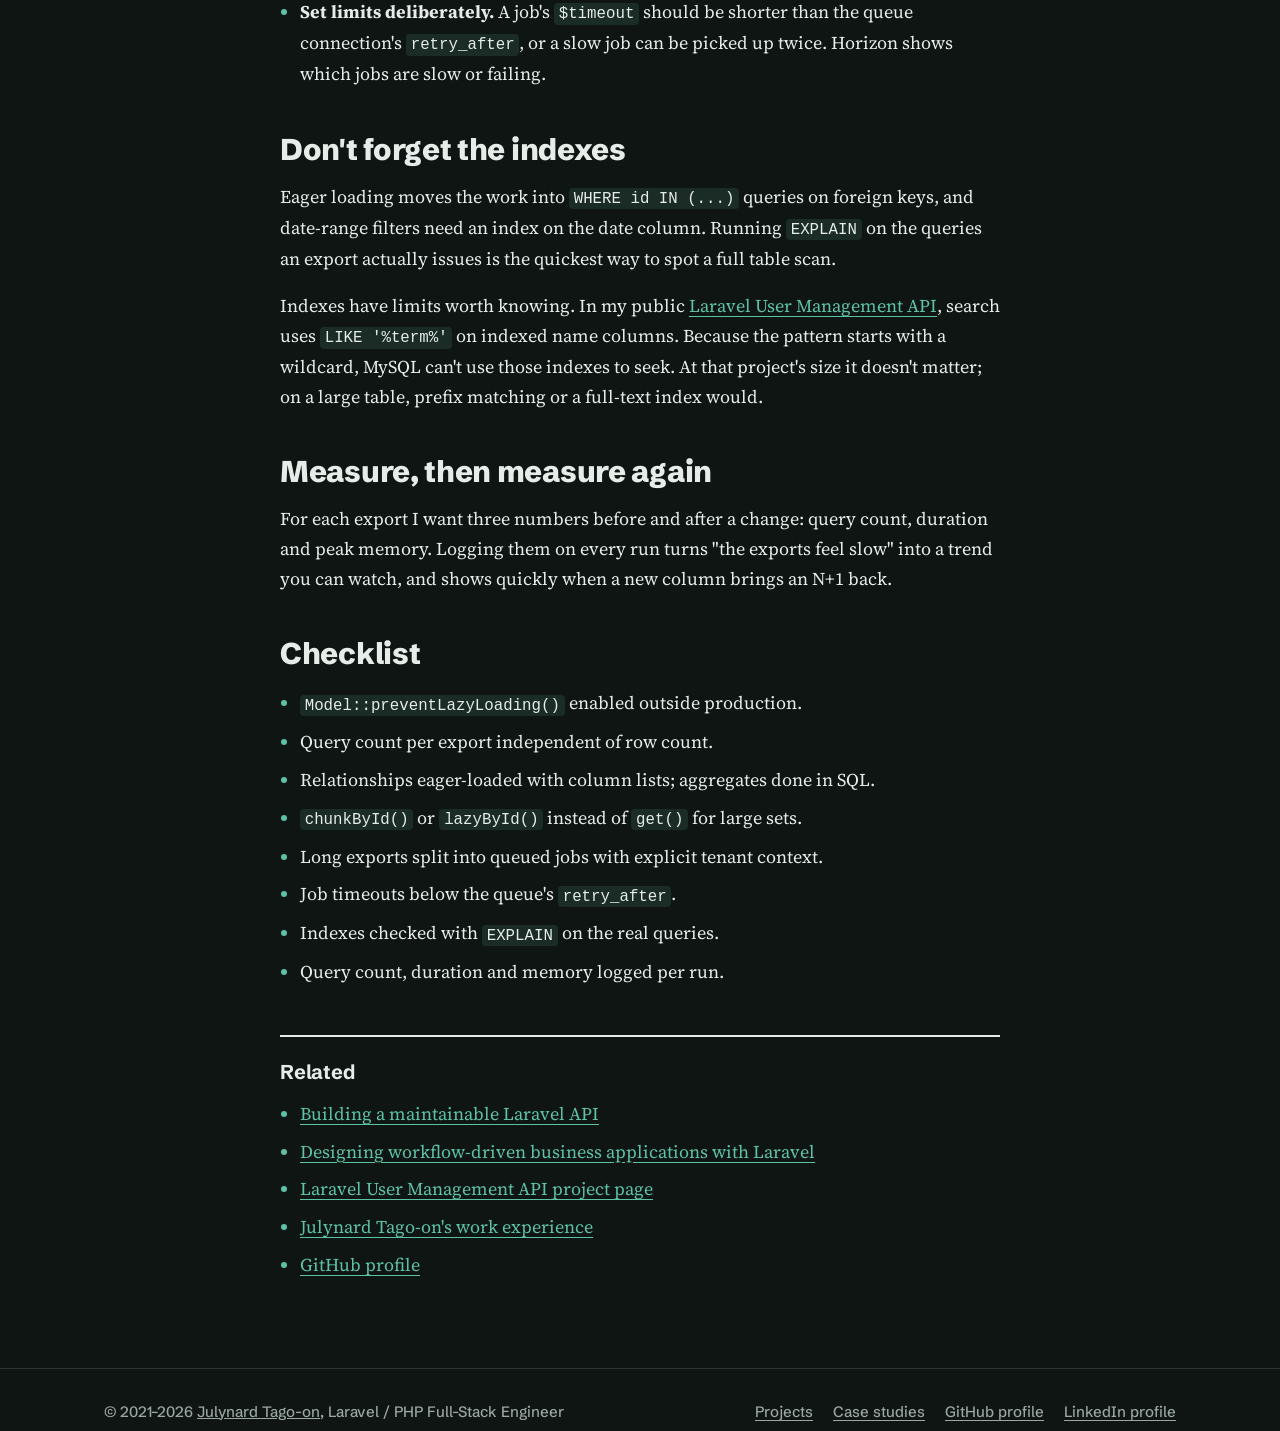
<file: articles/fixing-n-plus-one-queries-in-laravel-exports/index.html>
<!DOCTYPE html>
<html lang="en" data-theme="dark">
<head>
  <meta charset="utf-8">
  <meta name="viewport" content="width=device-width, initial-scale=1">
  <title>Fixing N+1 Queries and Timeouts in Laravel Exports | Julynard Tago-on</title>
  <meta name="description" content="A Laravel performance case study: finding N+1 queries in data exports, fixing them with eager loading and chunking, and moving long exports onto queued jobs.">
  <meta name="author" content="Julynard Tago-on">
  <link rel="canonical" href="https://julynardtago-on.netlify.app/articles/fixing-n-plus-one-queries-in-laravel-exports/">

  <meta property="og:type" content="article">
  <meta property="og:site_name" content="Julynard Tago-on">
  <meta property="og:locale" content="en_US">
  <meta property="og:url" content="https://julynardtago-on.netlify.app/articles/fixing-n-plus-one-queries-in-laravel-exports/">
  <meta property="og:title" content="Fixing N+1 queries and timeouts in Laravel exports">
  <meta property="og:description" content="A Laravel performance case study: finding N+1 queries in data exports, fixing them with eager loading and chunking, and moving long exports onto queued jobs.">
  <meta property="og:image" content="https://julynardtago-on.netlify.app/img/julynard-2026.jpg">
  <meta property="og:image:width" content="1200">
  <meta property="og:image:height" content="1200">
  <meta property="og:image:alt" content="Portrait of Julynard Tago-on">
  <meta property="article:published_time" content="2026-10-06">
  <meta property="article:modified_time" content="2026-10-06">
  <meta property="article:author" content="https://julynardtago-on.netlify.app/">
  <meta property="article:tag" content="Laravel">
  <meta property="article:tag" content="Performance">
  <meta property="article:tag" content="Eloquent">
  <meta property="article:tag" content="Queues">
  <meta property="article:tag" content="MySQL">
  <meta name="twitter:card" content="summary">
  <meta name="twitter:title" content="Fixing N+1 queries and timeouts in Laravel exports">
  <meta name="twitter:description" content="A Laravel performance case study: finding N+1 queries in data exports, fixing them with eager loading and chunking, and moving long exports onto queued jobs.">
  <meta name="twitter:image" content="https://julynardtago-on.netlify.app/img/julynard-2026.jpg">
  <meta name="theme-color" content="#0F1513">
  <script>
    // Apply a saved theme before first paint. Dark is the default.
    try {
      var saved = localStorage.getItem('theme');
      if (saved === 'light' || saved === 'dark') document.documentElement.setAttribute('data-theme', saved);
    } catch (e) {}
  </script>

  <link href="/img/JLT.ico" rel="icon" sizes="any">
  <link href="/img/icon-192.png" rel="icon" type="image/png" sizes="192x192">
  <link href="/img/apple-touch-icon.png" rel="apple-touch-icon">

  <link rel="preconnect" href="https://fonts.googleapis.com">
  <link rel="preconnect" href="https://fonts.gstatic.com" crossorigin>
  <link href="https://fonts.googleapis.com/css2?family=Schibsted+Grotesk:wght@500;700;800&family=Source+Serif+4:ital,opsz,wght@0,8..60,400;0,8..60,600;1,8..60,400&display=swap" rel="stylesheet">
  <link href="/css/site.css" rel="stylesheet">

  <script type="application/ld+json">
  {
    "@context": "https://schema.org",
    "@graph": [
      {
        "@type": "Article",
        "@id": "https://julynardtago-on.netlify.app/articles/fixing-n-plus-one-queries-in-laravel-exports/#article",
        "mainEntityOfPage": "https://julynardtago-on.netlify.app/articles/fixing-n-plus-one-queries-in-laravel-exports/",
        "headline": "Fixing N+1 queries and timeouts in Laravel exports",
        "description": "A Laravel performance case study: finding N+1 queries in data exports, fixing them with eager loading and chunking, and moving long exports onto queued jobs.",
        "image": "https://julynardtago-on.netlify.app/img/julynard-2026.jpg",
        "datePublished": "2026-10-06",
        "dateModified": "2026-10-06",
        "inLanguage": "en",
        "author": {
          "@type": "Person",
          "@id": "https://julynardtago-on.netlify.app/#person",
          "name": "Julynard Tago-on",
          "url": "https://julynardtago-on.netlify.app/",
          "jobTitle": "Laravel / PHP Full-Stack Engineer",
          "sameAs": [
            "https://github.com/Julynard",
            "https://www.linkedin.com/in/julynard-tago-on/"
          ]
        },
        "publisher": {
          "@id": "https://julynardtago-on.netlify.app/#person"
        },
        "about": [
          "Laravel",
          "Database performance",
          "N+1 query problem",
          "Laravel queues"
        ]
      },
      {
        "@type": "BreadcrumbList",
        "itemListElement": [
          {
            "@type": "ListItem",
            "position": 1,
            "name": "Home",
            "item": "https://julynardtago-on.netlify.app/"
          },
          {
            "@type": "ListItem",
            "position": 2,
            "name": "Articles",
            "item": "https://julynardtago-on.netlify.app/articles/"
          },
          {
            "@type": "ListItem",
            "position": 3,
            "name": "Fixing N+1 queries and timeouts in Laravel exports"
          }
        ]
      }
    ]
  }
  </script>
</head>

<body>
  <canvas class="ambient" aria-hidden="true"></canvas>
  <a class="skip" href="#main">Skip to content</a>

  <header class="topbar">
    <div class="wrap topbar-inner">
      <a class="brand" href="/" aria-label="Julynard Tago-on, home"><img src="/img/icon-192.png" width="36" height="36" alt=""></a>
      <nav aria-label="Site">
        <ul class="nav">
          <li><a href="/#about">About</a></li>
          <li><a href="/projects/">Projects</a></li>
          <li><a href="/#experience">Experience</a></li>
          <li><a href="/articles/" aria-current="page">Articles</a></li>
          <li><a href="/#contact">Contact</a></li>
        </ul>
      </nav>
      <button class="theme-toggle" type="button" aria-label="Switch to light mode">
        <svg class="icon-sun" viewBox="0 0 24 24" fill="none" stroke="currentColor" stroke-width="2" stroke-linecap="round" aria-hidden="true"><circle cx="12" cy="12" r="4"/><path d="M12 2v2M12 20v2M4.9 4.9l1.4 1.4M17.7 17.7l1.4 1.4M2 12h2M20 12h2M4.9 19.1l1.4-1.4M17.7 6.3l1.4-1.4"/></svg>
        <svg class="icon-moon" viewBox="0 0 24 24" fill="none" stroke="currentColor" stroke-width="2" stroke-linecap="round" stroke-linejoin="round" aria-hidden="true"><path d="M21 12.8A9 9 0 1 1 11.2 3a7 7 0 0 0 9.8 9.8z"/></svg>
      </button>
      <a class="btn btn-small" href="/files/2026-Resume-Julynard.pdf" target="_blank" rel="noopener">Resume PDF</a>
    </div>
  </header>

  <main id="main">
    <article class="page">
      <div class="wrap page-wrap">
        <nav class="crumbs" aria-label="Breadcrumb">
          <ol>
          <li><a href="/">Home</a></li>
          <li><a href="/articles/">Articles</a></li>
          <li aria-current="page">Fixing N+1 queries and timeouts in Laravel exports</li>
          </ol>
        </nav>
        <header class="page-head">
          <p class="kind">Case study, Laravel performance</p>
          <h1>Fixing N+1 queries and timeouts in Laravel exports</h1>
          <p class="page-lede">On a multi-tenant field-sales platform at CoreProc, I eliminated N+1 queries across 26 BI export processors and resolved export timeouts by moving the work onto queued, chunked jobs. This is how I find and fix that kind of problem.</p>
          <p class="byline">By <a href="/" rel="author">Julynard Tago-on</a>, Laravel / PHP Full-Stack Engineer. Published <time datetime="2026-10-06">6 October 2026</time>.</p>
        </header>

        <div class="article-body">
          <div class="callout">
            <p>The platform's code is private, and I don't have before-and-after timings from it that I can publish, so there are no benchmark numbers here. The code samples are illustrative, with invented model names, not client code.</p>
          </div>

          <h2>The situation</h2>
          <p>The platform holds per-tenant activity data for field sales teams at a multinational FMCG client, and exports it every night to S3 for Power BI. There were 26 export processors, and as the data grew, exports started timing out. I eliminated the N+1 queries across all 26 processors and moved the long-running exports onto queued, chunked jobs.</p>

          <h2>Why exports are where N+1 hides</h2>
          <p>Export code nearly always loops over rows and reads a relationship or two for each one. With Eloquent's lazy loading, each of those reads is a separate query:</p>
          <pre><code>// Illustrative. One query for the orders, then more for every row.
$orders = Order::query()
    -&gt;whereBetween('created_at', [$from, $to])
    -&gt;get();

foreach ($orders as $order) {
    $writer-&gt;addRow([
        $order-&gt;customer-&gt;name,          // 1 query per row
        $order-&gt;branch-&gt;region-&gt;name,    // 2 more per row
        $order-&gt;items-&gt;sum('quantity'),  // and another
    ]);
}</code></pre>
          <p>With 20 rows in a local database this is instant. With a tenant's full history it's tens of thousands of queries in one process. Exports also run at night, when nobody is watching the slow query log.</p>

          <h2>Finding them</h2>
          <ul>
            <li><strong>Make lazy loading fail outside production.</strong> One line in <code>AppServiceProvider::boot()</code> turns every accidental lazy load into an exception in local and CI runs:
              <pre><code>Model::preventLazyLoading(! app()-&gt;isProduction());</code></pre>
            </li>
            <li><strong>Count the queries per run.</strong> Wrapping an export in <code>DB::enableQueryLog()</code>, or counting with <code>DB::listen()</code>, shows straight away whether the count grows with the number of rows. It should stay flat.</li>
            <li><strong>Look for repeated SQL.</strong> The same statement with only the ID changing, hundreds of times, is the signature of an N+1.</li>
          </ul>

          <h2>Fixing the queries</h2>
          <p>The fix is to load each relationship once for the whole set, and to ask the database for aggregates instead of loading collections to count in PHP:</p>
          <pre><code>// Illustrative. A fixed number of queries, whatever the row count.
Order::query()
    -&gt;whereBetween('created_at', [$from, $to])
    -&gt;with(['customer:id,name', 'branch:id,region_id', 'branch.region:id,name'])
    -&gt;withSum('items', 'quantity')
    -&gt;chunkById(1000, function ($orders) use ($writer) {
        foreach ($orders as $order) {
            $writer-&gt;addRow([
                $order-&gt;customer-&gt;name,
                $order-&gt;branch-&gt;region-&gt;name,
                $order-&gt;items_sum_quantity,
            ]);
        }
    });</code></pre>
          <ul>
            <li><code>with()</code> loads each relationship in one <code>WHERE IN</code> query per chunk.</li>
            <li>Column lists such as <code>customer:id,name</code> keep the loaded models small. The foreign key has to be in the list, or the relationship can't be matched.</li>
            <li><code>withSum()</code> and <code>withCount()</code> push aggregation into SQL.</li>
            <li><code>chunkById()</code> pages by primary key, so memory stays flat. Unlike offset-based <code>chunk()</code>, it doesn't skip rows if the data changes during the run.</li>
          </ul>

          <h2>Fixing the timeouts</h2>
          <p>Removing N+1 queries makes each export much cheaper, but a large tenant's export can still outlast a single process's time limit. That's why the second half of the fix was structural: queued, chunked jobs.</p>
          <ul>
            <li><strong>Split the export.</strong> Instead of one long process, dispatch a job per chunk (by ID range or by date range) and combine the parts at the end. Laravel's job batching gives a completion callback for the combine step.</li>
            <li><strong>Carry context explicitly.</strong> In a multi-tenant system each job needs its tenant passed in, never taken from global state left over from a previous job.</li>
            <li><strong>Stream the output.</strong> Write rows to a file or stream as you go and upload it, rather than building the whole export in memory.</li>
            <li><strong>Set limits deliberately.</strong> A job's <code>$timeout</code> should be shorter than the queue connection's <code>retry_after</code>, or a slow job can be picked up twice. Horizon shows which jobs are slow or failing.</li>
          </ul>

          <h2>Don't forget the indexes</h2>
          <p>Eager loading moves the work into <code>WHERE id IN (...)</code> queries on foreign keys, and date-range filters need an index on the date column. Running <code>EXPLAIN</code> on the queries an export actually issues is the quickest way to spot a full table scan.</p>
          <p>Indexes have limits worth knowing. In my public <a href="/projects/laravel-user-management-api/">Laravel User Management API</a>, search uses <code>LIKE '%term%'</code> on indexed name columns. Because the pattern starts with a wildcard, MySQL can't use those indexes to seek. At that project's size it doesn't matter; on a large table, prefix matching or a full-text index would.</p>

          <h2>Measure, then measure again</h2>
          <p>For each export I want three numbers before and after a change: query count, duration and peak memory. Logging them on every run turns "the exports feel slow" into a trend you can watch, and shows quickly when a new column brings an N+1 back.</p>

          <h2>Checklist</h2>
          <ul>
            <li><code>Model::preventLazyLoading()</code> enabled outside production.</li>
            <li>Query count per export independent of row count.</li>
            <li>Relationships eager-loaded with column lists; aggregates done in SQL.</li>
            <li><code>chunkById()</code> or <code>lazyById()</code> instead of <code>get()</code> for large sets.</li>
            <li>Long exports split into queued jobs with explicit tenant context.</li>
            <li>Job timeouts below the queue's <code>retry_after</code>.</li>
            <li>Indexes checked with <code>EXPLAIN</code> on the real queries.</li>
            <li>Query count, duration and memory logged per run.</li>
          </ul>
        </div>

        <aside class="related" aria-labelledby="related-title">
          <h2 id="related-title">Related</h2>
          <ul>
            <li><a href="/articles/building-a-maintainable-laravel-api/">Building a maintainable Laravel API</a></li>
            <li><a href="/articles/designing-workflow-driven-business-applications/">Designing workflow-driven business applications with Laravel</a></li>
            <li><a href="/projects/laravel-user-management-api/">Laravel User Management API project page</a></li>
            <li><a href="/#experience">Julynard Tago-on's work experience</a></li>
            <li><a href="https://github.com/Julynard" rel="noopener">GitHub profile</a></li>
          </ul>
        </aside>
      </div>
    </article>
  </main>

  <footer class="footer">
    <div class="wrap">
      <p>&copy; 2021&ndash;2026 <a href="/">Julynard Tago-on</a>, Laravel / PHP Full-Stack Engineer</p>
      <ul class="footer-links">
        <li><a href="/projects/">Projects</a></li>
        <li><a href="/articles/">Case studies</a></li>
        <li><a href="https://github.com/Julynard" rel="noopener">GitHub profile</a></li>
        <li><a href="https://www.linkedin.com/in/julynard-tago-on/" rel="noopener">LinkedIn profile</a></li>
      </ul>
    </div>
  </footer>

  <script src="/js/vendor/lenis.min.js" defer></script>
  <script src="/js/site.js" defer></script>
</body>
</html>
</file>
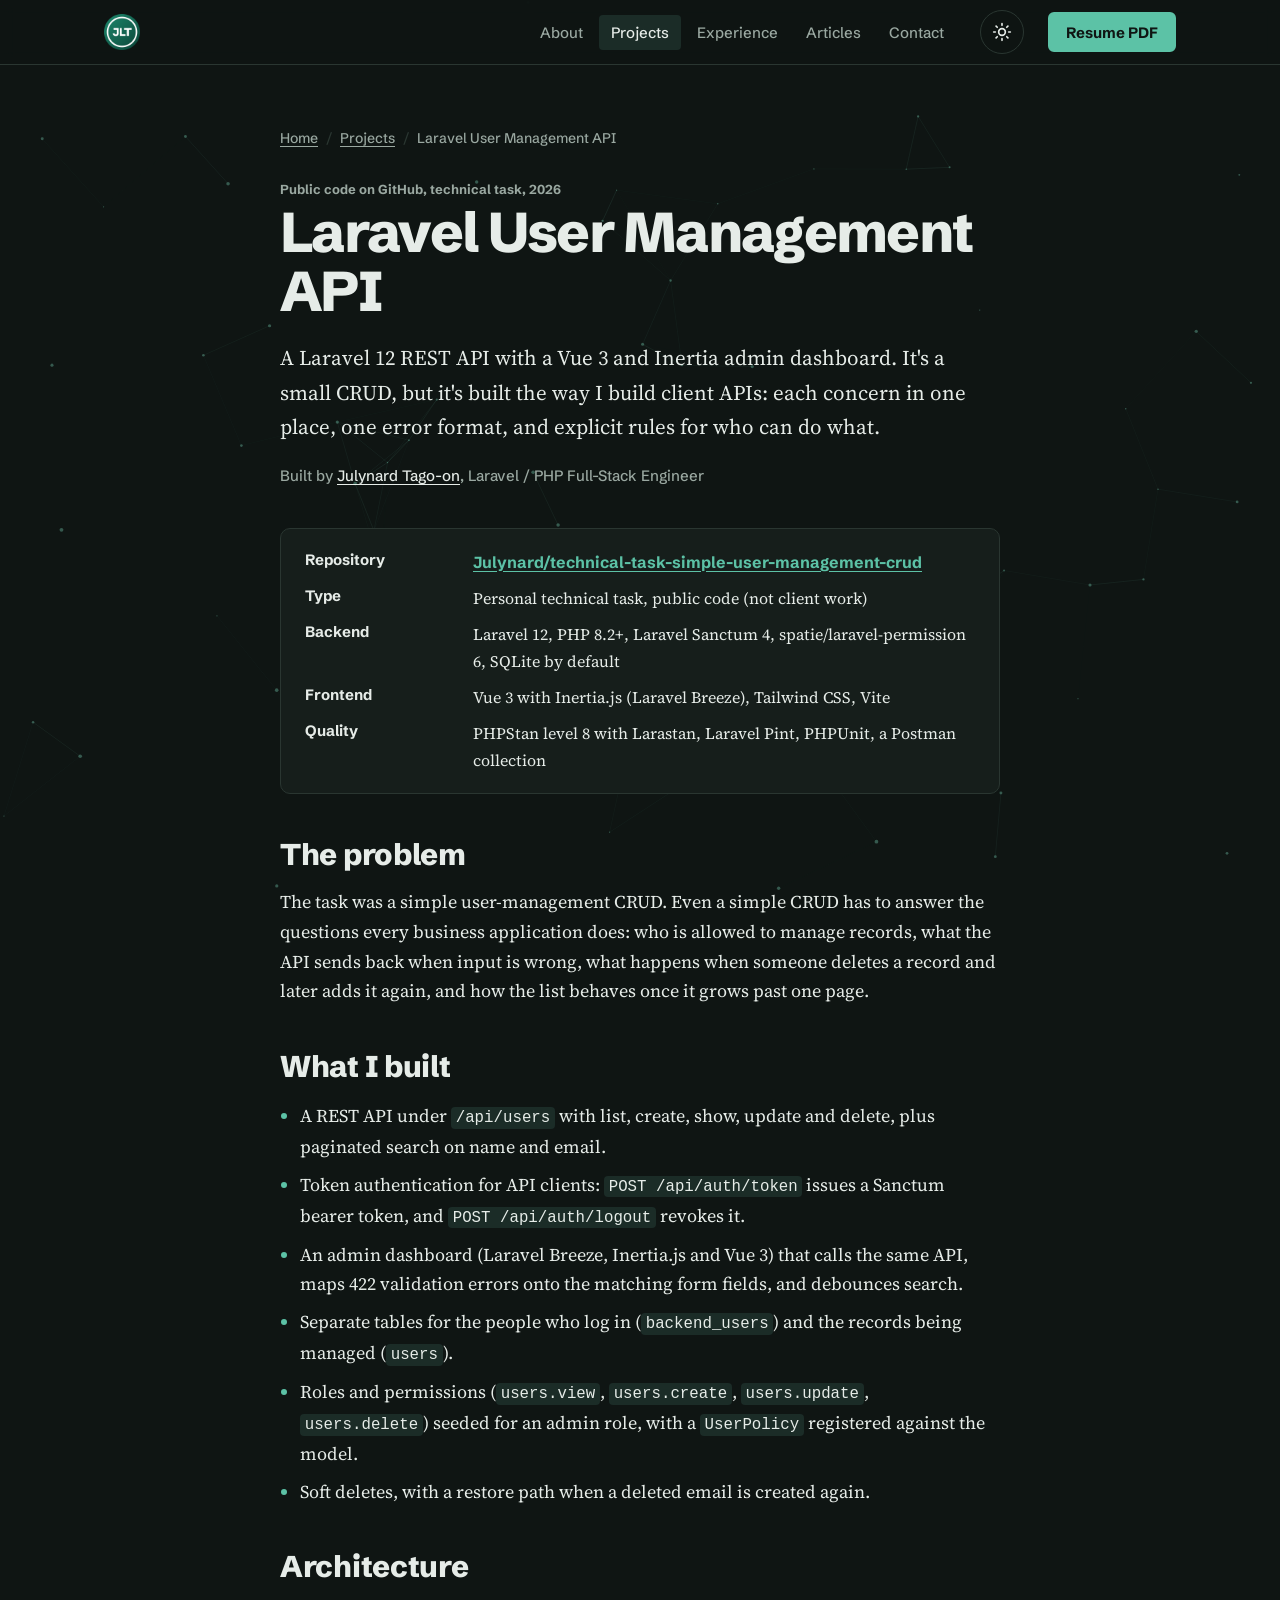
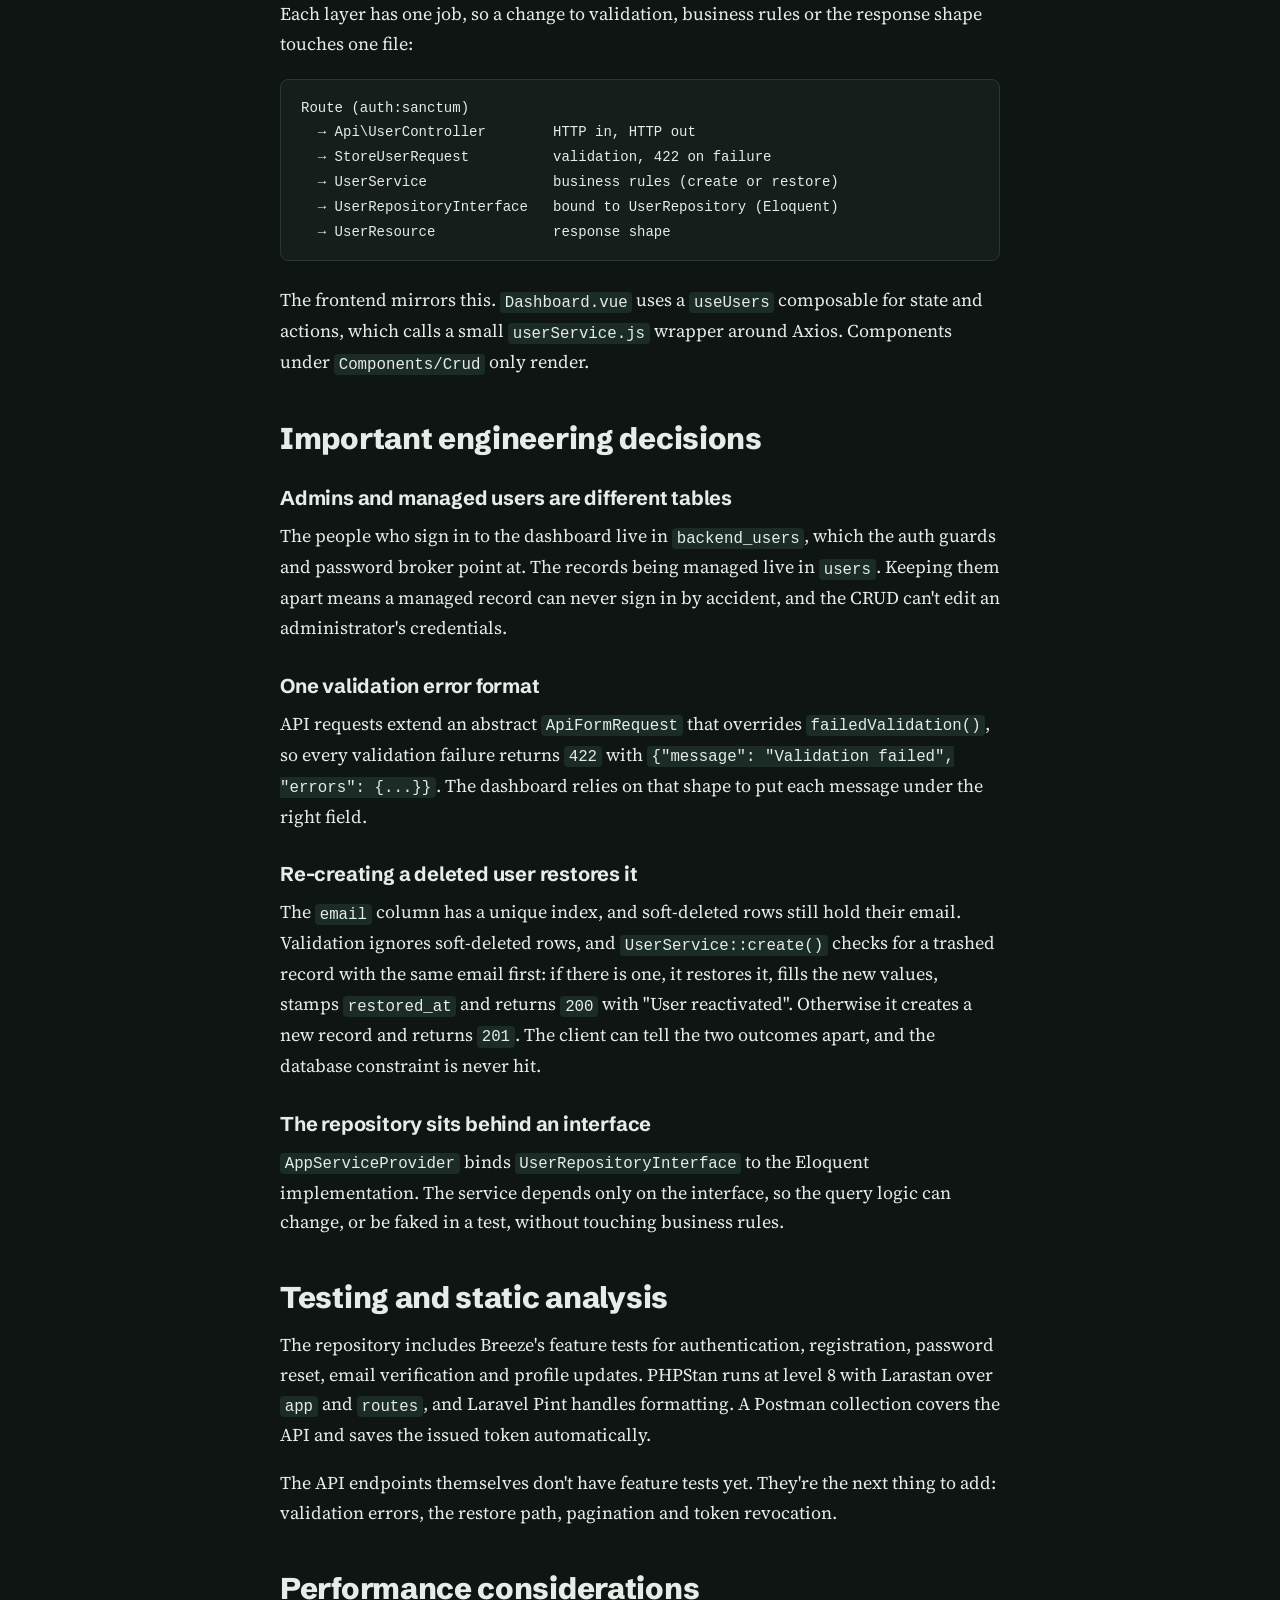
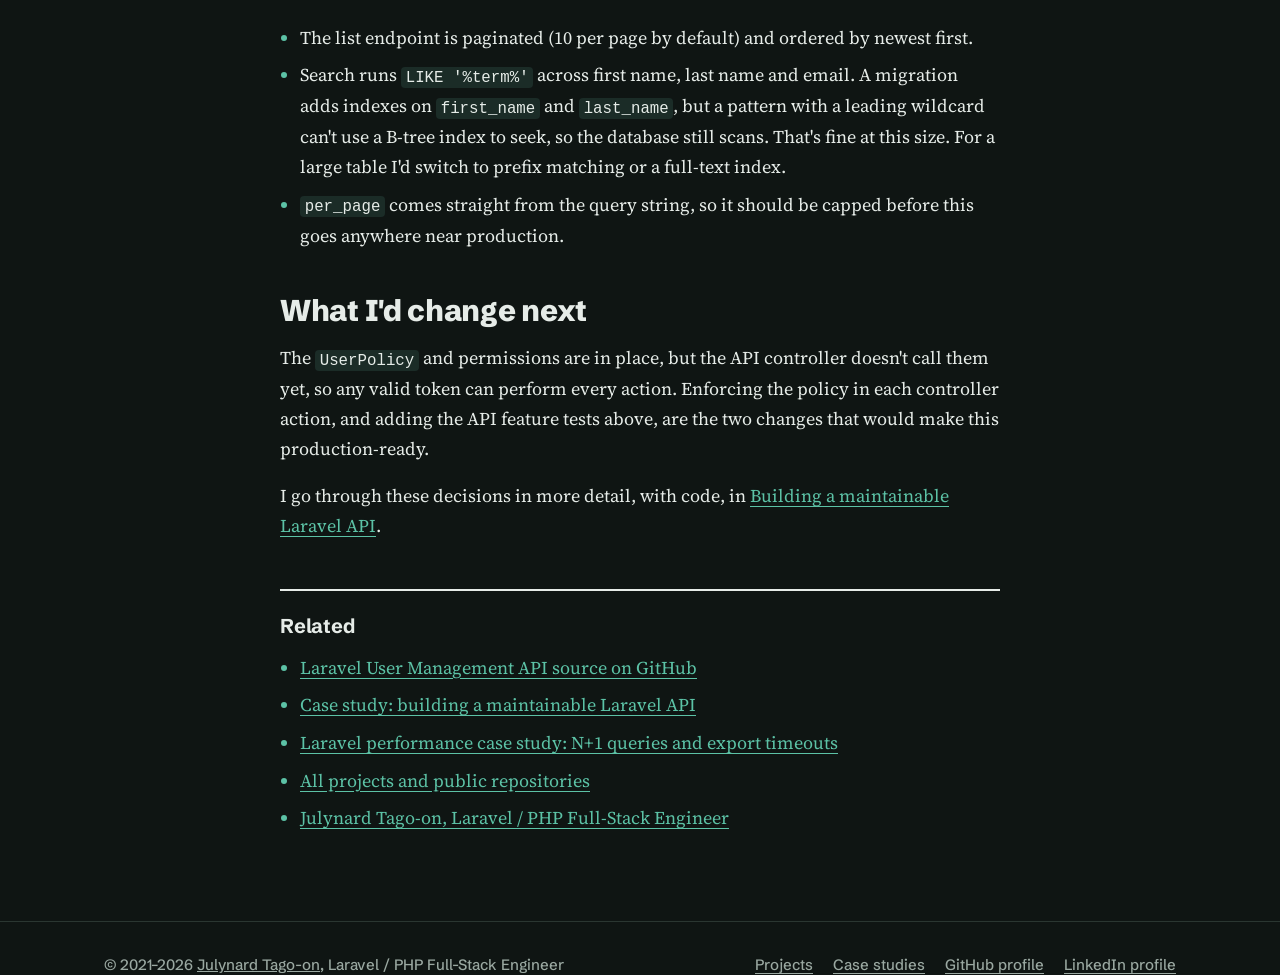
<file: projects/laravel-user-management-api/index.html>
<!DOCTYPE html>
<html lang="en" data-theme="dark">
<head>
  <meta charset="utf-8">
  <meta name="viewport" content="width=device-width, initial-scale=1">
  <title>Laravel User Management API | Julynard Tago-on</title>
  <meta name="description" content="Julynard Tago-on&#x27;s Laravel 12 REST API with a Vue 3 and Inertia dashboard: service and repository layers, Form Request validation and Sanctum tokens.">
  <meta name="author" content="Julynard Tago-on">
  <link rel="canonical" href="https://julynardtago-on.netlify.app/projects/laravel-user-management-api/">

  <meta property="og:type" content="website">
  <meta property="og:site_name" content="Julynard Tago-on">
  <meta property="og:locale" content="en_US">
  <meta property="og:url" content="https://julynardtago-on.netlify.app/projects/laravel-user-management-api/">
  <meta property="og:title" content="Laravel User Management API">
  <meta property="og:description" content="Julynard Tago-on&#x27;s Laravel 12 REST API with a Vue 3 and Inertia dashboard: service and repository layers, Form Request validation and Sanctum tokens.">
  <meta property="og:image" content="https://julynardtago-on.netlify.app/img/julynard-2026.jpg">
  <meta property="og:image:width" content="1200">
  <meta property="og:image:height" content="1200">
  <meta property="og:image:alt" content="Portrait of Julynard Tago-on">
  <meta name="twitter:card" content="summary">
  <meta name="twitter:title" content="Laravel User Management API">
  <meta name="twitter:description" content="Julynard Tago-on&#x27;s Laravel 12 REST API with a Vue 3 and Inertia dashboard: service and repository layers, Form Request validation and Sanctum tokens.">
  <meta name="twitter:image" content="https://julynardtago-on.netlify.app/img/julynard-2026.jpg">
  <meta name="theme-color" content="#0F1513">
  <script>
    // Apply a saved theme before first paint. Dark is the default.
    try {
      var saved = localStorage.getItem('theme');
      if (saved === 'light' || saved === 'dark') document.documentElement.setAttribute('data-theme', saved);
    } catch (e) {}
  </script>

  <link href="/img/JLT.ico" rel="icon" sizes="any">
  <link href="/img/icon-192.png" rel="icon" type="image/png" sizes="192x192">
  <link href="/img/apple-touch-icon.png" rel="apple-touch-icon">

  <link rel="preconnect" href="https://fonts.googleapis.com">
  <link rel="preconnect" href="https://fonts.gstatic.com" crossorigin>
  <link href="https://fonts.googleapis.com/css2?family=Schibsted+Grotesk:wght@500;700;800&family=Source+Serif+4:ital,opsz,wght@0,8..60,400;0,8..60,600;1,8..60,400&display=swap" rel="stylesheet">
  <link href="/css/site.css" rel="stylesheet">

  <script type="application/ld+json">
  {
    "@context": "https://schema.org",
    "@graph": [
      {
        "@type": "SoftwareSourceCode",
        "@id": "https://julynardtago-on.netlify.app/projects/laravel-user-management-api/#code",
        "name": "Laravel User Management API",
        "description": "A Laravel 12 REST API with a Vue 3 and Inertia admin dashboard, built with a service and repository layer, Form Request validation, API Resources, Sanctum token authentication, role-based permissions and soft-delete restore.",
        "url": "https://julynardtago-on.netlify.app/projects/laravel-user-management-api/",
        "codeRepository": "https://github.com/Julynard/technical-task-simple-user-management-crud",
        "programmingLanguage": [
          "PHP",
          "JavaScript"
        ],
        "runtimePlatform": "PHP 8.2+",
        "dateCreated": "2026-02-13",
        "author": {
          "@id": "https://julynardtago-on.netlify.app/#person",
          "name": "Julynard Tago-on"
        },
        "keywords": "Laravel 12, REST API, Sanctum, Inertia.js, Vue 3, spatie/laravel-permission, PHPStan"
      },
      {
        "@type": "BreadcrumbList",
        "itemListElement": [
          {
            "@type": "ListItem",
            "position": 1,
            "name": "Home",
            "item": "https://julynardtago-on.netlify.app/"
          },
          {
            "@type": "ListItem",
            "position": 2,
            "name": "Projects",
            "item": "https://julynardtago-on.netlify.app/projects/"
          },
          {
            "@type": "ListItem",
            "position": 3,
            "name": "Laravel User Management API"
          }
        ]
      }
    ]
  }
  </script>
</head>

<body>
  <canvas class="ambient" aria-hidden="true"></canvas>
  <a class="skip" href="#main">Skip to content</a>

  <header class="topbar">
    <div class="wrap topbar-inner">
      <a class="brand" href="/" aria-label="Julynard Tago-on, home"><img src="/img/icon-192.png" width="36" height="36" alt=""></a>
      <nav aria-label="Site">
        <ul class="nav">
          <li><a href="/#about">About</a></li>
          <li><a href="/projects/" aria-current="page">Projects</a></li>
          <li><a href="/#experience">Experience</a></li>
          <li><a href="/articles/">Articles</a></li>
          <li><a href="/#contact">Contact</a></li>
        </ul>
      </nav>
      <button class="theme-toggle" type="button" aria-label="Switch to light mode">
        <svg class="icon-sun" viewBox="0 0 24 24" fill="none" stroke="currentColor" stroke-width="2" stroke-linecap="round" aria-hidden="true"><circle cx="12" cy="12" r="4"/><path d="M12 2v2M12 20v2M4.9 4.9l1.4 1.4M17.7 17.7l1.4 1.4M2 12h2M20 12h2M4.9 19.1l1.4-1.4M17.7 6.3l1.4-1.4"/></svg>
        <svg class="icon-moon" viewBox="0 0 24 24" fill="none" stroke="currentColor" stroke-width="2" stroke-linecap="round" stroke-linejoin="round" aria-hidden="true"><path d="M21 12.8A9 9 0 1 1 11.2 3a7 7 0 0 0 9.8 9.8z"/></svg>
      </button>
      <a class="btn btn-small" href="/files/2026-Resume-Julynard.pdf" target="_blank" rel="noopener">Resume PDF</a>
    </div>
  </header>

  <main id="main">
    <div class="page">
      <div class="wrap page-wrap">
        <nav class="crumbs" aria-label="Breadcrumb">
          <ol>
          <li><a href="/">Home</a></li>
          <li><a href="/projects/">Projects</a></li>
          <li aria-current="page">Laravel User Management API</li>
          </ol>
        </nav>
        <header class="page-head">
          <p class="kind">Public code on GitHub, technical task, 2026</p>
          <h1>Laravel User Management API</h1>
          <p class="page-lede">A Laravel 12 REST API with a Vue 3 and Inertia admin dashboard. It's a small CRUD, but it's built the way I build client APIs: each concern in one place, one error format, and explicit rules for who can do what.</p>
          <p class="byline">Built by <a href="/" rel="author">Julynard Tago-on</a>, Laravel / PHP Full-Stack Engineer</p>
        </header>

        <dl class="facts">
          <dt>Repository</dt>
          <dd><a class="link" href="https://github.com/Julynard/technical-task-simple-user-management-crud" rel="noopener">Julynard/technical-task-simple-user-management-crud</a></dd>
          <dt>Type</dt>
          <dd>Personal technical task, public code (not client work)</dd>
          <dt>Backend</dt>
          <dd>Laravel 12, PHP 8.2+, Laravel Sanctum 4, spatie/laravel-permission 6, SQLite by default</dd>
          <dt>Frontend</dt>
          <dd>Vue 3 with Inertia.js (Laravel Breeze), Tailwind CSS, Vite</dd>
          <dt>Quality</dt>
          <dd>PHPStan level 8 with Larastan, Laravel Pint, PHPUnit, a Postman collection</dd>
        </dl>

        <div class="article-body">
          <h2>The problem</h2>
          <p>The task was a simple user-management CRUD. Even a simple CRUD has to answer the questions every business application does: who is allowed to manage records, what the API sends back when input is wrong, what happens when someone deletes a record and later adds it again, and how the list behaves once it grows past one page.</p>

          <h2>What I built</h2>
          <ul>
            <li>A REST API under <code>/api/users</code> with list, create, show, update and delete, plus paginated search on name and email.</li>
            <li>Token authentication for API clients: <code>POST /api/auth/token</code> issues a Sanctum bearer token, and <code>POST /api/auth/logout</code> revokes it.</li>
            <li>An admin dashboard (Laravel Breeze, Inertia.js and Vue 3) that calls the same API, maps 422 validation errors onto the matching form fields, and debounces search.</li>
            <li>Separate tables for the people who log in (<code>backend_users</code>) and the records being managed (<code>users</code>).</li>
            <li>Roles and permissions (<code>users.view</code>, <code>users.create</code>, <code>users.update</code>, <code>users.delete</code>) seeded for an admin role, with a <code>UserPolicy</code> registered against the model.</li>
            <li>Soft deletes, with a restore path when a deleted email is created again.</li>
          </ul>

          <h2>Architecture</h2>
          <p>Each layer has one job, so a change to validation, business rules or the response shape touches one file:</p>
          <pre><code>Route (auth:sanctum)
  → Api\UserController        HTTP in, HTTP out
  → StoreUserRequest          validation, 422 on failure
  → UserService               business rules (create or restore)
  → UserRepositoryInterface   bound to UserRepository (Eloquent)
  → UserResource              response shape</code></pre>
          <p>The frontend mirrors this. <code>Dashboard.vue</code> uses a <code>useUsers</code> composable for state and actions, which calls a small <code>userService.js</code> wrapper around Axios. Components under <code>Components/Crud</code> only render.</p>

          <h2>Important engineering decisions</h2>
          <h3>Admins and managed users are different tables</h3>
          <p>The people who sign in to the dashboard live in <code>backend_users</code>, which the auth guards and password broker point at. The records being managed live in <code>users</code>. Keeping them apart means a managed record can never sign in by accident, and the CRUD can't edit an administrator's credentials.</p>

          <h3>One validation error format</h3>
          <p>API requests extend an abstract <code>ApiFormRequest</code> that overrides <code>failedValidation()</code>, so every validation failure returns <code>422</code> with <code>{"message": "Validation failed", "errors": {...}}</code>. The dashboard relies on that shape to put each message under the right field.</p>

          <h3>Re-creating a deleted user restores it</h3>
          <p>The <code>email</code> column has a unique index, and soft-deleted rows still hold their email. Validation ignores soft-deleted rows, and <code>UserService::create()</code> checks for a trashed record with the same email first: if there is one, it restores it, fills the new values, stamps <code>restored_at</code> and returns <code>200</code> with "User reactivated". Otherwise it creates a new record and returns <code>201</code>. The client can tell the two outcomes apart, and the database constraint is never hit.</p>

          <h3>The repository sits behind an interface</h3>
          <p><code>AppServiceProvider</code> binds <code>UserRepositoryInterface</code> to the Eloquent implementation. The service depends only on the interface, so the query logic can change, or be faked in a test, without touching business rules.</p>

          <h2>Testing and static analysis</h2>
          <p>The repository includes Breeze's feature tests for authentication, registration, password reset, email verification and profile updates. PHPStan runs at level 8 with Larastan over <code>app</code> and <code>routes</code>, and Laravel Pint handles formatting. A Postman collection covers the API and saves the issued token automatically.</p>
          <p>The API endpoints themselves don't have feature tests yet. They're the next thing to add: validation errors, the restore path, pagination and token revocation.</p>

          <h2>Performance considerations</h2>
          <ul>
            <li>The list endpoint is paginated (10 per page by default) and ordered by newest first.</li>
            <li>Search runs <code>LIKE '%term%'</code> across first name, last name and email. A migration adds indexes on <code>first_name</code> and <code>last_name</code>, but a pattern with a leading wildcard can't use a B-tree index to seek, so the database still scans. That's fine at this size. For a large table I'd switch to prefix matching or a full-text index.</li>
            <li><code>per_page</code> comes straight from the query string, so it should be capped before this goes anywhere near production.</li>
          </ul>

          <h2>What I'd change next</h2>
          <p>The <code>UserPolicy</code> and permissions are in place, but the API controller doesn't call them yet, so any valid token can perform every action. Enforcing the policy in each controller action, and adding the API feature tests above, are the two changes that would make this production-ready.</p>
          <p>I go through these decisions in more detail, with code, in <a href="/articles/building-a-maintainable-laravel-api/">Building a maintainable Laravel API</a>.</p>
        </div>

        <aside class="related" aria-labelledby="related-title">
          <h2 id="related-title">Related</h2>
          <ul>
            <li><a href="https://github.com/Julynard/technical-task-simple-user-management-crud" rel="noopener">Laravel User Management API source on GitHub</a></li>
            <li><a href="/articles/building-a-maintainable-laravel-api/">Case study: building a maintainable Laravel API</a></li>
            <li><a href="/articles/fixing-n-plus-one-queries-in-laravel-exports/">Laravel performance case study: N+1 queries and export timeouts</a></li>
            <li><a href="/projects/">All projects and public repositories</a></li>
            <li><a href="/">Julynard Tago-on, Laravel / PHP Full-Stack Engineer</a></li>
          </ul>
        </aside>
      </div>
    </div>
  </main>

  <footer class="footer">
    <div class="wrap">
      <p>&copy; 2021&ndash;2026 <a href="/">Julynard Tago-on</a>, Laravel / PHP Full-Stack Engineer</p>
      <ul class="footer-links">
        <li><a href="/projects/">Projects</a></li>
        <li><a href="/articles/">Case studies</a></li>
        <li><a href="https://github.com/Julynard" rel="noopener">GitHub profile</a></li>
        <li><a href="https://www.linkedin.com/in/julynard-tago-on/" rel="noopener">LinkedIn profile</a></li>
      </ul>
    </div>
  </footer>

  <script src="/js/vendor/lenis.min.js" defer></script>
  <script src="/js/site.js" defer></script>
</body>
</html>
</file>
<file: css/site.css>
/* Julynard Tago-on portfolio, 2026 */

:root {
  --paper: #F5F7F4;
  --surface: #FFFFFF;
  --ink: #16201C;
  --muted: #56625C;
  --line: #D6DDD8;
  --pine: #0F5A4A;
  --pine-ink: #FFFFFF;
  --pine-soft: #E3EEEA;
  --marker: #FFD84D;
  --marker-ink: #16201C;
  --particle-a: #0B4438;
  --particle-b: #7FD9BE;
  --chip-bg: #16201C;
  --ambient: #1E8A6E;
  --chip-ink: #F5F7F4;

  --sans: "Schibsted Grotesk", system-ui, -apple-system, "Segoe UI", sans-serif;
  --serif: "Source Serif 4", Georgia, "Times New Roman", serif;

  --wrap: 72rem;
  --gutter: clamp(1rem, 4vw, 2.5rem);
  --months: 84; /* career axis runs Jan 2020 to Dec 2026 */
  color-scheme: light;
}

/* Dark is the default theme (set on <html>); the toggle in the top bar switches it. */
:root[data-theme="dark"] {
  --paper: #0F1513;
  --surface: #161E1B;
  --ink: #E6ECE8;
  --muted: #9AA8A1;
  --line: #2A3631;
  --pine: #5CC2A6;
  --pine-ink: #0F1513;
  --pine-soft: #1B2C27;
  --marker: rgba(255, 216, 77, .42);
  --marker-ink: #FFF6D6;
  --particle-a: #1E6E5A;
  --particle-b: #B8F2E0;
  --chip-bg: #1E2B27;
  --ambient: #7FD9BE;
  --chip-ink: #E6ECE8;
  color-scheme: dark;
}

*, *::before, *::after { box-sizing: border-box; }

html {
  scroll-behavior: smooth;
  scroll-padding-top: 5rem;
  scrollbar-width: none; /* page still scrolls, the bar is just hidden */
}
html::-webkit-scrollbar { display: none; }

/* Lenis (js/vendor/lenis.min.js) drives smooth scrolling when it's running */
html.lenis, html.lenis body { height: auto; }
html.lenis { scroll-behavior: auto; }
.lenis.lenis-stopped { overflow: clip; }
.lenis [data-lenis-prevent] { overscroll-behavior: contain; }

body {
  margin: 0;
  background: var(--paper);
  color: var(--ink);
  font: 400 1.125rem/1.65 var(--serif);
  -webkit-font-smoothing: antialiased;
  text-rendering: optimizeLegibility;
}

img { max-width: 100%; height: auto; display: block; }

a { color: inherit; }

h1, h2, h3 {
  font-family: var(--sans);
  line-height: 1.1;
  margin: 0;
  letter-spacing: -0.01em;
}

p { margin: 0 0 1em; }

mark {
  background: linear-gradient(transparent 55%, var(--marker) 55%);
  color: var(--marker-ink);
  padding: 0 .1em;
}

:focus-visible {
  outline: 3px solid var(--pine);
  outline-offset: 3px;
  border-radius: 2px;
}

.wrap {
  width: 100%;
  max-width: var(--wrap);
  margin-inline: auto;
  padding-inline: var(--gutter);
}

.skip {
  position: absolute;
  left: 1rem;
  top: -3rem;
  z-index: 100;
  padding: .5rem 1rem;
  background: var(--pine);
  color: var(--pine-ink);
  font-family: var(--sans);
}
.skip:focus { top: 1rem; }

.hidden { display: none; }

/* Buttons and links */

.btn {
  display: inline-flex;
  align-items: center;
  justify-content: center;
  min-height: 2.875rem;
  padding: .625rem 1.25rem;
  border: 2px solid var(--pine);
  border-radius: 6px;
  background: var(--pine);
  color: var(--pine-ink);
  font: 700 1rem/1 var(--sans);
  text-decoration: none;
  cursor: pointer;
  transition: background-color .2s ease, color .2s ease;
}
.btn:hover { background: transparent; color: var(--pine); }

.btn-ghost { background: transparent; color: var(--pine); }
.btn-ghost:hover { background: var(--pine); color: var(--pine-ink); }

.btn-small { min-height: 2.5rem; padding: .5rem 1rem; font-size: .9375rem; }

.link {
  color: var(--pine);
  font-family: var(--sans);
  font-weight: 700;
  text-underline-offset: .2em;
}

/* Top bar */

.topbar {
  position: sticky;
  top: 0;
  z-index: 10;
  background: color-mix(in srgb, var(--paper) 92%, transparent);
  backdrop-filter: saturate(1.4) blur(8px);
  border-bottom: 1px solid var(--line);
}

.topbar-inner {
  display: flex;
  align-items: center;
  gap: 1.5rem;
  min-height: 4rem;
}

.brand {
  display: block;
  padding: .25rem 0;
  border-radius: 50%;
}
.brand img { width: 2.25rem; height: 2.25rem; }

.theme-toggle {
  display: inline-flex;
  align-items: center;
  justify-content: center;
  width: 2.75rem;
  height: 2.75rem;
  padding: 0;
  border: 1px solid var(--line);
  border-radius: 50%;
  background: transparent;
  color: var(--ink);
  cursor: pointer;
  transition: background-color .2s ease;
}
.theme-toggle:hover { background: var(--pine-soft); }
.theme-toggle svg { width: 1.25rem; height: 1.25rem; }
.theme-toggle .icon-sun { display: none; }
[data-theme="dark"] .theme-toggle .icon-sun { display: block; }
[data-theme="dark"] .theme-toggle .icon-moon { display: none; }

.topbar nav { margin-left: auto; }

.nav {
  display: flex;
  gap: .25rem;
  list-style: none;
  margin: 0;
  padding: 0;
}

.nav a {
  display: block;
  padding: .625rem .75rem;
  font: 500 .9375rem/1 var(--sans);
  text-decoration: none;
  color: var(--muted);
  border-radius: 4px;
}
.nav a:hover, .nav a[aria-current="true"], .nav a[aria-current="page"] { color: var(--ink); background: var(--pine-soft); }

@media (max-width: 760px) {
  .topbar nav { display: none; }
  .theme-toggle { margin-left: auto; }
}

/* Hero */

.hero {
  position: relative;
  overflow: hidden;
  padding: clamp(3rem, 8vw, 6rem) 0 clamp(2.5rem, 6vw, 4rem);
}

/* Particle "JLT" drawn by js/site.js against the right edge of the hero */
.hero-particles {
  position: absolute;
  inset: 0;
  width: 100%;
  height: 100%;
  pointer-events: none;
}

.hero > .wrap { position: relative; z-index: 1; }

.hero-message { align-self: center; }

/* Faint drifting particles behind the whole page (js/site.js) */
.ambient {
  position: fixed;
  inset: 0;
  z-index: -1;
  width: 100%;
  height: 100%;
  pointer-events: none;
}

.hero-grid {
  display: grid;
  grid-template-columns: minmax(0, 1fr) auto;
  gap: clamp(1.5rem, 5vw, 4rem);
  align-items: end;
}

.hero h1 {
  font-size: clamp(2.75rem, 9vw, 6.5rem);
  font-weight: 800;
  line-height: .95;
  letter-spacing: -0.035em;
  color: var(--ink);
}

.hero-role {
  margin: 1rem 0 0;
  font: 700 clamp(1.25rem, 2.6vw, 1.75rem)/1.25 var(--sans);
  color: var(--pine);
}

.hero-lede {
  max-width: 34em;
  margin: 1.25rem 0 0;
  font-size: clamp(1.125rem, 1.8vw, 1.3125rem);
  color: var(--ink);
}

.hero-actions {
  display: flex;
  flex-wrap: wrap;
  gap: .75rem;
  margin-top: 2rem;
}

.hero-where {
  margin: 1.25rem 0 0;
  font: 500 .9375rem/1.4 var(--sans);
  color: var(--muted);
}

/* Portrait: a cut-out photo that pops out of the top of a ringed circle,
   echoing the favicon. Below the circle's centre the photo is clipped to
   the circle; above it, the head is free to break past the edge. */
.hero-photo {
  --d: clamp(11rem, 22vw, 17rem);
  position: relative;
  width: var(--d);
  height: calc(var(--d) * 1.2);
  flex: none;
}

.hero-photo::before,
.hero-photo::after {
  content: "";
  position: absolute;
  left: 0;
  bottom: 0;
  width: var(--d);
  height: var(--d);
  border-radius: 50%;
}

.hero-photo::before {
  background: radial-gradient(circle at 30% 25%, #2FA484, #0F5A4A 55%, #0B3B31);
}

.hero-photo::after {
  /* the white ring, inset like the favicon's */
  inset: auto auto calc(var(--d) * .07) calc(var(--d) * .07);
  width: calc(var(--d) * .86);
  height: calc(var(--d) * .86);
  border: calc(var(--d) * .03) solid rgba(255, 255, 255, .9);
}

.portrait-clip {
  position: absolute;
  inset: 0 -20%;
  z-index: 1;
  -webkit-mask:
    linear-gradient(#000 0 0) top / 100% calc(100% - var(--d) / 2) no-repeat,
    radial-gradient(circle calc(var(--d) / 2) at 50% calc(100% - var(--d) / 2), #000 99.5%, transparent 100%);
  mask:
    linear-gradient(#000 0 0) top / 100% calc(100% - var(--d) / 2) no-repeat,
    radial-gradient(circle calc(var(--d) / 2) at 50% calc(100% - var(--d) / 2), #000 99.5%, transparent 100%);
}

.portrait-clip img {
  position: absolute;
  left: 50%;
  bottom: 0;
  width: calc(var(--d) * 1.22);
  max-width: none;
  transform: translateX(-50%);
}

/* Default photo in dark mode, the sunglasses one in light mode. Both stay
   rendered and crossfade, so the switch never shows an empty frame. */
.portrait-clip img { transition: opacity .4s ease, visibility .4s; }
.portrait-light { opacity: 0; visibility: hidden; }
:root:not([data-theme="dark"]) .portrait-light { opacity: 1; visibility: visible; }
:root:not([data-theme="dark"]) .portrait-dark { opacity: 0; visibility: hidden; }

@media (max-width: 640px) {
  .hero-grid { grid-template-columns: 1fr; }
  .hero-photo { order: -1; --d: 8.5rem; }
}

/* Career timeline: the one bold element on the page */

.career {
  margin: clamp(3rem, 7vw, 4.5rem) 0 0;
  padding: clamp(1.25rem, 3vw, 2rem);
  background: var(--surface);
  border: 1px solid var(--line);
  border-radius: 10px;
}

.career figcaption {
  margin-bottom: 1.25rem;
  font: 700 1.0625rem/1.3 var(--sans);
}

.career-axis,
.career-rows > li {
  display: grid;
  grid-template-columns: 16rem minmax(0, 1fr);
  column-gap: 1.5rem;
  align-items: center;
}

.career-axis {
  position: relative;
  height: 1.5rem;
  font: 500 .8125rem/1 var(--sans);
  color: var(--muted);
  font-variant-numeric: tabular-nums;
}
.career-axis span {
  grid-row: 1;
  grid-column: 2;
  margin-left: calc(var(--m) / var(--months) * 100%);
  justify-self: start;
}

.career-rows { list-style: none; margin: 0; padding: 0; }

.career-rows > li { min-height: 2.75rem; }

.career-rows > li::before {
  /* one faint rule per year behind each bar */
  content: "";
  grid-row: 1;
  grid-column: 2;
  align-self: stretch;
  background: repeating-linear-gradient(to right, var(--line) 0 1px, transparent 1px calc(100% / 7));
}

.career-rows a {
  grid-row: 1;
  grid-column: 1;
  display: flex;
  flex-direction: column;
  padding: .375rem 0;
  text-decoration: none;
}
.career-rows a:hover .career-name { color: var(--pine); text-decoration: underline; text-underline-offset: .2em; }

.career-name { font: 700 .9375rem/1.25 var(--sans); }
.career-dates { font: 500 .8125rem/1.3 var(--sans); color: var(--muted); }

.career-bar {
  grid-row: 1;
  grid-column: 2;
  height: .875rem;
  margin-left: calc(var(--s) / var(--months) * 100%);
  width: calc((var(--e) - var(--s)) / var(--months) * 100%);
  min-width: 6px;
  border-radius: 3px;
  background: color-mix(in srgb, var(--pine) 55%, var(--surface));
  transform-origin: left center;
  animation: grow .6s cubic-bezier(.2, .7, .2, 1) both;
}
.career-rows > li:nth-child(1) .career-bar { animation-delay: .05s; }
.career-rows > li:nth-child(2) .career-bar { animation-delay: .1s; }
.career-rows > li:nth-child(3) .career-bar { animation-delay: .15s; }
.career-rows > li:nth-child(4) .career-bar { animation-delay: .2s; }
.career-rows > li:nth-child(5) .career-bar { animation-delay: .25s; }
.career-rows > li:nth-child(6) .career-bar { animation-delay: .3s; }

.career-rows > li.is-now .career-bar {
  height: 1.25rem;
  background: var(--pine);
  border-radius: 3px 0 0 3px;
  /* open right edge: still there */
  mask-image: linear-gradient(to right, #000 88%, transparent);
}

@keyframes grow { from { transform: scaleX(0); } }

@media (max-width: 760px) {
  .career-axis, .career-rows > li { grid-template-columns: minmax(0, 1fr); }
  .career-axis span, .career-rows > li::before, .career-bar { grid-column: 1; }
  .career-axis span:nth-child(even) { visibility: hidden; }
  .career-rows > li { grid-template-rows: auto auto; padding-bottom: .5rem; }
  .career-rows > li::before, .career-bar { grid-row: 2; }
  .career-rows > li::before { height: .875rem; }
  .career-rows > li.is-now::before { height: 1.25rem; }
  .career-rows a { padding-bottom: .25rem; }
}

@media (prefers-reduced-motion: reduce) {
  html { scroll-behavior: auto; }
  .career-bar { animation: none; }
  .btn, .portrait-clip img { transition: none; }
}

/* Trusted by */

.trusted {
  padding: clamp(2rem, 5vw, 3rem) 0;
  border-top: 1px solid var(--line);
  background: var(--surface);
}

.trusted h2 { font-size: clamp(1.5rem, 3vw, 2rem); font-weight: 800; }
.trusted-sub { margin: .375rem 0 0; color: var(--muted); }

/* Logos loop sideways like the projects row; js/site.js adds the copy */
.logo-marquee {
  min-width: 0;
  overflow: hidden;
  -webkit-mask: linear-gradient(to right, transparent, #000 8%, #000 92%, transparent);
  mask: linear-gradient(to right, transparent, #000 8%, #000 92%, transparent);
}

.logos {
  list-style: none;
  margin: 0;
  padding: 0;
  display: flex;
  flex-wrap: wrap;
  gap: 1.5rem 0;
  align-items: start;
}

.logos li {
  flex: 0 0 9rem;
  padding: 0 .75rem;
  display: flex;
  flex-direction: column;
  align-items: center;
  gap: .625rem;
  text-align: center;
}

.logo-marquee.is-looping .logos {
  flex-wrap: nowrap;
  width: max-content;
  animation: logos-drift 36s linear infinite;
}
.logo-marquee.is-looping:hover .logos { animation-play-state: paused; }

/* moves right, matching the projects row */
@keyframes logos-drift {
  from { transform: translateX(-50%); }
  to { transform: translateX(0); }
}

.logos img {
  width: auto;
  height: 4rem;
  max-width: 100%;
  object-fit: contain;
}

.logos span { font: 500 .8125rem/1.3 var(--sans); color: var(--muted); }

/* several logos are dark ink on transparent, so give them a light plate */
[data-theme="dark"] .logos img { background: #FFFFFF; padding: .375rem; border-radius: 8px; box-sizing: content-box; height: 3.25rem; }


/* Sections */

.section {
  padding: clamp(3rem, 7vw, 5rem) 0;
  border-top: 1px solid var(--line);
}

.split {
  display: grid;
  grid-template-columns: 16rem minmax(0, 1fr);
  column-gap: 1.5rem;
  row-gap: 1.5rem;
}

.split > h2,
.split > div > h2 {
  font-size: clamp(1.5rem, 3vw, 2rem);
  font-weight: 800;
}

@media (max-width: 760px) {
  .split { grid-template-columns: minmax(0, 1fr); }
}

.prose { max-width: 40em; }
.prose .big {
  font: 700 clamp(1.375rem, 2.6vw, 1.875rem)/1.35 var(--sans);
  letter-spacing: -0.01em;
  margin-bottom: 1.25em;
}

.note {
  max-width: 40em;
  color: var(--muted);
  font-style: italic;
}

/* Projects */

.meta {
  display: flex;
  flex-direction: column;
  gap: .25rem;
  font: 500 .9375rem/1.4 var(--sans);
}
.meta .role { color: var(--pine); font-weight: 700; }
.meta .stack { color: var(--muted); }

/* A looping sideways scroller of project cards (js/site.js moves it) */

.scroller { min-width: 0; }

.scroller-head {
  display: flex;
  align-items: flex-end;
  justify-content: space-between;
  gap: 1rem;
  margin-bottom: 1.25rem;
}
.scroller-head .note { margin: 0; }

.scroller-buttons { display: flex; gap: .5rem; flex: none; }

.scroller-btn {
  display: inline-flex;
  align-items: center;
  justify-content: center;
  width: 2.75rem;
  height: 2.75rem;
  padding: 0;
  border: 1px solid var(--line);
  border-radius: 50%;
  background: var(--surface);
  color: var(--ink);
  cursor: pointer;
  transition: background-color .2s ease, opacity .2s ease;
}
.scroller-btn:hover:not(:disabled) { background: var(--pine-soft); }
.scroller-btn:disabled { opacity: .4; cursor: default; }
.scroller-btn svg { width: 1.25rem; height: 1.25rem; }

.side-track {
  display: flex;
  gap: 1rem;
  margin: 0;
  padding: 0 0 .25rem;
  list-style: none;
  overflow-x: auto;
  overscroll-behavior-x: contain;
  scrollbar-width: none;
  cursor: grab;
}
.side-track::-webkit-scrollbar { display: none; }
.side-track.is-dragging { cursor: grabbing; user-select: none; }

.side-card {
  flex: 0 0 min(21rem, 85%);
  display: flex;
  flex-direction: column;
  padding: 1.5rem;
  background: var(--surface);
  border: 1px solid var(--line);
  border-radius: 10px;
}
.side-card h3 { font-size: 1.25rem; margin-bottom: .625rem; }

.card-media {
  aspect-ratio: 16 / 10;
  margin: -.5rem -.5rem 1.25rem;
  border-radius: 6px;
  overflow: hidden;
  border: 1px solid var(--line);
}
.card-media img { width: 100%; height: 100%; object-fit: cover; pointer-events: none; }

/* Placeholder until a real screenshot is added */
.card-media.is-placeholder {
  display: flex;
  flex-direction: column;
  align-items: center;
  justify-content: center;
  gap: .5rem;
  color: var(--muted);
  background:
    radial-gradient(circle at 1px 1px, color-mix(in srgb, var(--pine) 25%, transparent) 1px, transparent 0) 0 0 / 14px 14px,
    var(--pine-soft);
  font: 500 .8125rem/1 var(--sans);
}
.card-media.is-placeholder svg { width: 2rem; height: 2rem; color: var(--pine); }

.kind {
  margin: 0 0 .375rem;
  font: 700 .8125rem/1.3 var(--sans);
  color: var(--muted);
}
.side-card > p:not(.meta) { font-size: 1.0625rem; }
.side-card .meta { margin: auto 0 0; padding-top: .5rem; }

.repo-link {
  display: inline-flex;
  align-items: center;
  gap: .5rem;
  color: var(--ink);
  text-decoration: none;
}
.repo-link:hover { color: var(--pine); text-decoration: underline; text-underline-offset: .2em; }
.repo-link .gh { width: 1.1rem; height: 1.1rem; flex: none; color: var(--muted); }
.repo-link:hover .gh { color: var(--pine); }

@media (max-width: 640px) {
  .scroller-head { flex-direction: column; align-items: flex-start; }
}

/* Experience */

.jobs { list-style: none; margin: 0; padding: 0; }

.jobs > li {
  display: grid;
  grid-template-columns: 11rem minmax(0, 1fr);
  gap: 1.5rem;
  padding: 1.75rem 0;
  border-top: 1px solid var(--line);
}
.jobs > li:first-child { border-top: 2px solid var(--ink); }

.jobs > li:target { background: var(--pine-soft); box-shadow: -1rem 0 0 var(--pine-soft), 1rem 0 0 var(--pine-soft); }

.when {
  margin: .2rem 0 0;
  font: 500 .875rem/1.5 var(--sans);
  color: var(--muted);
}

.jobs h3 { font-size: 1.3125rem; }
.jobs .title { margin: .25rem 0 .75rem; font: 700 1rem/1.4 var(--sans); color: var(--pine); }

.jobs ul { margin: 0; padding-left: 1.1rem; max-width: 40em; list-style: disc; }
.jobs ul li { margin-bottom: .5rem; }
.jobs ul li::marker { color: var(--pine); }
.jobs mark { font-weight: 600; }

/* Long bullet lists fold after three; js/site.js adds the toggle */
.jobs li.is-folded { display: none; }
.jobs li[tabindex="-1"]:focus { outline: none; }

.more-toggle {
  display: inline-flex;
  align-items: center;
  gap: .375rem;
  min-height: 2.75rem;
  margin-left: 1.1rem;
  padding: 0;
  border: 0;
  background: none;
  font: 700 .9375rem/1 var(--sans);
  color: var(--pine);
  cursor: pointer;
}
.more-toggle::after {
  content: "";
  width: .5rem;
  height: .5rem;
  border-right: 2px solid currentColor;
  border-bottom: 2px solid currentColor;
  transform: translateY(-2px) rotate(45deg);
  transition: transform .2s ease;
}
.more-toggle[aria-expanded="true"]::after { transform: translateY(2px) rotate(-135deg); }
.more-toggle:hover { text-decoration: underline; text-underline-offset: .2em; }

.jobs li.is-revealed { animation: reveal .25s ease both; }
@keyframes reveal { from { opacity: 0; transform: translateY(-4px); } }

@media (prefers-reduced-motion: reduce) {
  .more-toggle::after { transition: none; }
  .jobs li.is-revealed { animation: none; }
}

@media (max-width: 640px) {
  .jobs > li { grid-template-columns: minmax(0, 1fr); gap: .25rem; }
}

/* Skills: grouped chips, with a brand logo where one exists */

.skill-groups { display: grid; gap: 1.75rem; }

.skill-group h3 {
  margin-bottom: .75rem;
  font-size: 1.0625rem;
  font-weight: 700;
}

.chips {
  display: flex;
  flex-wrap: wrap;
  gap: .5rem;
  margin: 0;
  padding: 0;
  list-style: none;
}

.chip {
  display: inline-flex;
  align-items: center;
  gap: .5rem;
  min-height: 2.5rem;
  padding: .5rem .875rem;
  border-radius: 6px;
  background: var(--chip-bg);
  color: var(--chip-ink);
  font: 500 .9375rem/1.2 var(--sans);
}

.chip-icon {
  width: 1.125rem;
  height: 1.125rem;
  flex: none;
  background: currentColor;
  -webkit-mask: var(--icon) center / contain no-repeat;
  mask: var(--icon) center / contain no-repeat;
}

/* Quotes */

.quotes {
  display: grid;
  grid-template-columns: repeat(2, minmax(0, 1fr));
  gap: 2rem;
}
.quotes figure { margin: 0; }
.quotes blockquote {
  margin: 0 0 1rem;
  padding-left: 1.25rem;
  border-left: 3px solid var(--pine);
  font-size: 1.25rem;
  font-style: italic;
}
.quotes figcaption {
  display: flex;
  align-items: center;
  gap: .75rem;
  font: 700 .9375rem/1 var(--sans);
}
.quotes figcaption img { width: 2.5rem; height: 2.5rem; border-radius: 50%; }

@media (max-width: 760px) {
  .quotes { grid-template-columns: minmax(0, 1fr); }
}

/* Contact */

.contact { background: var(--pine-soft); }

.contact-lede { margin-top: 1rem; max-width: 22em; }

.contact-icons {
  display: flex;
  gap: .5rem;
  margin: 1.5rem 0 0;
  padding: 0;
  list-style: none;
}

.icon-pill {
  display: inline-flex;
  align-items: center;
  justify-content: center;
  width: 2.75rem;
  height: 2.75rem;
  border-radius: 50%;
  background: var(--pine);
  color: var(--pine-ink);
  transition: background-color .2s ease, color .2s ease, transform .2s ease;
}
.icon-pill svg { width: 1.125rem; height: 1.125rem; }
.icon-pill:hover { background: var(--ink); color: var(--paper); transform: translateY(-2px); }

.demo {
  margin-top: 2rem;
  padding-top: 1.5rem;
  border-top: 1px solid color-mix(in srgb, var(--pine) 30%, transparent);
  max-width: 22rem;
}
.demo h3 { font-size: 1.25rem; margin-bottom: .5rem; }

.form { max-width: 36rem; }

.field { margin-bottom: 1.125rem; }
.field label {
  display: block;
  margin-bottom: .375rem;
  font: 700 .9375rem/1.3 var(--sans);
}
.field input,
.field textarea {
  width: 100%;
  min-height: 2.875rem;
  padding: .625rem .75rem;
  border: 1px solid color-mix(in srgb, var(--ink) 30%, transparent);
  border-radius: 6px;
  background: var(--surface);
  color: var(--ink);
  font: 400 1rem/1.5 var(--serif);
}
.field textarea { resize: vertical; }
.field input:focus-visible,
.field textarea:focus-visible { outline-offset: 0; border-color: var(--pine); }

.form .btn:disabled { opacity: .5; cursor: progress; }

.form-status { margin: 1rem 0 0; font: 700 1rem/1.4 var(--sans); min-height: 1.4em; }
.form-status.is-error { color: #B3261E; }

[data-theme="dark"] .form-status.is-error { color: #F2B8B5; }

/* Floating back-to-top button, shown once the hero is out of view */
.to-top {
  position: fixed;
  right: max(1rem, env(safe-area-inset-right));
  bottom: max(1rem, env(safe-area-inset-bottom));
  z-index: 20;
  display: inline-flex;
  align-items: center;
  justify-content: center;
  width: 3rem;
  height: 3rem;
  border-radius: 50%;
  background: var(--pine);
  color: var(--pine-ink);
  box-shadow: 0 6px 20px rgba(0, 0, 0, .25);
  opacity: 0;
  visibility: hidden;
  transform: translateY(12px);
  transition: opacity .25s ease, transform .25s ease, visibility .25s;
}
.to-top.is-shown { opacity: 1; visibility: visible; transform: none; }
.to-top:hover { background: var(--ink); color: var(--paper); }
.to-top svg { width: 1.25rem; height: 1.25rem; }

@media (prefers-reduced-motion: reduce) {
  .logo-marquee.is-looping .logos { animation: none; }
  .to-top, .icon-pill { transition: none; }
  .icon-pill:hover { transform: none; }
}

/* Footer */

.footer {
  padding: 2rem 0;
  border-top: 1px solid var(--line);
  font: 500 .9375rem/1.4 var(--sans);
  color: var(--muted);
}
.footer .wrap { display: flex; justify-content: space-between; gap: 1rem; flex-wrap: wrap; }
.footer p { margin: 0; }
.footer-links { display: flex; flex-wrap: wrap; gap: .25rem 1.25rem; margin: 0; padding: 0; list-style: none; }
.footer-links a { text-underline-offset: .2em; }
.footer-links a:hover { color: var(--pine); }

/* Links under a section ("All projects", "All case studies") */
.more-links { display: flex; flex-wrap: wrap; gap: .5rem 1.5rem; margin: 1.5rem 0 0; }

/* Writing list on the home page and the articles index */
.posts { list-style: none; margin: 1.25rem 0 0; padding: 0; max-width: 44em; }
.posts > li { padding: 1.25rem 0; border-top: 1px solid var(--line); }
.posts > li:first-child { border-top: 2px solid var(--ink); }
.posts h3, .posts .post-title { font-size: 1.3125rem; line-height: 1.25; margin-bottom: .5rem; }
.posts h3 a, .posts .post-title a { text-decoration: none; }
.posts h3 a:hover, .posts .post-title a:hover { color: var(--pine); text-decoration: underline; text-underline-offset: .2em; }
.posts p { margin: 0 0 .5rem; }
.post-meta { font: 500 .875rem/1.4 var(--sans); color: var(--muted); }

/* Inner pages: projects and case studies */

.page { padding: clamp(2rem, 6vw, 4rem) 0 clamp(3rem, 7vw, 5rem); }
.page-wrap { max-width: 50rem; }

.crumbs ol {
  display: flex;
  flex-wrap: wrap;
  gap: .25rem .5rem;
  margin: 0 0 2rem;
  padding: 0;
  list-style: none;
  font: 500 .875rem/1.4 var(--sans);
  color: var(--muted);
}
.crumbs li + li::before { content: "/"; margin-right: .5rem; color: var(--line); }
.crumbs a { color: var(--muted); text-underline-offset: .2em; }
.crumbs a:hover { color: var(--pine); }

.page-head { margin-bottom: 2.5rem; }
.page-head h1 {
  font-size: clamp(2.125rem, 5.5vw, 3.5rem);
  font-weight: 800;
  line-height: 1.05;
  letter-spacing: -0.03em;
}
.page-lede { margin: 1.25rem 0 0; font-size: clamp(1.125rem, 1.8vw, 1.3125rem); }
.byline { margin: 1.25rem 0 0; font: 500 .9375rem/1.5 var(--sans); color: var(--muted); }
.byline a { color: var(--ink); text-underline-offset: .2em; }

.facts {
  display: grid;
  grid-template-columns: 9rem minmax(0, 1fr);
  gap: .625rem 1.5rem;
  margin: 0 0 2.5rem;
  padding: 1.25rem 1.5rem;
  background: var(--surface);
  border: 1px solid var(--line);
  border-radius: 10px;
  font-size: 1rem;
}
.facts dt { font: 700 .9375rem/1.5 var(--sans); }
.facts dd { margin: 0; }
@media (max-width: 640px) {
  .facts { grid-template-columns: minmax(0, 1fr); gap: .125rem; }
  .facts dd + dt { margin-top: .625rem; }
}

.article-body h2 {
  margin: 2.75rem 0 1rem;
  font-size: clamp(1.5rem, 3vw, 1.875rem);
  font-weight: 800;
}
.article-body h3 { margin: 2rem 0 .75rem; font-size: 1.25rem; }
.article-body ul, .article-body ol { padding-left: 1.25rem; }
.article-body li { margin-bottom: .5rem; }
.article-body li::marker { color: var(--pine); }
.article-body a { color: var(--pine); text-underline-offset: .2em; }
.article-body blockquote {
  margin: 1.5rem 0;
  padding-left: 1.25rem;
  border-left: 3px solid var(--pine);
  font-style: italic;
}

code {
  font-family: ui-monospace, SFMono-Regular, Menlo, Consolas, monospace;
  font-size: .875em;
  padding: .1em .3em;
  border-radius: 4px;
  background: var(--pine-soft);
}
pre {
  margin: 1.25rem 0 1.5rem;
  padding: 1rem 1.25rem;
  overflow-x: auto;
  background: var(--surface);
  border: 1px solid var(--line);
  border-radius: 8px;
  font-size: 1rem;
  line-height: 1.55;
}
pre code { padding: 0; background: none; font-size: .875rem; }
:not(pre) > code { overflow-wrap: anywhere; }

.callout {
  margin: 1.5rem 0;
  padding: 1rem 1.25rem;
  background: var(--pine-soft);
  border-radius: 8px;
  font-size: 1rem;
}
.callout p:last-child { margin-bottom: 0; }

.related {
  margin-top: 3rem;
  padding-top: 1.5rem;
  border-top: 2px solid var(--ink);
}
.related h2 { margin: 0 0 1rem; font-size: 1.25rem; }
.related ul { margin: 0; padding-left: 1.25rem; }
.related li { margin-bottom: .5rem; }
.related li::marker { color: var(--pine); }
.related a { color: var(--pine); text-underline-offset: .2em; }

/* Project index cards */
.project-list { display: grid; gap: 1rem; margin: 1rem 0 2.5rem; padding: 0; list-style: none; }
.project-list > li {
  padding: 1.25rem 1.5rem;
  background: var(--surface);
  border: 1px solid var(--line);
  border-radius: 10px;
}
.project-list h3 { font-size: 1.25rem; margin-bottom: .5rem; }
.project-list h3 a { color: var(--ink); text-underline-offset: .2em; }
.project-list h3 a:hover { color: var(--pine); }
.project-list p { margin: 0 0 .5rem; font-size: 1.0625rem; }
.project-list .meta { margin-top: .75rem; }
.project-list .meta a { color: var(--pine); text-underline-offset: .2em; }
</file>
